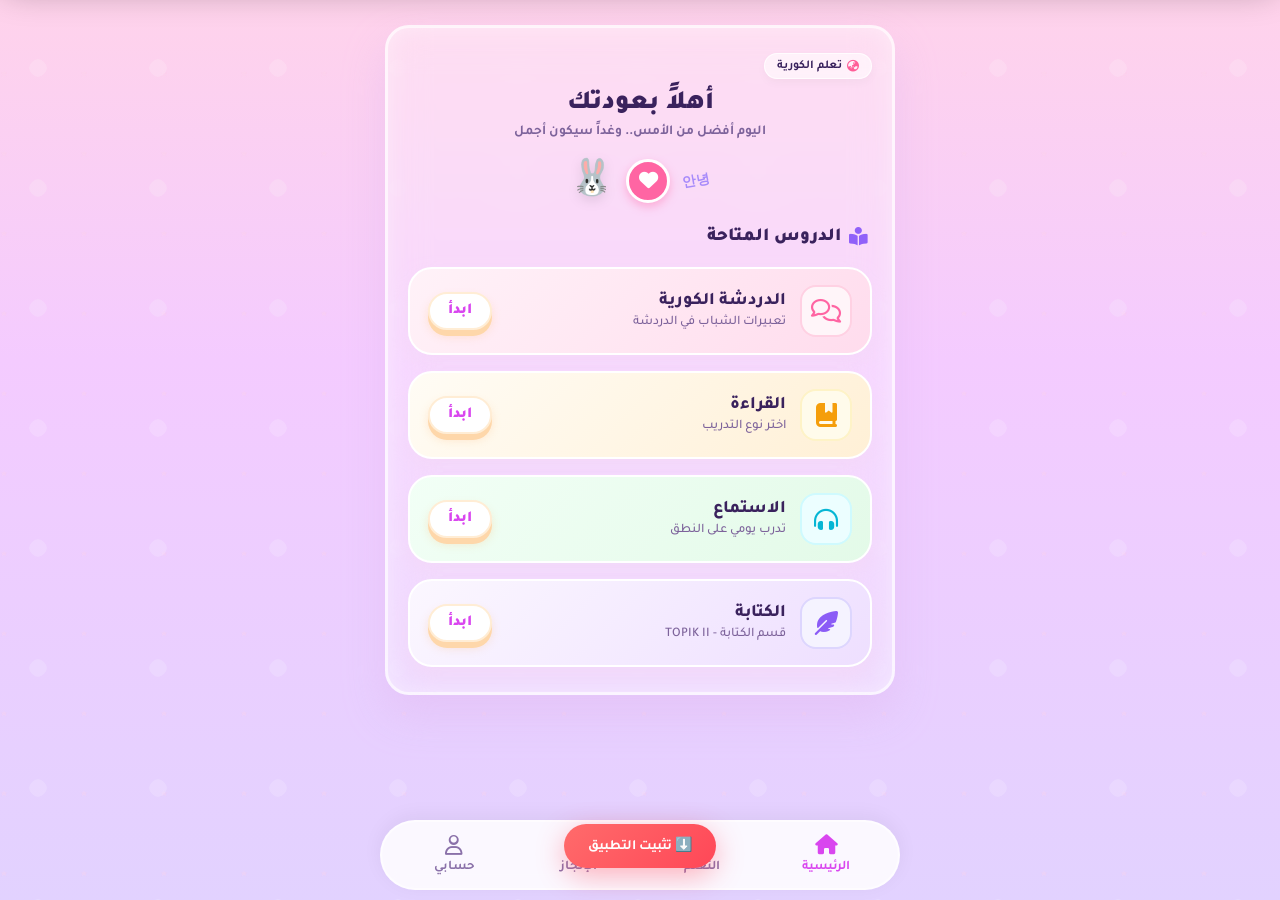
<file: index.html>
<!DOCTYPE html>
<html lang="ar" dir="rtl">
<head>
    <meta charset="UTF-8">
    <meta name="viewport" content="width=device-width, initial-scale=1.0, viewport-fit=cover, user-scalable=no">
    <title>تعلم الكورية</title>
    <meta name="theme-color" content="#1a1a2e">
    <meta name="apple-mobile-web-app-capable" content="yes">
    <meta name="apple-mobile-web-app-status-bar-style" content="black-translucent">
    <meta name="apple-mobile-web-app-title" content="تعلم الكورية">
    <link rel="preconnect" href="https://fonts.googleapis.com">
    <link rel="preconnect" href="https://fonts.gstatic.com" crossorigin>
    <link href="https://fonts.googleapis.com/css2?family=Tajawal:wght@400;500;700;900&family=Fredoka:wght@400;600;700&display=swap" rel="stylesheet">
    <link rel="stylesheet" href="https://cdnjs.cloudflare.com/ajax/libs/font-awesome/6.4.0/css/all.min.css">
    <link rel="stylesheet" href="style.css">
    <link rel="manifest" href="manifest.json">
    <!-- ✅ يمنع ظهور أي شيء حتى يقرر السكربت أي شاشة يعرض -->
    <style>
        body{visibility:hidden;}
        
        /* ✅ أنماط PWA الإضافية */
        .install-banner {
            position: fixed;
            top: 0;
            left: 0;
            right: 0;
            z-index: 9999;
            background: linear-gradient(135deg, #1a1a2e 0%, #2d2d4a 100%);
            color: #fff;
            display: flex;
            align-items: center;
            gap: 12px;
            padding: 14px 16px;
            padding-top: max(14px, env(safe-area-inset-top, 14px));
            transform: translateY(-120%);
            transition: transform 0.5s cubic-bezier(0.34, 1.56, 0.64, 1);
            box-shadow: 0 8px 32px rgba(0,0,0,0.25);
            border-radius: 0 0 20px 20px;
        }
        .install-banner.visible {
            transform: translateY(0);
        }
        .install-banner-icon {
            width: 44px;
            height: 44px;
            border-radius: 10px;
            background: linear-gradient(135deg, #ff6b6b, #ff8e8e);
            display: flex;
            align-items: center;
            justify-content: center;
            font-size: 22px;
            flex-shrink: 0;
            box-shadow: 0 4px 16px rgba(255,107,107,0.35);
        }
        .install-banner-info {
            flex: 1;
            min-width: 0;
        }
        .install-banner-title {
            font-weight: 700;
            font-size: 14px;
        }
        .install-banner-subtitle {
            font-size: 11px;
            opacity: 0.75;
            margin-top: 2px;
        }
        .install-banner-btn {
            background: #fff;
            color: #1a1a2e;
            border: none;
            padding: 10px 18px;
            border-radius: 999px;
            font-weight: 700;
            font-size: 13px;
            cursor: pointer;
            white-space: nowrap;
            font-family: 'Tajawal', sans-serif;
            transition: all 0.2s ease;
            box-shadow: 0 4px 14px rgba(255,255,255,0.2);
        }
        .install-banner-btn:active {
            transform: scale(0.94);
            background: #f0f0f0;
        }
        .install-banner-close {
            background: none;
            border: none;
            color: rgba(255,255,255,0.6);
            font-size: 18px;
            cursor: pointer;
            padding: 6px;
            flex-shrink: 0;
            transition: color 0.2s ease;
        }
        .install-banner-close:active {
            color: #fff;
        }
        .floating-install-btn {
            position: fixed;
            bottom: calc(72px + env(safe-area-inset-bottom, 12px) + 80px);
            left: 50%;
            transform: translateX(-50%) translateY(120px);
            z-index: 999;
            background: linear-gradient(135deg, #ff6b6b 0%, #ff4757 100%);
            color: #fff;
            border: none;
            padding: 12px 24px;
            border-radius: 999px;
            font-weight: 700;
            font-size: 14px;
            cursor: pointer;
            font-family: 'Tajawal', sans-serif;
            display: flex;
            align-items: center;
            gap: 8px;
            box-shadow: 0 8px 28px rgba(255,71,87,0.4);
            transition: transform 0.5s cubic-bezier(0.34, 1.56, 0.64, 1), box-shadow 0.2s ease;
            white-space: nowrap;
            animation: floatPulse 3s ease-in-out infinite;
        }
        .floating-install-btn.visible {
            transform: translateX(-50%) translateY(0);
        }
        .floating-install-btn:active {
            transform: translateX(-50%) scale(0.93);
            box-shadow: 0 4px 16px rgba(255,71,87,0.5);
        }
        @keyframes floatPulse {
            0%,100% { box-shadow: 0 8px 28px rgba(255,71,87,0.4); }
            50% { box-shadow: 0 14px 38px rgba(255,71,87,0.6), 0 0 0 12px rgba(255,107,107,0.08); }
        }
    </style>
</head>
<body>
    <!-- ========== شريط تثبيت PWA العلوي ========== -->
    <div class="install-banner" id="installBanner">
        <div class="install-banner-icon">📱</div>
        <div class="install-banner-info">
            <div class="install-banner-title">تثبيت التطبيق</div>
            <div class="install-banner-subtitle">أضفه لشاشتك الرئيسية لتجربة أسرع</div>
        </div>
        <button class="install-banner-btn" id="installBannerBtn" onclick="triggerInstall()">تثبيت</button>
        <button class="install-banner-close" onclick="dismissInstallBanner()">✕</button>
    </div>
    
    <!-- ========== زر تثبيت PWA العائم ========== -->
    <button class="floating-install-btn" id="floatingInstallBtn" onclick="triggerInstall()">⬇️ تثبيت التطبيق</button>

    <!-- ========== الشريط السفلي الثابت ========== -->
    <nav class="app-navigation-bar" id="bottomNav">
        <div class="navigation-tab active-tab" data-target="home">
            <i class="fa-solid fa-house"></i><span>الرئيسية</span>
        </div>
        <div class="navigation-tab" data-target="learn">
            <i class="fa-solid fa-graduation-cap"></i><span>التعلم</span>
        </div>
        <div class="navigation-tab" data-target="achievements">
            <i class="fa-solid fa-fire"></i><span>الإنجاز</span>
        </div>
        <div class="navigation-tab" data-target="profile">
            <i class="fa-regular fa-user"></i><span>حسابي</span>
        </div>
    </nav>

    <!-- ========== حاوية الشاشات ========== -->
    <div class="screens-container">
        <!-- ========== الشاشة الرئيسية ========== -->
        <div class="app-screen active-screen" id="home-screen">
            <div class="top-badge-container"><div class="top-badge"><i class="fa-solid fa-earth-asia"></i><span>تعلم الكورية</span></div></div>
            <div class="welcome-header">
                <h1>أهلاً بعودتك</h1>
                <p id="dailyQuote">الألف ميل يبدأ بخطوة ~ لا تستصغر جهدك</p>
                <div class="mascot-area">
                    <span class="korean-bubble">안녕</span>
                    <div class="heart-icon-wrapper"><i class="fa-solid fa-heart"></i></div>
                    <span class="rabbit-mascot">🐰</span>
                </div>
            </div>
            <div class="section-heading"><i class="fa-solid fa-book-open-reader"></i><span>الدروس المتاحة</span></div>
            <div class="cards-list">
                <div class="custom-card bg-chat" onclick="goToChatWithDelay()">
                    <div class="card-main-body"><div class="media-badge"><i class="fa-regular fa-comments"></i></div><div class="card-text-details"><h3>الدردشة الكورية</h3><p>تعبيرات الشباب في الدردشة</p></div></div>
                    <button class="action-button">ابدأ</button>
                </div>
                <!-- بطاقة القراءة بعد التعديل -->
                <div class="custom-card bg-read" onclick="openReading()">
                    <div class="card-main-body">
                        <div class="media-badge"><i class="fa-solid fa-book-bookmark"></i></div>
                        <div class="card-text-details"><h3>القراءة</h3><p>اختر نوع التدريب</p></div>
                    </div>
                    <button class="action-button">ابدأ</button>
                </div>
                <div class="custom-card bg-listen" onclick="openListening()">
                    <div class="card-main-body"><div class="media-badge"><i class="fa-solid fa-headphones-simple"></i></div><div class="card-text-details"><h3>الاستماع</h3><p>تدرب يومي على النطق</p></div></div>
                    <button class="action-button">ابدأ</button>
                </div>
                <div class="custom-card bg-write" onclick="openWriting()">
                    <div class="card-main-body"><div class="media-badge"><i class="fa-solid fa-feather-pointed"></i></div><div class="card-text-details"><h3>الكتابة</h3><p>قسم الكتابة - TOPIK II</p></div></div>
                    <button class="action-button">ابدأ</button>
                </div>
            </div>
        </div>

        <!-- ========== شاشة التعلم ========== -->
        <div class="app-screen" id="learn-screen">
            <div class="top-badge-container"><div class="top-badge"><i class="fa-solid fa-graduation-cap"></i><span>مركز التعلم</span></div></div>
            <div class="learn-card">
                <div class="learn-icon">💡</div>
                <div class="learn-content">
                    <div class="learn-title">نصيحة اليوم</div>
                    <div class="learn-text" id="tipText">حاول أن تتعلم 5 كلمات جديدة يوميًا واستخدمها في جمل.</div>
                    <button class="learn-refresh" onclick="refreshTip()"><i class="fa-solid fa-rotate"></i> نصيحة أخرى</button>
                </div>
            </div>
            <div class="learn-card topik-style">
                <div class="learn-icon">📝</div>
                <div class="learn-content">
                    <div class="learn-title">🎯 هل تعلم عن TOPIK؟</div>
                    <div class="learn-text" id="topikText">امتحان TOPIK I يتكون من 30 سؤال استماع و 30 سؤال قراءة.</div>
                    <button class="learn-refresh" onclick="refreshTopik()"><i class="fa-solid fa-rotate"></i> معلومة أخرى</button>
                </div>
            </div>
            <div class="learn-card motivation-style">
                <div class="learn-icon">💪</div>
                <div class="learn-content">
                    <div class="learn-title">🌟 تحفيز</div>
                    <div class="learn-text" id="motivationText">كل حرف تتعلمه يقرّبك من حلمك. لا تتوقف!</div>
                    <button class="learn-refresh" onclick="refreshMotivation()"><i class="fa-solid fa-rotate"></i> تحفيز آخر</button>
                </div>
            </div>
        </div>

        <!-- ========== شاشة الإنجازات ========== -->
        <div class="app-screen" id="achievements-screen">
            <div class="top-badge-container"><div class="top-badge"><i class="fa-solid fa-fire"></i><span>الإنجازات</span></div></div>
            <div class="progress-section">
                <div class="progress-label"><span>📚 القصص المكتملة</span><span id="progressText">0 / 40</span></div>
                <div class="progress-bar"><div class="progress-fill" id="progressFill"></div><div class="progress-character" id="progressCharacter">🐰</div></div>
                <div class="stars-row" id="starsRow"></div>
            </div>
            <div class="stats-grid">
                <div class="stat-card"><div class="stat-emoji">📖</div><div class="stat-value" id="statStories">0</div><div class="stat-label">قصص مكتملة</div></div>
                <div class="stat-card"><div class="stat-emoji">⚡</div><div class="stat-value" id="statXP">0</div><div class="stat-label">نقطة خبرة</div></div>
                <div class="stat-card"><div class="stat-emoji">🎧</div><div class="stat-value" id="statListening">0</div><div class="stat-label">تمارين استماع</div></div>
                <div class="stat-card"><div class="stat-emoji">✍️</div><div class="stat-value" id="statWriting">0</div><div class="stat-label">تمارين كتابة</div></div>
            </div>
            <div><div class="badges-title">🎖️ الشارات</div><div class="badges-grid" id="badgesGrid"></div></div>
            <div class="encouragement" id="encouragementMsg">🐰 كل قصة تقرّبك من القمة!</div>
        </div>

        <!-- ========== شاشة الحساب ========== -->
        <div class="app-screen" id="profile-screen">
            <div class="top-badge-container"><div class="top-badge"><i class="fa-regular fa-user"></i><span>حسابي</span></div></div>
            <div id="profileSection">
                <div class="profile-info-card">
                    <div class="avatar-circle" id="userAvatar">😊</div>
                    <div class="profile-details"><h1 id="userName">متعلم</h1><p>تقدمك محفوظ على هذا الجهاز</p></div>
                    <button class="edit-profile-btn" onclick="openEditProfile()"><i class="fa-solid fa-pen-to-square"></i> تعديل</button>
                </div>
                <div class="streak-card">
                    <div class="streak-icon">🔥</div>
                    <div class="streak-info"><span class="streak-number" id="streakDays">0</span><span class="streak-label">يوم متتالي من التعلم</span></div>
                    <div class="streak-message" id="streakMessage">استمر، أنت تتحسن!</div>
                </div>
                <div class="stats-detailed">
                    <div class="stat-item"><i class="fa-solid fa-clock"></i><span class="stat-detail-value" id="totalHours">0</span><span class="stat-detail-label">ساعة تعلم</span></div>
                    <div class="stat-item"><i class="fa-solid fa-check-circle"></i><span class="stat-detail-value" id="completionRate">0%</span><span class="stat-detail-label">معدل الإتمام</span></div>
                    <div class="stat-item"><i class="fa-solid fa-book"></i><span class="stat-detail-value" id="totalItems">0</span><span class="stat-detail-label">عنصر مكتمل</span></div>
                </div>
                <div id="editProfileSection" style="display:none;">
                    <div class="profile-customize">
                        <p>🎨 خصّص ملفك:</p>
                        <input type="text" id="customName" class="login-input" placeholder="أدخل اسمك">
                        <div class="avatar-picker" id="avatarPicker">
                            <span class="avatar-option" data-avatar="😊">😊</span><span class="avatar-option" data-avatar="🐰">🐰</span>
                            <span class="avatar-option" data-avatar="🦊">🦊</span><span class="avatar-option" data-avatar="🐱">🐱</span>
                            <span class="avatar-option" data-avatar="🐶">🐶</span><span class="avatar-option" data-avatar="👽">👽</span>
                        </div>
                        <button class="login-btn email-btn" onclick="saveCustomProfile()">💾 حفظ التغييرات</button>
                        <button class="login-btn secondary-btn" onclick="closeEditProfile()">إلغاء</button>
                    </div>
                </div>
                <a href="privacy-policy.html" target="_blank" class="logout-btn" style="text-decoration:none; display:flex; justify-content:center; align-items:center; gap:8px; margin-bottom:10px;">
                    <i class="fa-solid fa-shield-halved"></i> سياسة الخصوصية
                </a>
                <button class="logout-btn" onclick="handleLogout()"><i class="fa-solid fa-arrows-rotate"></i> إعادة تعيين التقدم</button>
            </div>
        </div>

        <!-- ========== شاشة قائمة القصص ========== -->
        <div class="app-screen" id="stories-screen">
            <div class="top-bar">
                <button class="back-to-home-btn" onclick="switchToMainScreen()"><i class="fa-solid fa-arrow-right"></i> الرئيسية</button>
                Story Time
            </div>
            <div class="tabs">
                <div class="tab active" onclick="showTab(0)">قصص اطفال 🐥</div>
                <div class="tab" onclick="showTab(1)">قصص ممتعة 👀</div>
                <div class="tab" onclick="showTab(2)">قصص عاطفية 💞</div>
                <div class="tab" onclick="showTab(3)">قصص رعب 💀</div>
            </div>
            <div id="content" class="container"></div>
        </div>

        <!-- ========== شاشات القصص التفصيلية (0-9) ========== -->
        <!-- القصة 0: الكنة المطلقة للريح -->
        <div class="story-view-screen" id="story-screen-0" style="display:none;">
            <div class="back-btn" onclick="switchToStoriesList()"><i class="fa-solid fa-arrow-right"></i> رجوع</div>
            <h1 style="text-align:center;font-weight:900;">💨 방귀쟁이 며느리</h1>
            <div class="listen-btn" id="audioBtn0" onclick="toggleAudio(0)"><span id="btnContent0"><i class="fa-solid fa-play"></i> <span>تشغيل الصوت</span></span></div>
            <div class="tts-status" id="ttsStatus0"></div>
            <div class="story-container" id="storyText0"></div>
            <div class="lesson">
                <strong>📌 الدرس المستفاد من القصة</strong><br>
                الصدق والطبيعة هما أساس الراحة، فكتمان الأمور الطبيعية قد يسبب ضرراً أكبر.<br>
                الكنة المسكينة عانت طويلاً بسبب خجلها، لكن عندما تحررت من هذا القيد، اكتشف الجميع أن ما كانت تخفيه يمكن أن يكون نعمة ومصدر فخر.<br>
                المغزى: لا تخجل من طبيعتك، فما تعتبره عيباً قد يكون مصدر قوتك الحقيقية.
            </div>
            <div class="action-button-done" onclick="completeStoryAndGoBack()">لقد أنهيت القصة بنجاح! 🎉</div>
        </div>
        <!-- القصة 1: الأرنب والسلحفاة -->
        <div class="story-view-screen" id="story-screen-1" style="display:none;">
            <div class="back-btn" onclick="switchToStoriesList()"><i class="fa-solid fa-arrow-right"></i> رجوع</div>
            <h1 style="text-align:center;font-weight:900;">🐰🐢 토끼와 거북이</h1>
            <div class="listen-btn" id="audioBtn1" onclick="toggleAudio(1)"><span id="btnContent1"><i class="fa-solid fa-play"></i> <span>تشغيل الصوت</span></span></div>
            <div class="tts-status" id="ttsStatus1"></div>
            <div class="story-container" id="storyText1"></div>
            <div class="lesson">
                <strong>📌 الدرس المستفاد من القصة</strong><br>
                النجاح لا يحتاج سرعة… يحتاج استمرار.<br>
                السلحفاة ما فازت لأنها خارقة. فازت لأنها كانت تمشي حتى لما ما كان أحد شايفها.<br>
                المغزى: اللي يكمل للنهاية يفوز… مو اللي يبدأ بسرعة ويغفل في الطريق.
            </div>
            <div class="action-button-done" onclick="completeStoryAndGoBack()">لقد أنهيت القصة بنجاح! 🎉</div>
        </div>
        <!-- القصة 2: هونغبو ونولبو -->
        <div class="story-view-screen" id="story-screen-2" style="display:none;">
            <div class="back-btn" onclick="switchToStoriesList()"><i class="fa-solid fa-arrow-right"></i> رجوع</div>
            <h1 style="text-align:center;font-weight:900;">🐦 흥부와 놀부</h1>
            <div class="listen-btn" id="audioBtn2" onclick="toggleAudio(2)"><span id="btnContent2"><i class="fa-solid fa-play"></i> <span>تشغيل الصوت</span></span></div>
            <div class="tts-status" id="ttsStatus2"></div>
            <div class="story-container" id="storyText2"></div>
            <div class="lesson">
                <strong>📌 الدرس المستفاد من القصة</strong><br>
                الطيب والخير يرجعان لصاحبهما دائماً، أما الطمع والجشع فلا يجلبان إلا الخسارة.<br>
                흥부 (هُنغبو) ساعد عصفوراً صغيراً بقلب نقي فكافأته الحياة بالثراء الكافي والأمان.<br>
                المغزى: ازرع الخير بنية صادقة ولا تحسد الآخرين، فالقناعة كنز والطمع يفسد كل شيء.
            </div>
            <div class="action-button-done" onclick="completeStoryAndGoBack()">لقد أنهيت القصة بنجاح! 🎉</div>
        </div>
        <!-- القصة 3: الأرنب والنمر -->
        <div class="story-view-screen" id="story-screen-3" style="display:none;">
            <div class="back-btn" onclick="switchToStoriesList()"><i class="fa-solid fa-arrow-right"></i> رجوع</div>
            <h1 style="text-align:center;font-weight:900;">🐰🐯 토끼와 호랑이</h1>
            <div class="listen-btn" id="audioBtn3" onclick="toggleAudio(3)"><span id="btnContent3"><i class="fa-solid fa-play"></i> <span>تشغيل الصوت</span></span></div>
            <div class="tts-status" id="ttsStatus3"></div>
            <div class="story-container" id="storyText3"></div>
            <div class="lesson">
                <strong>📌 الدرس المستفاد من القصة</strong><br>
                القوة البدنية وحدها لا تكفي إذا غاب العقل والتفكير اللماح.<br>
                الأرنب الصغير استطاع النجاة من النمر المفترس ليس لأنه أقوى، بل لأنه استخدم ذكاءه وهدوءه في وقت الشدة.<br>
                المغزى: لا تخف من المشاكل الكبيرة، فالحيلة الذكية والهدوء يمكنهما هزيمة أي خطر تواجهه.
            </div>
            <div class="action-button-done" onclick="completeStoryAndGoBack()">لقد أنهيت القصة بنجاح! 🎉</div>
        </div>
        <!-- القصة 4: ينبوع الشباب السحري -->
        <div class="story-view-screen" id="story-screen-4" style="display:none;">
            <div class="back-btn" onclick="switchToStoriesList()"><i class="fa-solid fa-arrow-right"></i> رجوع</div>
            <h1 style="text-align:center;font-weight:900;">💧 젊어지는 샘물</h1>
            <div class="listen-btn" id="audioBtn4" onclick="toggleAudio(4)"><span id="btnContent4"><i class="fa-solid fa-play"></i> <span>تشغيل الصوت</span></span></div>
            <div class="tts-status" id="ttsStatus4"></div>
            <div class="story-container" id="storyText4"></div>
            <div class="lesson">
                <strong>📌 الدرس المستفاد من القصة</strong><br>
                الطمع والجشع دائماً ما يؤديان إلى نتائج عكسية ومضحكة أحياناً!<br>
                الزوجان الطيبان أخذا من ينبوع الشباب ما يكفيهما فقط ليعيشا بصحة وسعادة، بينما العجوز الطماع أراد أن يأخذ كل شيء فخسر كل شيء حتى عمره وعقله.<br>
                المغزى: القناعة كنز لا يفنى، وخذ من الدنيا ما يكفيك ولا تبالغ.
            </div>
            <div class="action-button-done" onclick="completeStoryAndGoBack()">لقد أنهيت القصة بنجاح! 🎉</div>
        </div>
        <!-- القصة 5: بيضة الحمار -->
        <div class="story-view-screen" id="story-screen-5" style="display:none;">
            <div class="back-btn" onclick="switchToStoriesList()"><i class="fa-solid fa-arrow-right"></i> رجوع</div>
            <h1 style="text-align:center;font-weight:900;">🍉 당나귀 알</h1>
            <div class="listen-btn" id="audioBtn5" onclick="toggleAudio(5)"><span id="btnContent5"><i class="fa-solid fa-play"></i> <span>تشغيل الصوت</span></span></div>
            <div class="tts-status" id="ttsStatus5"></div>
            <div class="story-container" id="storyText5"></div>
            <div class="lesson">
                <strong>📌 الدرس المستفاد من القصة</strong><br>
                السذاجة الزائدة قد تجعل الإنسان أضحوكة بين الناس.<br>
                الشاب القروي دفع مبلغاً كبيراً لشراء بطيخة ظناً أنها بيضة حمار، ثم طارد أرنباً معتقداً أنه صغير الحمار.<br>
                المغزى: العلم والمعرفة ضروريان قبل اتخاذ أي قرار، واسأل أهل الخبرة قبل أن تنخدع.
            </div>
            <div class="action-button-done" onclick="completeStoryAndGoBack()">لقد أنهيت القصة بنجاح! 🎉</div>
        </div>
        <!-- القصة 6: الطاحونة السحرية -->
        <div class="story-view-screen" id="story-screen-6" style="display:none;">
            <div class="back-btn" onclick="switchToStoriesList()"><i class="fa-solid fa-arrow-right"></i> رجوع</div>
            <h1 style="text-align:center;font-weight:900;">🧂 요술 맷돌</h1>
            <div class="listen-btn" id="audioBtn6" onclick="toggleAudio(6)"><span id="btnContent6"><i class="fa-solid fa-play"></i> <span>تشغيل الصوت</span></span></div>
            <div class="tts-status" id="ttsStatus6"></div>
            <div class="story-container" id="storyText6"></div>
            <div class="lesson">
                <strong>📌 الدرس المستفاد من القصة</strong><br>
                الطمع والسرقة لا يجلبان إلا الهلاك، وأن ما تأخذه بغير حق سيغرقك في النهاية.<br>
                اللص الطماع سرق الطاحونة السحرية وأراد الملح، لكنه لم يعرف كيف يوقفها فغرقت سفينته.<br>
                المغزى: القناعة راحة، والطمع هلاك، ولا تأخذ شيئاً ليس من حقك.
            </div>
            <div class="action-button-done" onclick="completeStoryAndGoBack()">لقد أنهيت القصة بنجاح! 🎉</div>
        </div>
        <!-- القصة 7: محاكمة الأرنب -->
        <div class="story-view-screen" id="story-screen-7" style="display:none;">
            <div class="back-btn" onclick="switchToStoriesList()"><i class="fa-solid fa-arrow-right"></i> رجوع</div>
            <h1 style="text-align:center;font-weight:900;">⚖️ 토끼의 재판</h1>
            <div class="listen-btn" id="audioBtn7" onclick="toggleAudio(7)"><span id="btnContent7"><i class="fa-solid fa-play"></i> <span>تشغيل الصوت</span></span></div>
            <div class="tts-status" id="ttsStatus7"></div>
            <div class="story-container" id="storyText7"></div>
            <div class="lesson">
                <strong>📌 الدرس المستفاد من القصة</strong><br>
                الذكاء ينتصر على القوة الغاشمة، والتروي والحكمة ينقذان من المواقف الصعبة.<br>
                الأرنب الذكي استخدم حيلة بسيطة لإعادة النمر إلى الحفرة التي خرج منها، وأنقذ المسافر الطيب.<br>
                المغزى: العقل هو أقوى سلاح، والذكاء في التصرف ينقذك من أصعب المواقف.
            </div>
            <div class="action-button-done" onclick="completeStoryAndGoBack()">لقد أنهيت القصة بنجاح! 🎉</div>
        </div>
        <!-- القصة 8: الديك والتاج -->
        <div class="story-view-screen" id="story-screen-8" style="display:none;">
            <div class="back-btn" onclick="switchToStoriesList()"><i class="fa-solid fa-arrow-right"></i> رجوع</div>
            <h1 style="text-align:center;font-weight:900;">🐓 수탉과 왕관</h1>
            <div class="listen-btn" id="audioBtn8" onclick="toggleAudio(8)"><span id="btnContent8"><i class="fa-solid fa-play"></i> <span>تشغيل الصوت</span></span></div>
            <div class="tts-status" id="ttsStatus8"></div>
            <div class="story-container" id="storyText8"></div>
            <div class="lesson">
                <strong>📌 الدرس المستفاد من القصة</strong><br>
                لا تنخدع بكلام المتملقين، وتعلم أن تميز أصدقاءك الحقيقيين من المنافقين.<br>
                الديك خسر تاجه الجميل لأنه صدق كلام الثعلب المخادع وأعجب بمديحه الكاذب.<br>
                المغزى: الغرور والثقة العمياء بالغرباء يؤديان إلى الخسارة، فكن حذراً ولا تصدق كل ما يقال.
            </div>
            <div class="action-button-done" onclick="completeStoryAndGoBack()">لقد أنهيت القصة بنجاح! 🎉</div>
        </div>
        <!-- القصة 9: الفئران والجرس -->
        <div class="story-view-screen" id="story-screen-9" style="display:none;">
            <div class="back-btn" onclick="switchToStoriesList()"><i class="fa-solid fa-arrow-right"></i> رجوع</div>
            <h1 style="text-align:center;font-weight:900;">🐭 생쥐들과 방울</h1>
            <div class="listen-btn" id="audioBtn9" onclick="toggleAudio(9)"><span id="btnContent9"><i class="fa-solid fa-play"></i> <span>تشغيل الصوت</span></span></div>
            <div class="tts-status" id="ttsStatus9"></div>
            <div class="story-container" id="storyText9"></div>
            <div class="lesson">
                <strong>📌 الدرس المستفاد من القصة</strong><br>
                أفضل الخطط لا قيمة لها إن لم توجد الشجاعة لتنفيذها.<br>
                الفئران اجتمعت ووضعت خطة عبقرية لتعليق جرس في رقبة القط، لكن لم يتطوع أحد للتنفيذ.<br>
                المغزى: التنظير سهل، لكن التنفيذ يحتاج شجاعة. لا تكتفِ بالكلام الجميل.
            </div>
            <div class="action-button-done" onclick="completeStoryAndGoBack()">لقد أنهيت القصة بنجاح! 🎉</div>
        </div>

        <!-- ========== شاشات قصص الرعب (10-19) ========== -->
        <!-- القصة 10 -->
        <div class="story-view-screen" id="story-screen-10" style="display:none;">
            <div class="back-btn" onclick="switchToStoriesList()"><i class="fa-solid fa-arrow-right"></i> رجوع</div>
            <h1 style="text-align:center;font-weight:900;">👁️ 사각지대</h1>
            <div class="listen-btn" id="audioBtn10" onclick="toggleAudio(10)"><span id="btnContent10"><i class="fa-solid fa-play"></i> <span>تشغيل الصوت</span></span></div>
            <div class="tts-status" id="ttsStatus10"></div>
            <div class="story-container" id="storyText10"></div>
            <div class="lesson">
                <strong>📌 الدرس المستفاد من القصة</strong><br>
                الرعب الحقيقي لا يأتي من الخارج، بل من أعماق النفس البشرية حين تفقد السيطرة على جسدها وعقلها.
            </div>
            <div class="action-button-done" onclick="completeStoryAndGoBack()">لقد أنهيت القصة بنجاح! 🎉</div>
        </div>
        <!-- القصة 11 -->
        <div class="story-view-screen" id="story-screen-11" style="display:none;">
            <div class="back-btn" onclick="switchToStoriesList()"><i class="fa-solid fa-arrow-right"></i> رجوع</div>
            <h1 style="text-align:center;font-weight:900;">🛏️ 7번 병상</h1>
            <div class="listen-btn" id="audioBtn11" onclick="toggleAudio(11)"><span id="btnContent11"><i class="fa-solid fa-play"></i> <span>تشغيل الصوت</span></span></div>
            <div class="tts-status" id="ttsStatus11"></div>
            <div class="story-container" id="storyText11"></div>
            <div class="lesson">
                <strong>📌 الدرس المستفاد من القصة</strong><br>
                أحياناً يكون العقل البشري أعظم سجّان لنفسه، نبني أوهاماً كاملة لنحمي أنفسنا من حقيقة لا نستطيع مواجهتها.
            </div>
            <div class="action-button-done" onclick="completeStoryAndGoBack()">لقد أنهيت القصة بنجاح! 🎉</div>
        </div>
        <!-- القصة 12 -->
        <div class="story-view-screen" id="story-screen-12" style="display:none;">
            <div class="back-btn" onclick="switchToStoriesList()"><i class="fa-solid fa-arrow-right"></i> رجوع</div>
            <h1 style="text-align:center;font-weight:900;">📞 집 안에서 걸려 온 전화</h1>
            <div class="listen-btn" id="audioBtn12" onclick="toggleAudio(12)"><span id="btnContent12"><i class="fa-solid fa-play"></i> <span>تشغيل الصوت</span></span></div>
            <div class="tts-status" id="ttsStatus12"></div>
            <div class="story-container" id="storyText12"></div>
            <div class="lesson">
                <strong>📌 الدرس المستفاد من القصة</strong><br>
                الخطر الحقيقي قد لا يكون خلف باب موصد، بل قد يكون أقرب إلينا مما نتصور... مختبئاً في الظلال داخل منازلنا.
            </div>
            <div class="action-button-done" onclick="completeStoryAndGoBack()">لقد أنهيت القصة بنجاح! 🎉</div>
        </div>
        <!-- القصة 13 -->
        <div class="story-view-screen" id="story-screen-13" style="display:none;">
            <div class="back-btn" onclick="switchToStoriesList()"><i class="fa-solid fa-arrow-right"></i> رجوع</div>
            <h1 style="text-align:center;font-weight:900;">👂 이식된 목소리</h1>
            <div class="listen-btn" id="audioBtn13" onclick="toggleAudio(13)"><span id="btnContent13"><i class="fa-solid fa-play"></i> <span>تشغيل الصوت</span></span></div>
            <div class="tts-status" id="ttsStatus13"></div>
            <div class="story-container" id="storyText13"></div>
            <div class="lesson">
                <strong>📌 الدرس المستفاد من القصة</strong><br>
                نعمة السمع قد تتحول إلى نقمة عندما تسمح لنا التكنولوجيا بسماع ما لم يُخلق لنا أن نسمعه.
            </div>
            <div class="action-button-done" onclick="completeStoryAndGoBack()">لقد أنهيت القصة بنجاح! 🎉</div>
        </div>
        <!-- القصة 14 -->
        <div class="story-view-screen" id="story-screen-14" style="display:none;">
            <div class="back-btn" onclick="switchToStoriesList()"><i class="fa-solid fa-arrow-right"></i> رجوع</div>
            <h1 style="text-align:center;font-weight:900;">📄 하얀 페이지</h1>
            <div class="listen-btn" id="audioBtn14" onclick="toggleAudio(14)"><span id="btnContent14"><i class="fa-solid fa-play"></i> <span>تشغيل الصوت</span></span></div>
            <div class="tts-status" id="ttsStatus14"></div>
            <div class="story-container" id="storyText14"></div>
            <div class="lesson">
                <strong>📌 الدرس المستفاد من القصة</strong><br>
                أكثر الأسئلة رعباً هو ذلك الذي يشكك في حقيقة وجودنا... هل نحن بشر حقيقيون أم مجرد سطور برمجية في محاكاة؟
            </div>
            <div class="action-button-done" onclick="completeStoryAndGoBack()">لقد أنهيت القصة بنجاح! 🎉</div>
        </div>
        <!-- القصة 15 -->
        <div class="story-view-screen" id="story-screen-15" style="display:none;">
            <div class="back-btn" onclick="switchToStoriesList()"><i class="fa-solid fa-arrow-right"></i> رجوع</div>
            <h1 style="text-align:center;font-weight:900;">🛗 잃어버린 층</h1>
            <div class="listen-btn" id="audioBtn15" onclick="toggleAudio(15)"><span id="btnContent15"><i class="fa-solid fa-play"></i> <span>تشغيل الصوت</span></span></div>
            <div class="tts-status" id="ttsStatus15"></div>
            <div class="story-container" id="storyText15"></div>
            <div class="lesson">
                <strong>📌 الدرس المستفاد من القصة</strong><br>
                هناك عوالم وأبعاد تعيش بين طيات واقعنا، وقد نعبرها دون أن ندري... لكن الأهم ألا ننزل أبداً في المحطة الخطأ.
            </div>
            <div class="action-button-done" onclick="completeStoryAndGoBack()">لقد أنهيت القصة بنجاح! 🎉</div>
        </div>
        <!-- القصة 16 -->
        <div class="story-view-screen" id="story-screen-16" style="display:none;">
            <div class="back-btn" onclick="switchToStoriesList()"><i class="fa-solid fa-arrow-right"></i> رجوع</div>
            <h1 style="text-align:center;font-weight:900;">🧱 벽 속의 손님</h1>
            <div class="listen-btn" id="audioBtn16" onclick="toggleAudio(16)"><span id="btnContent16"><i class="fa-solid fa-play"></i> <span>تشغيل الصوت</span></span></div>
            <div class="tts-status" id="ttsStatus16"></div>
            <div class="story-container" id="storyText16"></div>
            <div class="lesson">
                <strong>📌 الدرس المستفاد من القصة</strong><br>
                العقل المنعزل قد يخلق حقيقة بديلة كاملة ليهرب من ألم الوحدة، حتى يصبح الغريب الذي يخافه الآخرون.
            </div>
            <div class="action-button-done" onclick="completeStoryAndGoBack()">لقد أنهيت القصة بنجاح! 🎉</div>
        </div>
        <!-- القصة 17 -->
        <div class="story-view-screen" id="story-screen-17" style="display:none;">
            <div class="back-btn" onclick="switchToStoriesList()"><i class="fa-solid fa-arrow-right"></i> رجوع</div>
            <h1 style="text-align:center;font-weight:900;">📻 한밤의 라디오 방송</h1>
            <div class="listen-btn" id="audioBtn17" onclick="toggleAudio(17)"><span id="btnContent17"><i class="fa-solid fa-play"></i> <span>تشغيل الصوت</span></span></div>
            <div class="tts-status" id="ttsStatus17"></div>
            <div class="story-container" id="storyText17"></div>
            <div class="lesson">
                <strong>📌 الدرس المستفاد من القصة</strong><br>
                كم من الأصوات التي نسمعها يومياً هي حقيقية حقاً؟ وأي من العوالم التي نصدقها هي مجرد انعكاس لجدران عقولنا المريضة؟
            </div>
            <div class="action-button-done" onclick="completeStoryAndGoBack()">لقد أنهيت القصة بنجاح! 🎉</div>
        </div>
        <!-- القصة 18 -->
        <div class="story-view-screen" id="story-screen-18" style="display:none;">
            <div class="back-btn" onclick="switchToStoriesList()"><i class="fa-solid fa-arrow-right"></i> رجوع</div>
            <h1 style="text-align:center;font-weight:900;">⚖️ 과도한 무게</h1>
            <div class="listen-btn" id="audioBtn18" onclick="toggleAudio(18)"><span id="btnContent18"><i class="fa-solid fa-play"></i> <span>تشغيل الصوت</span></span></div>
            <div class="tts-status" id="ttsStatus18"></div>
            <div class="story-container" id="storyText18"></div>
            <div class="lesson">
                <strong>📌 الدرس المستفاد من القصة</strong><br>
                نخاف من الظلام مع أن أكثر الكوابيس رعباً لا تأتي من العتمة، بل من المساحات الفارغة التي نعتقد أنها آمنة.
            </div>
            <div class="action-button-done" onclick="completeStoryAndGoBack()">لقد أنهيت القصة بنجاح! 🎉</div>
        </div>
        <!-- القصة 19 -->
        <div class="story-view-screen" id="story-screen-19" style="display:none;">
            <div class="back-btn" onclick="switchToStoriesList()"><i class="fa-solid fa-arrow-right"></i> رجوع</div>
            <h1 style="text-align:center;font-weight:900;">🖼️ 움직이는 그림</h1>
            <div class="listen-btn" id="audioBtn19" onclick="toggleAudio(19)"><span id="btnContent19"><i class="fa-solid fa-play"></i> <span>تشغيل الصوت</span></span></div>
            <div class="tts-status" id="ttsStatus19"></div>
            <div class="story-container" id="storyText19"></div>
            <div class="lesson">
                <strong>📌 الدرس المستفاد من القصة</strong><br>
                بعض النظرات تبقى محفورة في الذاكرة للأبد... خاصة تلك التي تشعر أنها تراك أنت أيضاً.
            </div>
            <div class="action-button-done" onclick="completeStoryAndGoBack()">لقد أنهيت القصة بنجاح! 🎉</div>
        </div>
    </div>

    <script>
        const quotes = [
            "الألف ميل يبدأ بخطوة ~ لا تستصغر جهدك",
            "كل كلمة كورية تتعلمها تقربك من حلمك",
            "작은 노력이 모여 큰 꿈이 된다 ~ الجهود الصغيرة تبني حلماً كبيراً",
            "لا تقارن نفسك بالآخرين.. رحلتك مختلفة وجميلة",
            "힘내세요! أنت أقوى مما تتصوّر",
            "التكرار يصنع المعجزات.. تدرب ولو 5 دقائق يومياً",
            "실수해도 괜찮아요! الأخطاء دليل أنك تحاول",
            "كل خبير كان مبتدئاً في يوم من الأيام",
            "اليوم أفضل من الأمس.. وغداً سيكون أجمل",
            "파이팅! النجاح ينتظر من يستمر"
        ];
        document.addEventListener('DOMContentLoaded', function() {
            const quoteEl = document.getElementById('dailyQuote');
            if (quoteEl) quoteEl.textContent = quotes[Math.floor(Math.random() * quotes.length)];
        });
    </script>

    <script src="data.js"></script>
    <script src="data2.js"></script>
    <script src="data3.js"></script>
    <script src="data4.js"></script>
    <script src="script.js"></script>
    <script src="app-patches.js"></script>
    
    <!-- ✅ نظام PWA للتثبيت -->
    <script>
        let deferredPrompt;
        const installBanner = document.getElementById('installBanner');
        const floatingInstallBtn = document.getElementById('floatingInstallBtn');
        const DISMISS_KEY = 'installBannerDismissedAt';
        const COOLDOWN = 7 * 24 * 60 * 60 * 1000; // 7 أيام

        function isDismissed() {
            const d = localStorage.getItem(DISMISS_KEY);
            return d && (Date.now() - parseInt(d, 10) < COOLDOWN);
        }
        function showPrompts() {
            if (isDismissed()) return;
            setTimeout(() => {
                if (installBanner) installBanner.classList.add('visible');
                if (floatingInstallBtn) floatingInstallBtn.classList.add('visible');
            }, 1800);
        }
        function hidePrompts() {
            if (installBanner) installBanner.classList.remove('visible');
            if (floatingInstallBtn) floatingInstallBtn.classList.remove('visible');
        }
        function dismissInstallBanner() {
            hidePrompts();
            localStorage.setItem(DISMISS_KEY, Date.now().toString());
        }
        function triggerInstall() {
            if (deferredPrompt) {
                deferredPrompt.prompt();
                deferredPrompt.userChoice.then(function(choiceResult) {
                    if (choiceResult.outcome === 'accepted') {
                        hidePrompts();
                        localStorage.setItem(DISMISS_KEY, Date.now().toString());
                    }
                    deferredPrompt = null;
                });
            } else {
                alert('📱 لتثبيت التطبيق:\n• iPhone/iPad: اضغط زر المشاركة ثم "إضافة إلى الشاشة الرئيسية"\n• Android: اضغط ⁝ ثم "تثبيت التطبيق" أو "إضافة إلى الشاشة الرئيسية"');
                dismissInstallBanner();
            }
        }
        window.addEventListener('beforeinstallprompt', function(e) {
            e.preventDefault();
            deferredPrompt = e;
            showPrompts();
        });
        function checkInstalled() {
            if (window.matchMedia('(display-mode: standalone)').matches || navigator.standalone) {
                hidePrompts();
                return true;
            }
            return false;
        }
        window.addEventListener('load', function() {
            if (!checkInstalled() && !deferredPrompt && !isDismissed()) {
                setTimeout(function() {
                    if (!deferredPrompt && !checkInstalled()) showPrompts();
                }, 2500);
            }
        });
        document.addEventListener('click', function(e) {
            if (e.target.closest('.navigation-tab') && installBanner && installBanner.classList.contains('visible')) {
                installBanner.classList.remove('visible');
            }
        });
        console.log('✅ نظام PWA جاهز');
    </script>
    
    <!-- تسجيل Service Worker -->
    <script>
        if ('serviceWorker' in navigator) {
            window.addEventListener('load', function() {
                navigator.serviceWorker.register('service-worker.js')
                    .then(function(reg) { console.log('✅ Service Worker مسجل بنجاح'); })
                    .catch(function(err) { console.log('❌ خطأ في التسجيل:', err); });
            });
        }
    </script>
</body>
    </html>
</file>
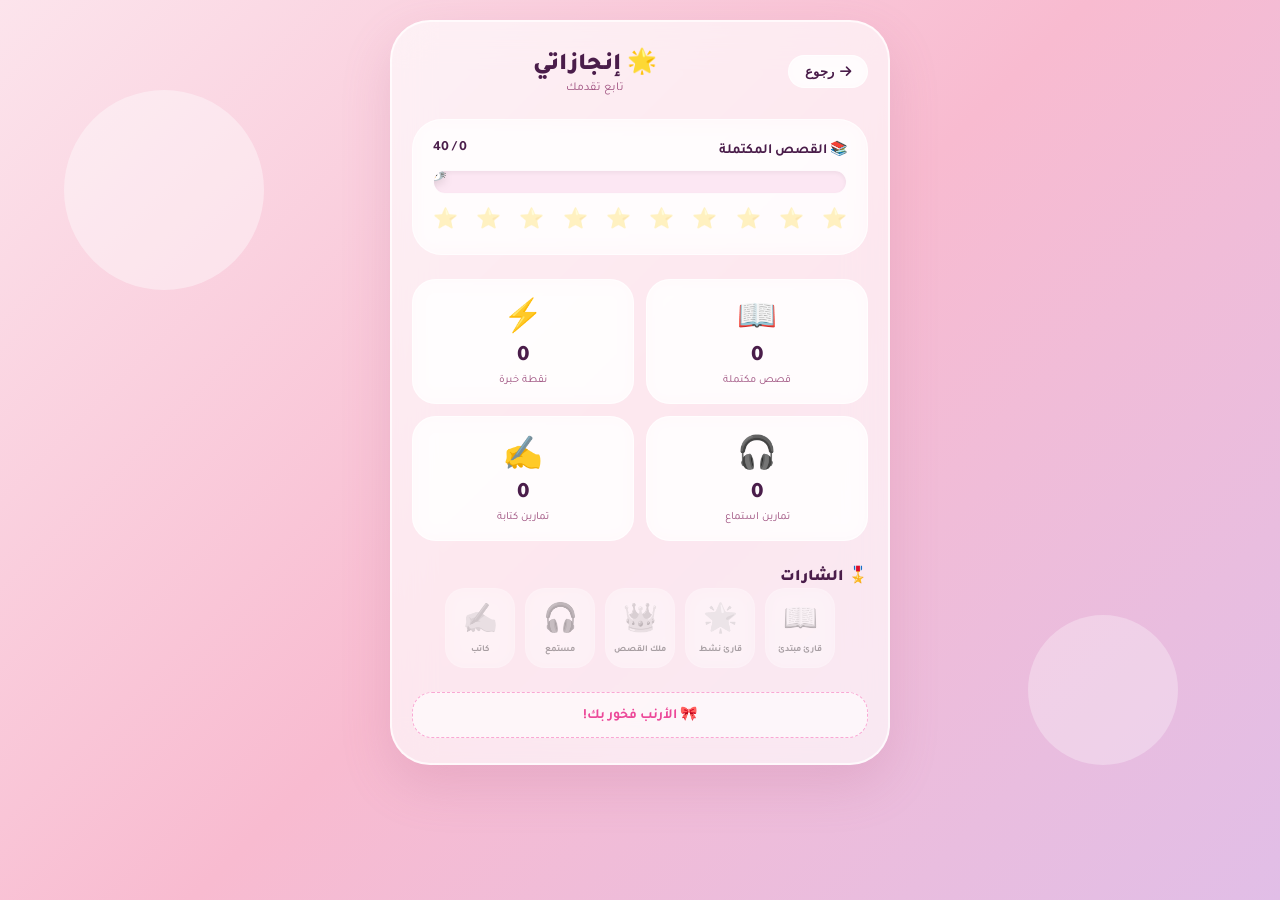
<file: achievements.html>
<!DOCTYPE html>
<html lang="ar" dir="rtl">
<head>
    <meta charset="UTF-8">
    <meta name="viewport" content="width=device-width, initial-scale=1.0">
    <title>إنجازاتي | Kawaii Progress</title>
    <link rel="stylesheet" href="https://cdnjs.cloudflare.com/ajax/libs/font-awesome/6.4.0/css/all.min.css">
    <style>
        @import url('https://fonts.googleapis.com/css2?family=Tajawal:wght@400;500;700;900&family=Fredoka:wght@400;600;700&display=swap');

        :root {
            --bg: #fdf2f8;
            --card: rgba(255,255,255,0.65);
            --border: rgba(255,255,255,0.7);
            --text: #4a1d4a;
            --accent: #f472b6;
            --star-filled: #fbbf24;
            --star-empty: #e5e7eb;
            --progress-bg: #fce7f3;
            --progress-fill: #f9a8d4;
        }

        * { box-sizing: border-box; margin: 0; padding: 0; }
        body {
            font-family: 'Tajawal', sans-serif;
            background: linear-gradient(135deg, #fce4ec 0%, #f8bbd0 50%, #e1bee7 100%);
            min-height: 100vh;
            display: flex;
            justify-content: center;
            align-items: flex-start;
            padding: clamp(12px, 2vw, 20px) 10px;
            position: relative;
            overflow-x: hidden;
        }

        /* فقاعات خلفية */
        body::before {
            content: '';
            position: fixed;
            width: 200px;
            height: 200px;
            background: rgba(255,255,255,0.4);
            border-radius: 50%;
            top: 10%;
            left: 5%;
            animation: floatBubble 6s ease-in-out infinite;
            z-index: 0;
        }
        body::after {
            content: '';
            position: fixed;
            width: 150px;
            height: 150px;
            background: rgba(255,255,255,0.3);
            border-radius: 50%;
            bottom: 15%;
            right: 8%;
            animation: floatBubble 8s ease-in-out infinite reverse;
            z-index: 0;
        }
        @keyframes floatBubble {
            0%, 100% { transform: translateY(0) scale(1); }
            50% { transform: translateY(-20px) scale(1.05); }
        }

        .screen {
            width: 100%;
            max-width: 500px;
            background: var(--card);
            backdrop-filter: blur(20px);
            -webkit-backdrop-filter: blur(20px);
            border-radius: 40px;
            border: 2px solid var(--border);
            box-shadow: 0 20px 50px rgba(180, 100, 140, 0.2);
            padding: 25px 20px;
            display: flex;
            flex-direction: column;
            gap: 24px;
            position: relative;
            z-index: 1;
        }

        .header {
            display: flex;
            align-items: center;
            gap: 10px;
        }
        .back-btn {
            background: rgba(255,255,255,0.7);
            border: 1px solid var(--border);
            padding: 8px 16px;
            border-radius: 25px;
            cursor: pointer;
            font-weight: 700;
            font-size: 13px;
            color: var(--text);
            display: flex;
            align-items: center;
            gap: 6px;
            transition: 0.2s;
            backdrop-filter: blur(10px);
        }
        .back-btn:hover { background: white; transform: translateX(3px); }
        .title-area { flex: 1; text-align: center; }
        .title-area h1 { font-weight: 900; font-size: 24px; color: var(--text); }
        .title-area p { font-size: 12px; color: #9c4d7c; }

        /* شريط التقدم الرئيسي */
        .progress-section {
            background: rgba(255,255,255,0.5);
            border-radius: 30px;
            padding: 20px;
            border: 1px solid var(--border);
            backdrop-filter: blur(10px);
        }
        .progress-label {
            display: flex;
            justify-content: space-between;
            font-weight: 700;
            font-size: 14px;
            color: var(--text);
            margin-bottom: 10px;
        }
        .progress-bar {
            height: 24px;
            background: var(--progress-bg);
            border-radius: 12px;
            overflow: hidden;
            position: relative;
            margin: 10px 0;
            border: 1px solid rgba(255,255,255,0.8);
            box-shadow: inset 0 2px 4px rgba(0,0,0,0.05);
        }
        .progress-fill {
            height: 100%;
            background: linear-gradient(90deg, #f9a8d4, #f472b6, #ec4899);
            border-radius: 12px;
            width: 0%;
            transition: width 0.8s cubic-bezier(0.22, 1, 0.36, 1);
            position: relative;
        }
        /* أرنب صغير يسير على شريط التقدم */
        .progress-character {
            position: absolute;
            top: -22px;
            left: 0%;
            font-size: 28px;
            transition: left 0.8s cubic-bezier(0.22, 1, 0.36, 1);
            z-index: 2;
            filter: drop-shadow(0 4px 4px rgba(0,0,0,0.1));
            transform: translateX(-50%);
        }
        .stars-row {
            display: flex;
            justify-content: space-between;
            margin-top: 12px;
            flex-wrap: wrap;
        }
        .star-icon {
            font-size: 20px;
            transition: transform 0.3s;
        }
        .star-icon.earned { transform: scale(1.2); }

        /* بطاقات الإحصائيات */
        .stats-grid {
            display: grid;
            grid-template-columns: 1fr 1fr;
            gap: 12px;
        }
        .stat-card {
            background: var(--card);
            border-radius: 24px;
            padding: 16px;
            text-align: center;
            border: 1px solid var(--border);
            backdrop-filter: blur(10px);
            transition: transform 0.2s;
        }
        .stat-card:hover { transform: translateY(-3px); }
        .stat-emoji { font-size: 32px; }
        .stat-value { font-weight: 900; font-size: 22px; color: var(--text); margin: 4px 0; }
        .stat-label { font-size: 11px; color: #9c4d7c; }

        /* الشارات */
        .badges-title { font-weight: 900; font-size: 16px; color: var(--text); }
        .badges-grid {
            display: flex;
            gap: 10px;
            flex-wrap: wrap;
            justify-content: center;
        }
        .badge-item {
            width: 70px;
            height: 80px;
            background: var(--card);
            border-radius: 20px;
            border: 1px solid var(--border);
            display: flex;
            flex-direction: column;
            align-items: center;
            justify-content: center;
            gap: 4px;
            backdrop-filter: blur(10px);
            transition: 0.3s;
        }
        .badge-item.locked { opacity: 0.4; filter: grayscale(100%); }
        .badge-item.unlocked { border-color: #fbbf24; background: #fff7e0; }
        .badge-icon { font-size: 28px; }
        .badge-name { font-size: 9px; font-weight: 700; color: var(--text); text-align: center; }

        /* رسالة تشجيعية */
        .encouragement {
            text-align: center;
            font-size: 14px;
            font-weight: 700;
            color: #ec4899;
            background: rgba(255,255,255,0.6);
            border-radius: 20px;
            padding: 12px;
            border: 1px dashed #f9a8d4;
        }

        @media (max-width: 520px) {
            .screen {
                max-width: 100%;
                border-radius: 30px;
                padding: 20px 16px;
            }
        }
    </style>
</head>
<body>
    <div class="screen">
        <div class="header">
            <button class="back-btn" onclick="goBack()"><i class="fa-solid fa-arrow-right"></i> رجوع</button>
            <div class="title-area">
                <h1>🌟 إنجازاتي</h1>
                <p>تابع تقدمك</p>
            </div>
        </div>

        <!-- شريط التقدم -->
        <div class="progress-section">
            <div class="progress-label">
                <span>📚 القصص المكتملة</span>
                <span id="progressText">0 / 40</span>
            </div>
            <div class="progress-bar">
                <div class="progress-fill" id="progressFill"></div>
                <div class="progress-character" id="progressCharacter">🐰</div>
            </div>
            <div class="stars-row" id="starsRow"></div>
        </div>

        <!-- إحصائيات -->
        <div class="stats-grid">
            <div class="stat-card">
                <div class="stat-emoji">📖</div>
                <div class="stat-value" id="statStories">0</div>
                <div class="stat-label">قصص مكتملة</div>
            </div>
            <div class="stat-card">
                <div class="stat-emoji">⚡</div>
                <div class="stat-value" id="statXP">0</div>
                <div class="stat-label">نقطة خبرة</div>
            </div>
            <div class="stat-card">
                <div class="stat-emoji">🎧</div>
                <div class="stat-value" id="statListening">0</div>
                <div class="stat-label">تمارين استماع</div>
            </div>
            <div class="stat-card">
                <div class="stat-emoji">✍️</div>
                <div class="stat-value" id="statWriting">0</div>
                <div class="stat-label">تمارين كتابة</div>
            </div>
        </div>

        <!-- الشارات -->
        <div>
            <div class="badges-title">🎖️ الشارات</div>
            <div class="badges-grid" id="badgesGrid"></div>
        </div>

        <!-- رسالة تشجيعية -->
        <div class="encouragement" id="encouragementMsg">
            🐰 كل قصة تقرّبك من القمة!
        </div>
    </div>

    <script>
        const ACHIEVEMENTS_KEY = 'korean_app_achievements';
        const TOTAL_STORIES = 40;

        const encouragements = [
            "🐰 كل قصة تقرّبك من القمة!",
            "🌸 أنت تتقدم بثبات.. استمر!",
            "🍰 كل صفحة تزيدك قوة!",
            "🎀 الأرنب فخور بك!",
            "🌟 أنت تصنع المعجزات يومًا بعد يوم!",
            "🍭 تعلمك جميل مثل الحلوى!",
            "💖 الكورية تحبك وأنت تحبها!"
        ];

        function getData() {
            const stored = localStorage.getItem(ACHIEVEMENTS_KEY);
            return stored ? JSON.parse(stored) : { storiesCompleted: 0, listeningCompleted: 0, writingCompleted: 0, xp: 0, badges: [] };
        }

        function buildUI() {
            const data = getData();
            const completed = Math.min(data.storiesCompleted, TOTAL_STORIES);
            const percent = (completed / TOTAL_STORIES) * 100;

            // شريط التقدم
            document.getElementById('progressFill').style.width = percent + '%';
            document.getElementById('progressText').textContent = completed + ' / ' + TOTAL_STORIES;
            const character = document.getElementById('progressCharacter');
            character.style.left = percent + '%';

            // النجوم
            const starsRow = document.getElementById('starsRow');
            starsRow.innerHTML = '';
            for (let i = 1; i <= 10; i++) {
                const threshold = (i / 10) * TOTAL_STORIES;
                const earned = completed >= threshold;
                starsRow.innerHTML += `<span class="star-icon ${earned ? 'earned' : ''}" style="opacity:${earned ? 1 : 0.3};">⭐</span>`;
            }

            // الإحصائيات
            document.getElementById('statStories').textContent = data.storiesCompleted;
            document.getElementById('statXP').textContent = data.xp;
            document.getElementById('statListening').textContent = data.listeningCompleted || 0;
            document.getElementById('statWriting').textContent = data.writingCompleted || 0;

            // الشارات
            const allBadges = [
                { id: 'first-story', icon: '📖', name: 'قارئ مبتدئ' },
                { id: 'five-stories', icon: '🌟', name: 'قارئ نشط' },
                { id: 'all-stories', icon: '👑', name: 'ملك القصص' },
                { id: 'first-listen', icon: '🎧', name: 'مستمع' },
                { id: 'first-write', icon: '✍️', name: 'كاتب' }
            ];
            const badgesGrid = document.getElementById('badgesGrid');
            badgesGrid.innerHTML = allBadges.map(b => {
                const unlocked = data.badges.includes(b.id);
                return `<div class="badge-item ${unlocked ? 'unlocked' : 'locked'}">
                    <span class="badge-icon">${b.icon}</span>
                    <span class="badge-name">${b.name}</span>
                </div>`;
            }).join('');

            // رسالة تشجيعية عشوائية
            const randomMsg = encouragements[Math.floor(Math.random() * encouragements.length)];
            document.getElementById('encouragementMsg').textContent = randomMsg;
        }

        function goBack() {
            window.location.href = 'index.html';
        }

        window.addEventListener('DOMContentLoaded', buildUI);
        window.addEventListener('pageshow', buildUI);
    </script>
</body>
</html>
</file>
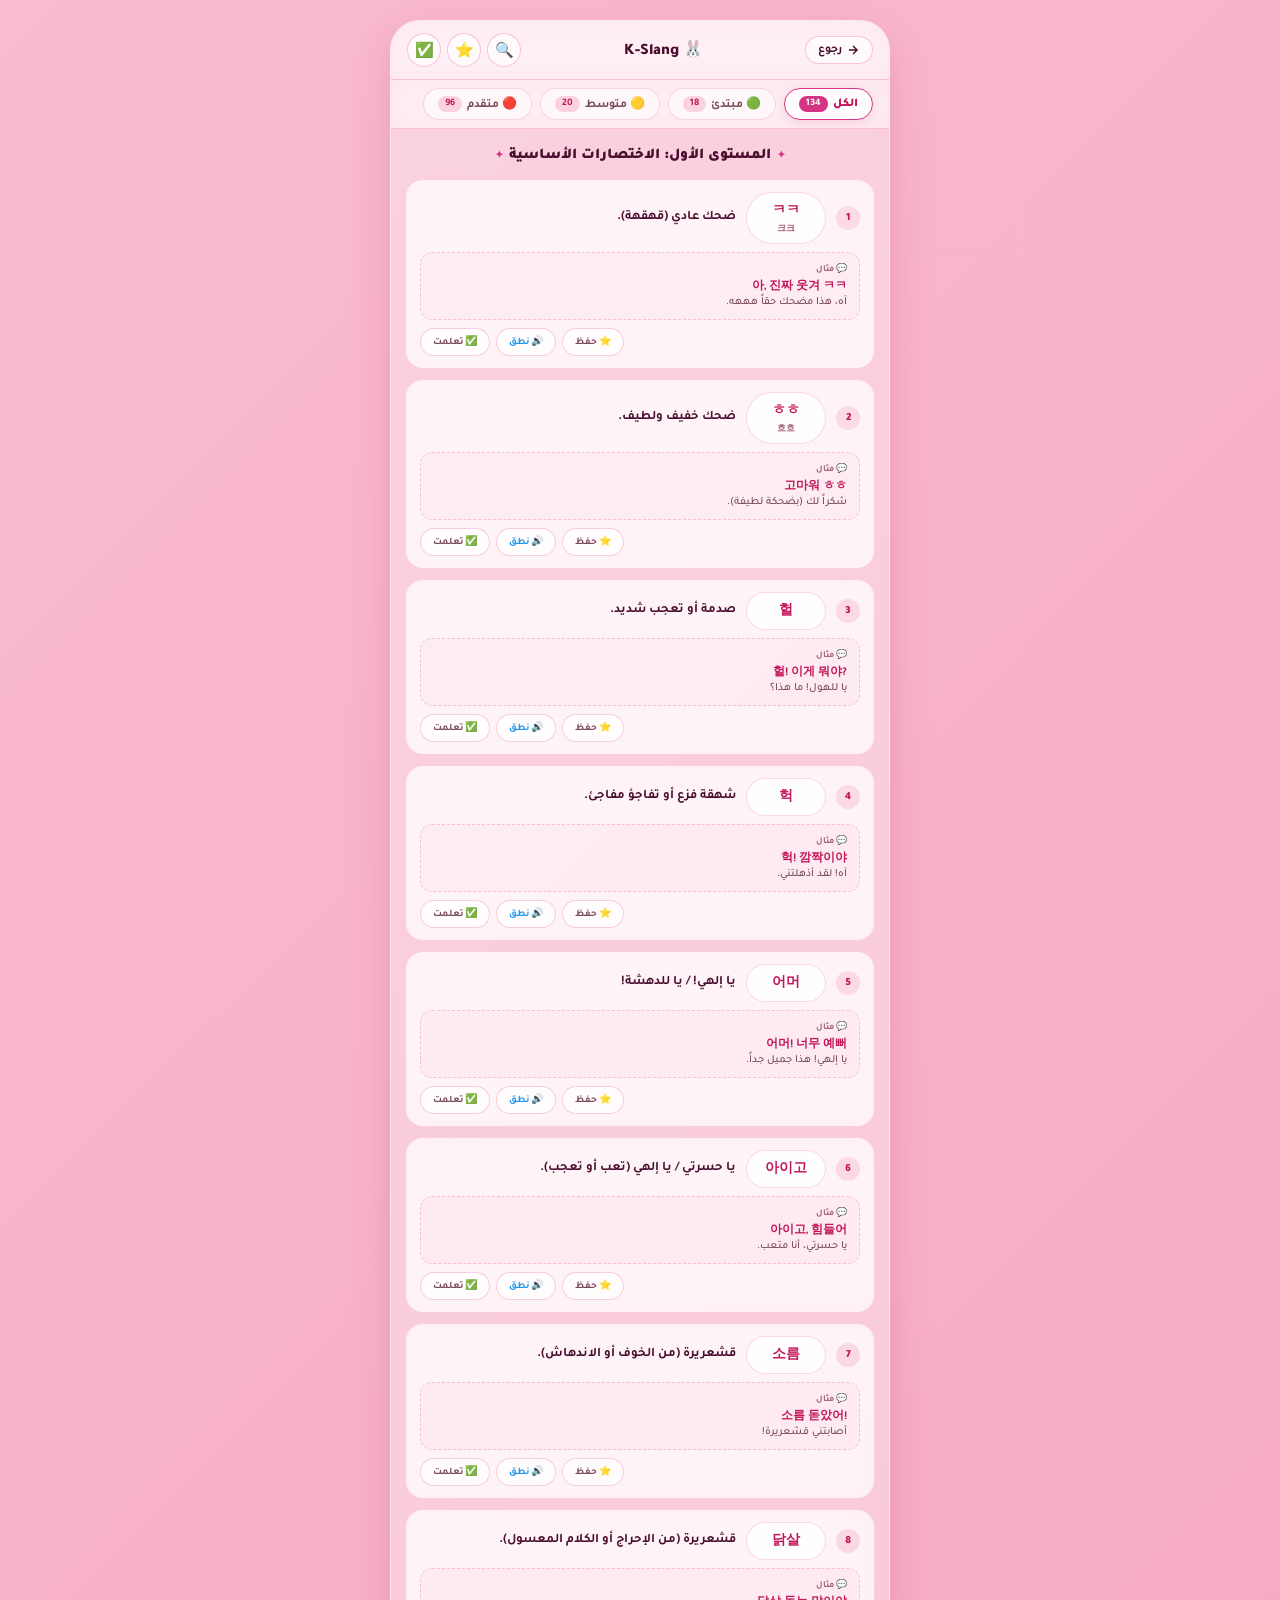
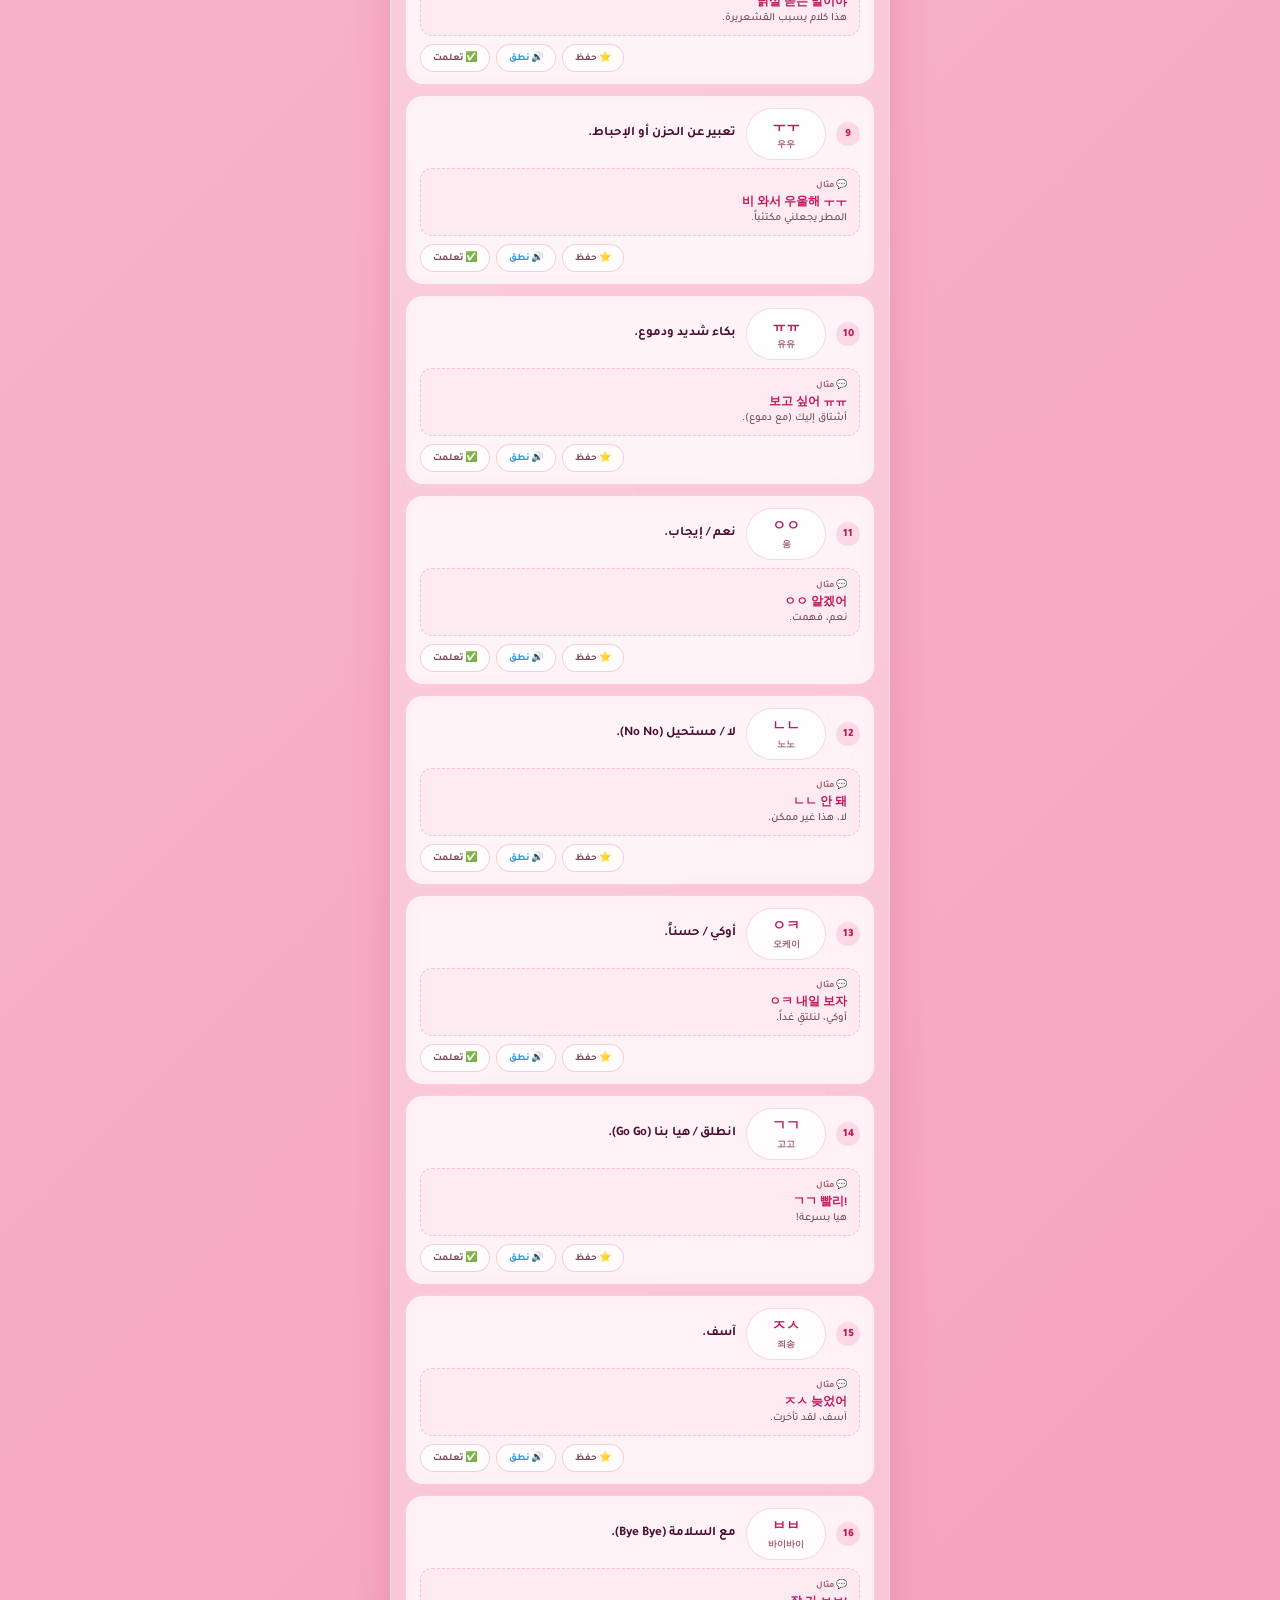
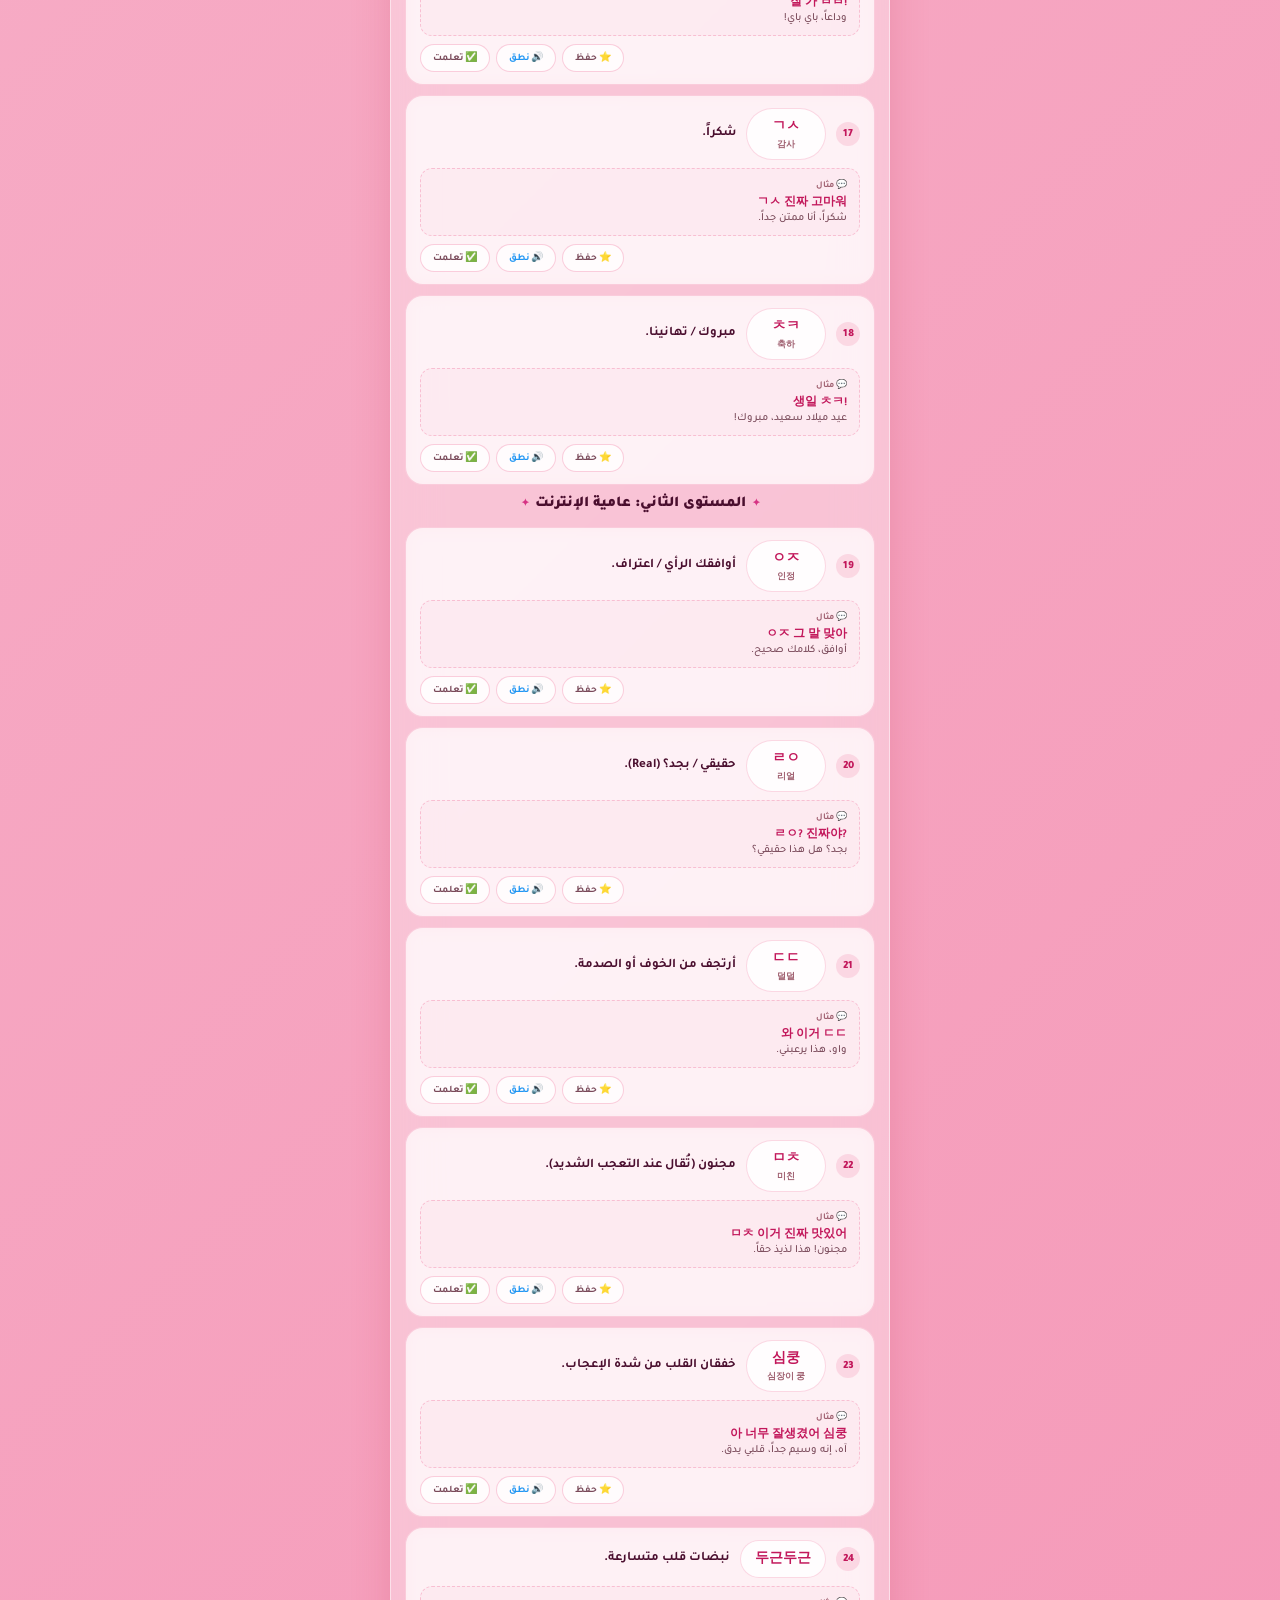
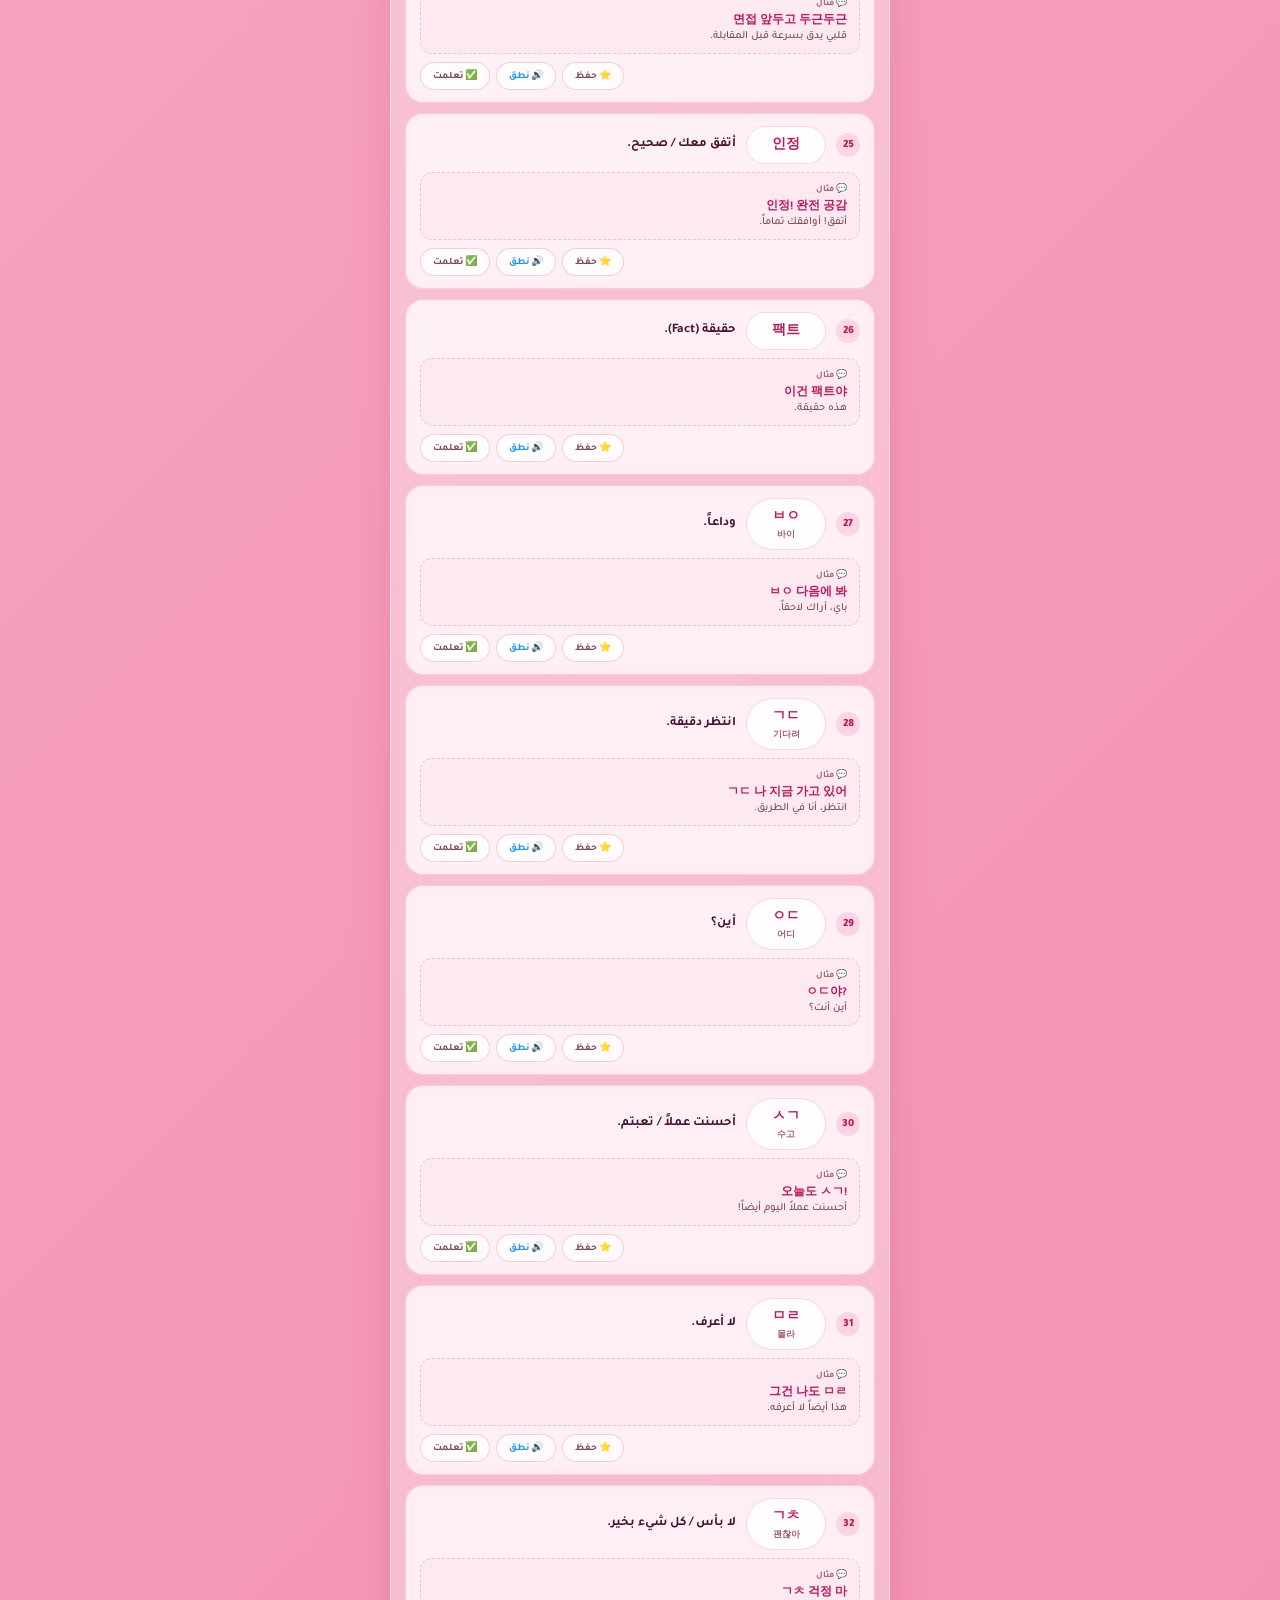
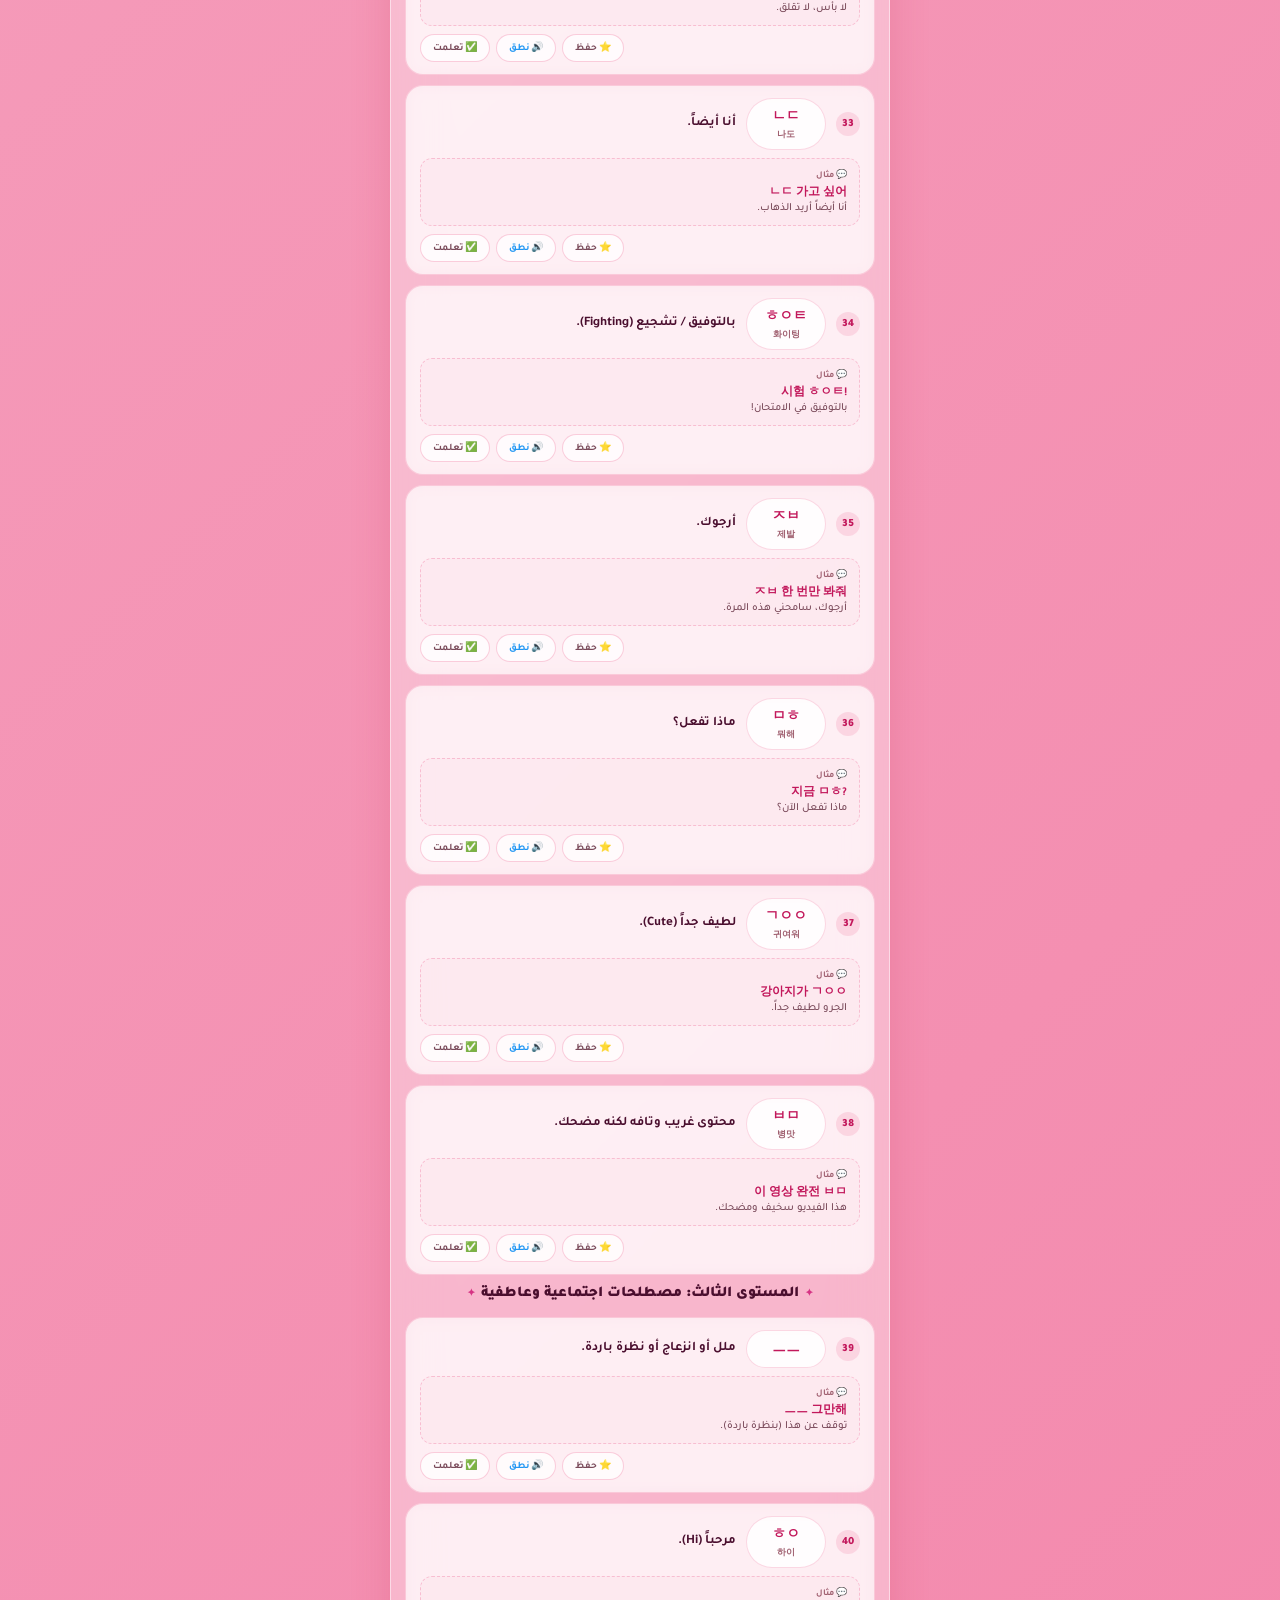
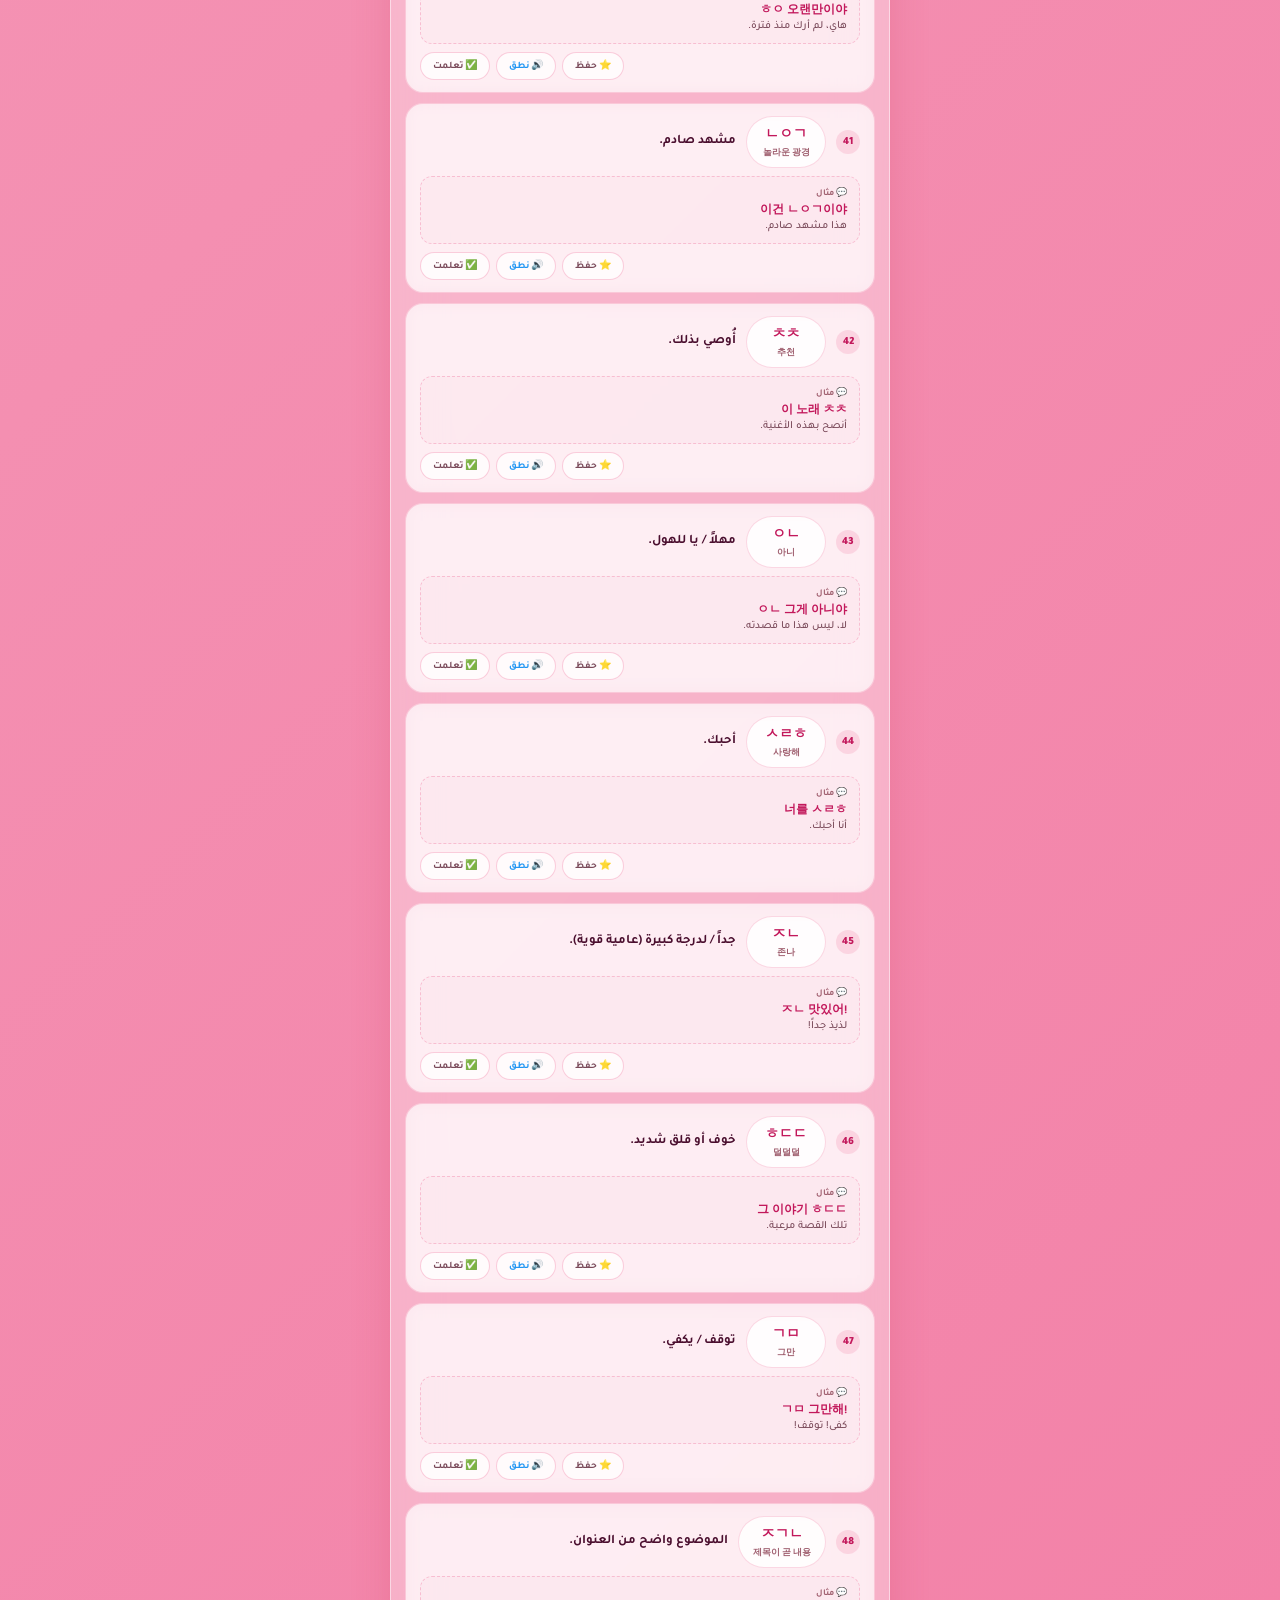
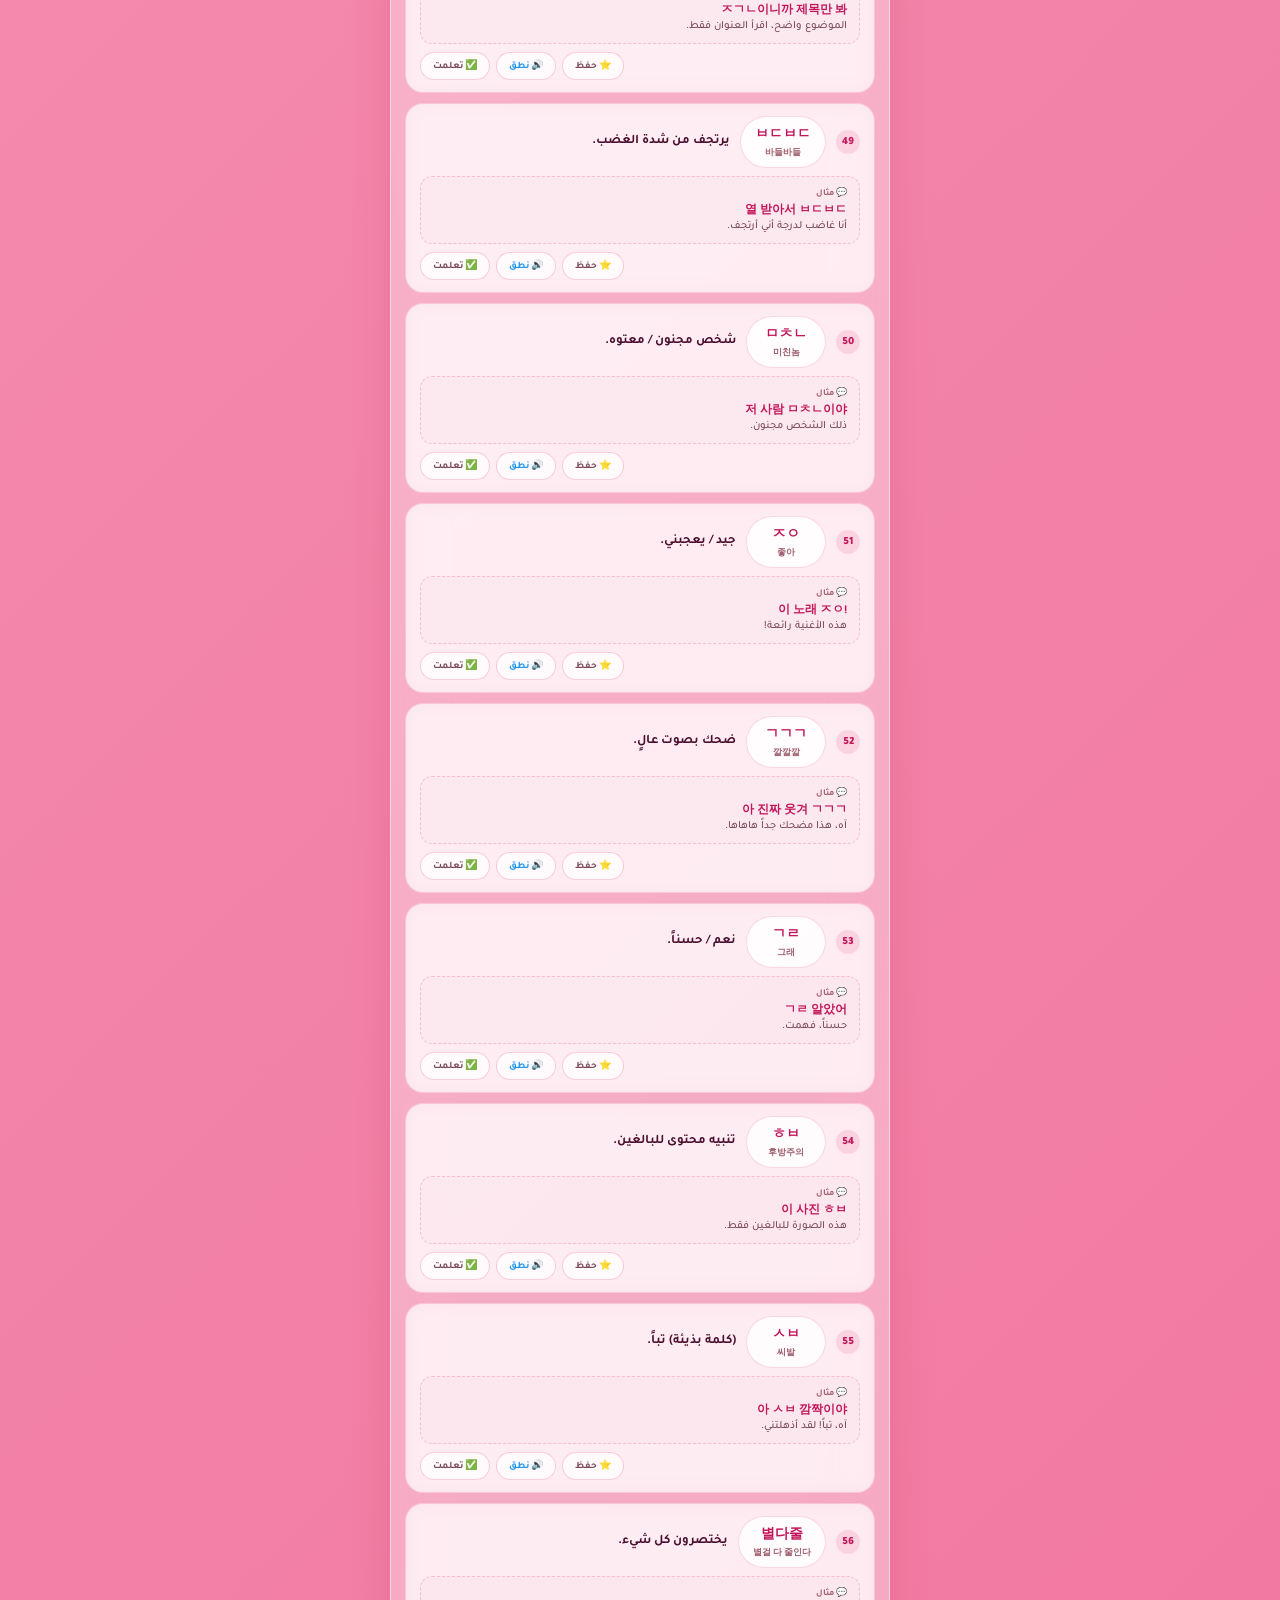
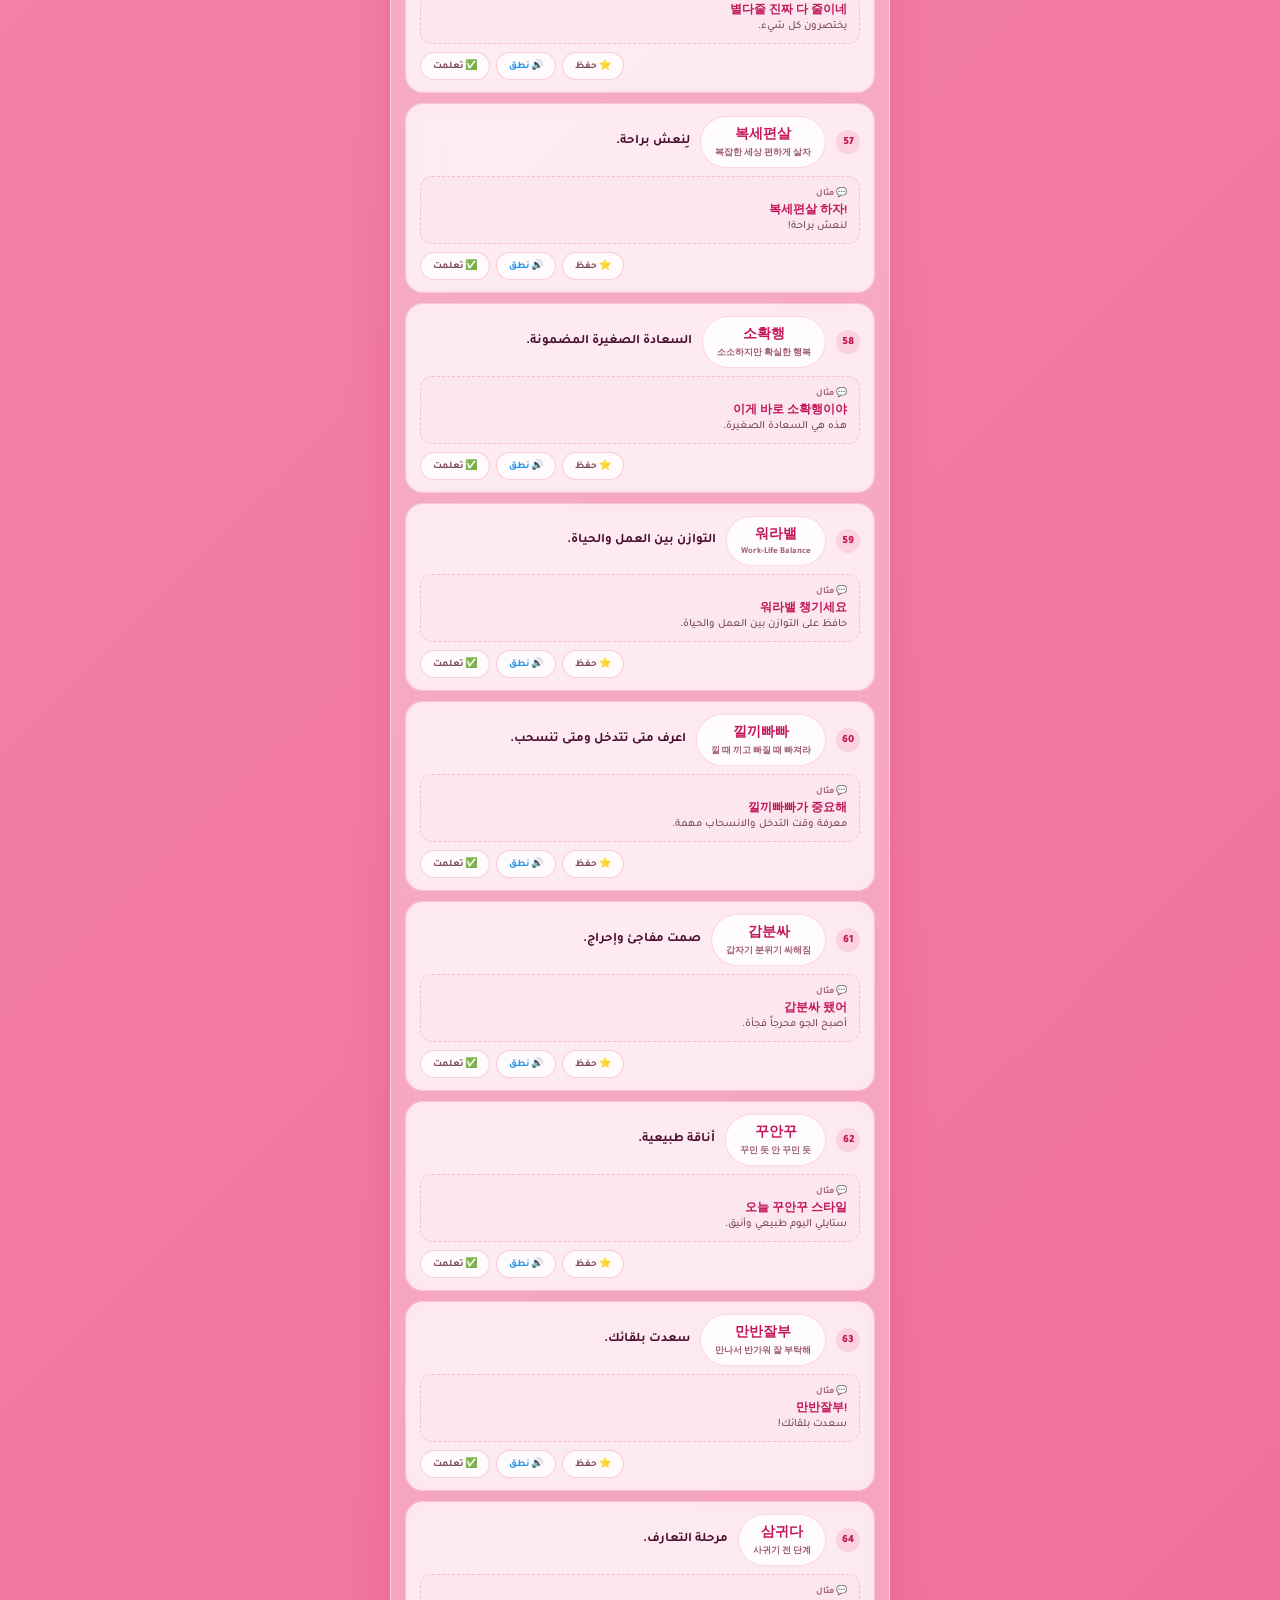
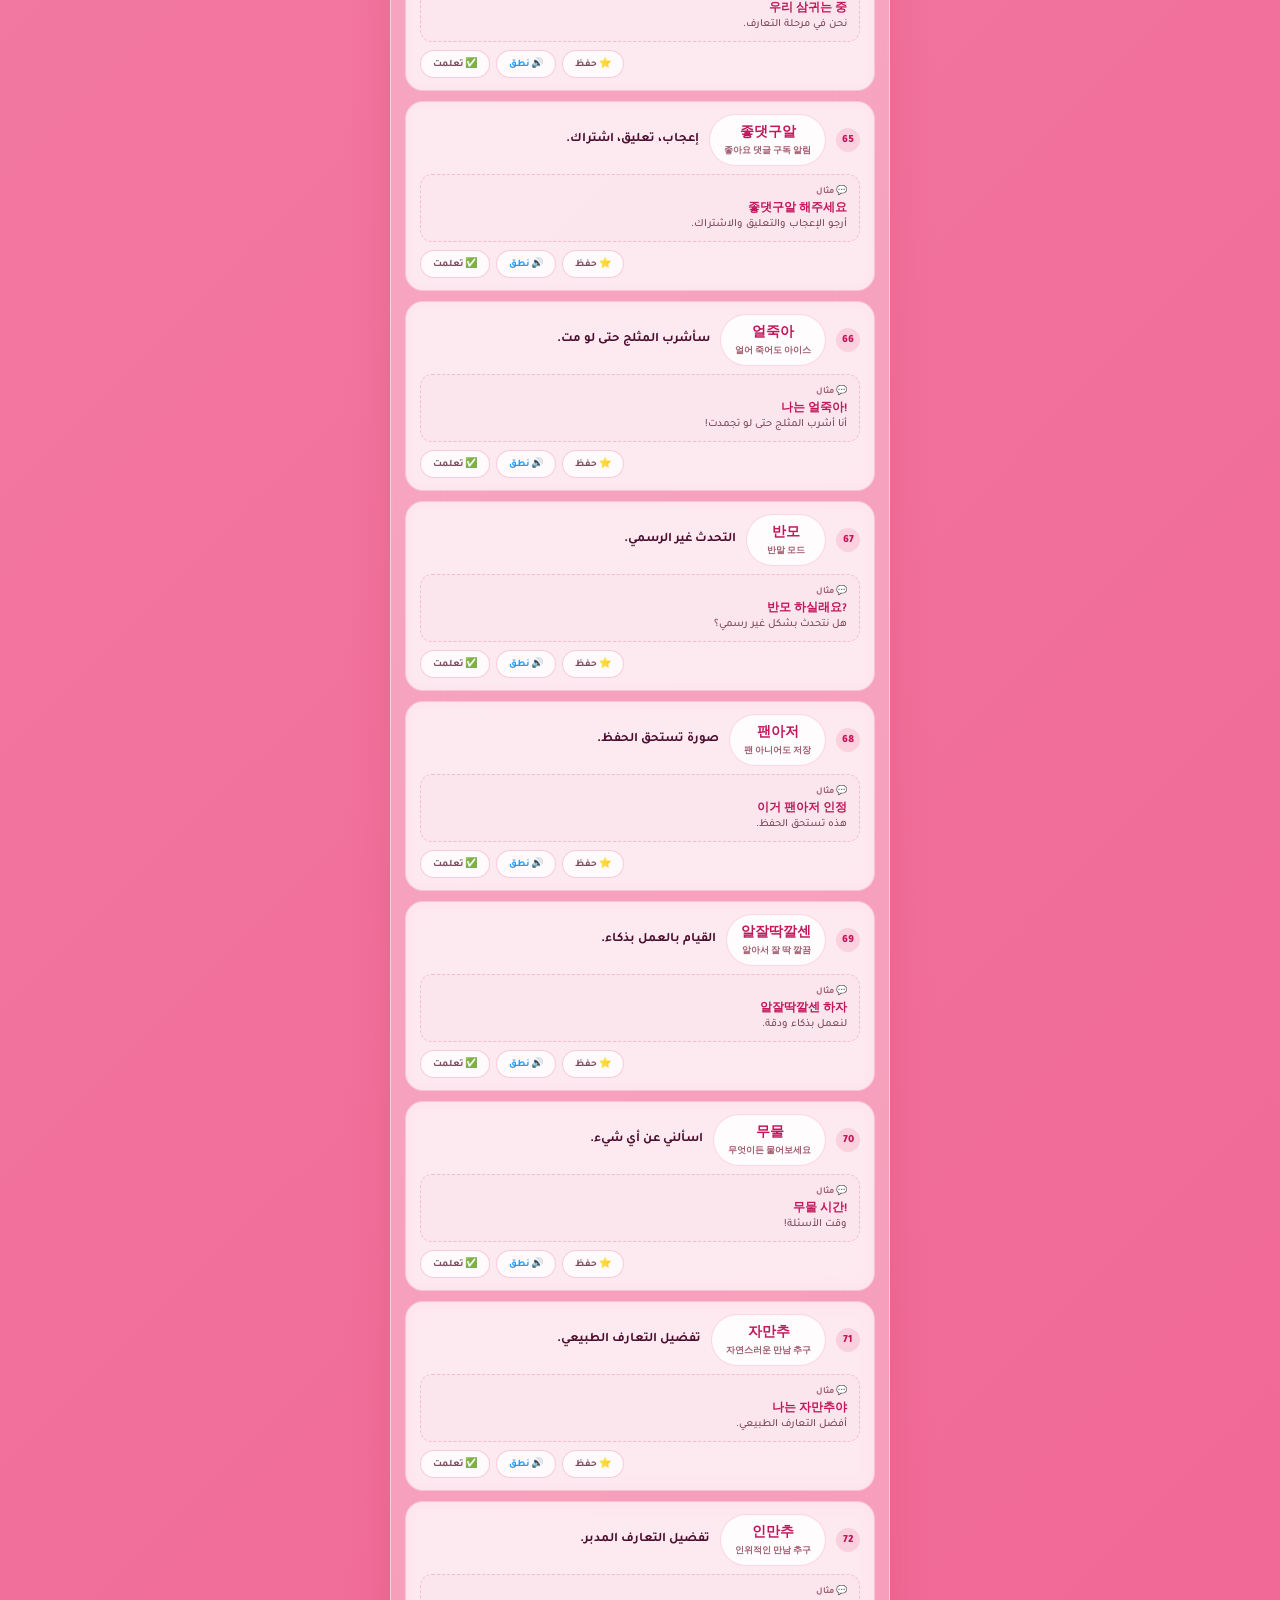
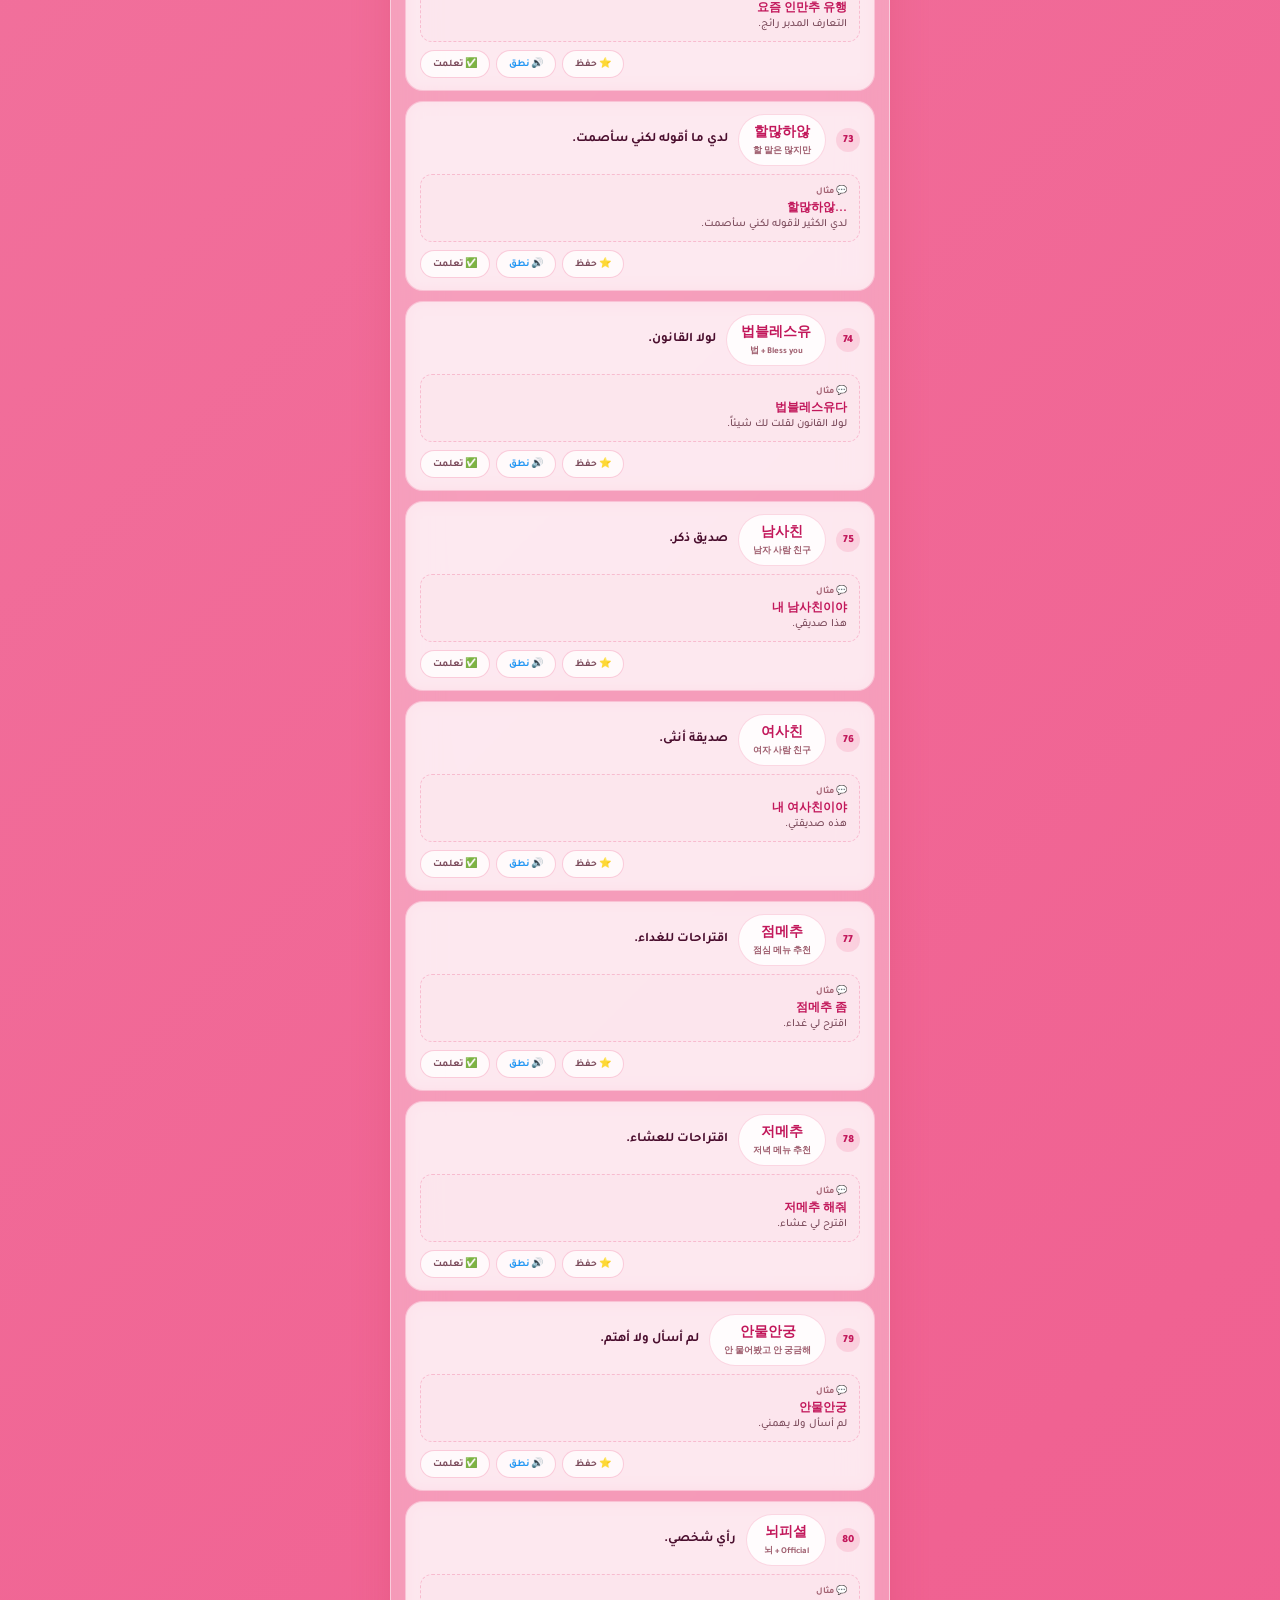
<file: chat.html>
<!DOCTYPE html>
<html lang="ar" dir="rtl">
<head>
    <meta charset="UTF-8">
    <meta name="viewport" content="width=device-width, initial-scale=1.0">
    <title>قاموس الاختصارات الكورية | K-slang</title>
    <style>
        @import url('https://fonts.googleapis.com/css2?family=Tajawal:wght@400;500;700;900&display=swap');

        :root {
            --pink-deep: #d63384;
            --pink-dark: #c2185b;
            --pink-medium: #e91e63;
            --pink-surface: #fce4ec;
            --text: #4a0e2e;
            --accent: #d63384;
            --green: #4caf50;
            --orange: #ff9800;
            --blue: #2196F3;
            --glass-white: rgba(255, 255, 255, 0.75);
            --glass-pink: rgba(245, 210, 220, 0.5);
        }

        * { box-sizing: border-box; margin: 0; padding: 0; }

        body {
            font-family: 'Tajawal', sans-serif;
            background: linear-gradient(135deg, #f8bbd0 0%, #f48fb1 30%, #f06292 60%, #ec407a 100%);
            min-height: 100vh;
            display: flex;
            justify-content: center;
            align-items: flex-start;
            padding: clamp(12px, 2vw, 20px) 10px;
            overflow-x: hidden;
        }

        .app-screen {
            width: 100%;
            max-width: 500px;
            min-height: 92vh;
            background: rgba(255, 255, 255, 0.35);
            backdrop-filter: blur(25px);
            -webkit-backdrop-filter: blur(25px);
            border-radius: 30px;
            border: 1px solid rgba(255, 255, 255, 0.5);
            box-shadow: 0 15px 40px rgba(200, 50, 80, 0.2);
            display: flex;
            flex-direction: column;
            overflow: hidden;
            position: relative;
        }

        @media (max-width: 520px) {
            .app-screen {
                max-width: 100%;
                min-height: 100vh;
                border-radius: 0;
            }
        }

        /* الهيدر */
        .app-header {
            display: flex;
            align-items: center;
            padding: 12px 16px;
            background: rgba(255, 255, 255, 0.5);
            backdrop-filter: blur(15px);
            -webkit-backdrop-filter: blur(15px);
            border-bottom: 1px solid rgba(236, 64, 122, 0.25);
            flex-shrink: 0;
            gap: 8px;
        }

        .back-btn {
            display: flex;
            align-items: center;
            gap: 4px;
            padding: 6px 12px;
            border-radius: 20px;
            background: rgba(255, 255, 255, 0.7);
            border: 1px solid rgba(236, 64, 122, 0.3);
            color: var(--text);
            cursor: pointer;
            font-family: 'Tajawal', sans-serif;
            font-size: 12px;
            font-weight: 700;
            white-space: nowrap;
            transition: all 0.2s;
        }

        .back-btn:hover {
            background: rgba(255, 255, 255, 0.9);
            box-shadow: 0 2px 8px rgba(200, 50, 80, 0.1);
        }

        .app-title {
            flex: 1;
            text-align: center;
            font-size: 16px;
            font-weight: 900;
            color: var(--text);
        }

        .header-btns {
            display: flex;
            gap: 6px;
        }

        .icon-btn {
            width: 34px;
            height: 34px;
            border-radius: 50%;
            background: rgba(255, 255, 255, 0.7);
            border: 1px solid rgba(236, 64, 122, 0.3);
            cursor: pointer;
            font-size: 15px;
            display: flex;
            align-items: center;
            justify-content: center;
            transition: all 0.2s;
            position: relative;
            color: var(--text);
        }

        .icon-btn:hover {
            background: rgba(255, 255, 255, 0.9);
            box-shadow: 0 2px 8px rgba(200, 50, 80, 0.15);
        }

        .icon-btn .badge {
            position: absolute;
            top: -5px;
            right: -5px;
            background: var(--pink-dark);
            color: #fff;
            border-radius: 10px;
            padding: 1px 6px;
            font-size: 9px;
            font-weight: 700;
            min-width: 18px;
            text-align: center;
        }

        /* شريط البحث */
        .search-overlay {
            display: none;
            padding: 10px 16px;
            background: rgba(255, 255, 255, 0.5);
            backdrop-filter: blur(10px);
            -webkit-backdrop-filter: blur(10px);
            border-bottom: 1px solid rgba(236, 64, 122, 0.25);
            flex-shrink: 0;
            animation: slideDown 0.2s ease;
        }

        .search-overlay.active {
            display: block;
        }

        @keyframes slideDown {
            from { opacity: 0; transform: translateY(-10px); }
            to { opacity: 1; transform: translateY(0); }
        }

        .search-input-wrapper {
            display: flex;
            align-items: center;
            gap: 8px;
        }

        .search-input {
            flex: 1;
            padding: 8px 14px;
            border-radius: 20px;
            border: 1px solid rgba(236, 64, 122, 0.3);
            background: rgba(255, 255, 255, 0.8);
            font-family: 'Tajawal', sans-serif;
            font-size: 13px;
            color: var(--text);
            outline: none;
        }

        .search-input:focus {
            border-color: var(--pink-deep);
            background: rgba(255, 255, 255, 0.95);
        }

        .search-input::placeholder {
            color: #c48095;
        }

        .search-close-btn {
            background: rgba(236, 64, 122, 0.15);
            border: 1px solid rgba(236, 64, 122, 0.3);
            border-radius: 50%;
            width: 30px;
            height: 30px;
            cursor: pointer;
            font-size: 14px;
            display: flex;
            align-items: center;
            justify-content: center;
            flex-shrink: 0;
            color: var(--text);
        }

        .search-results-count {
            text-align: center;
            font-size: 10px;
            color: #a06070;
            margin-top: 4px;
        }

        /* شريط التنقل */
        .top-nav {
            background: rgba(255, 255, 255, 0.4);
            backdrop-filter: blur(10px);
            -webkit-backdrop-filter: blur(10px);
            border-bottom: 1px solid rgba(236, 64, 122, 0.25);
            flex-shrink: 0;
            overflow-x: auto;
            scrollbar-width: none;
            -webkit-overflow-scrolling: touch;
            padding: 8px 0;
        }

        .top-nav::-webkit-scrollbar { display: none; }

        .nav-track {
            display: flex;
            gap: 8px;
            padding: 0 16px;
            width: max-content;
        }

        .nav-item {
            display: inline-flex;
            align-items: center;
            gap: 5px;
            padding: 7px 14px;
            background: rgba(255, 255, 255, 0.6);
            border-radius: 20px;
            color: #7a4a5a;
            font-weight: 700;
            font-size: 12px;
            border: 1px solid rgba(236, 64, 122, 0.2);
            white-space: nowrap;
            cursor: pointer;
            user-select: none;
            transition: all 0.2s;
        }

        .nav-item.active {
            background: rgba(255, 255, 255, 0.9);
            color: var(--pink-dark);
            border-color: var(--pink-deep);
            font-weight: 900;
            box-shadow: 0 2px 10px rgba(200, 50, 80, 0.15);
        }

        .nav-badge {
            background: rgba(236, 64, 122, 0.2);
            color: var(--pink-dark);
            border-radius: 10px;
            padding: 2px 7px;
            font-size: 10px;
            font-weight: 700;
        }

        .nav-item.active .nav-badge {
            background: var(--pink-deep);
            color: #fff;
        }

        /* المحتوى */
        .content-area {
            flex-grow: 1;
            overflow-y: auto;
            padding: 12px 14px 20px;
            scroll-behavior: smooth;
        }

        .content-area::-webkit-scrollbar { width: 4px; }
        .content-area::-webkit-scrollbar-thumb {
            background: rgba(236, 64, 122, 0.3);
            border-radius: 10px;
        }

        .section-title {
            text-align: center;
            font-size: 15px;
            font-weight: 900;
            color: var(--text);
            margin: 6px 0 14px;
        }

        .section-title::before,
        .section-title::after {
            content: '✦';
            margin: 0 6px;
            color: var(--pink-deep);
            font-size: 10px;
        }

        .level-section {
            display: none;
        }

        .level-section.active {
            display: block;
        }

        /* شاشة المحفوظات والمتعلمة */
        .saved-screen {
            display: none;
        }

        .saved-screen.active {
            display: block;
        }

        .saved-header {
            display: flex;
            align-items: center;
            justify-content: space-between;
            margin-bottom: 16px;
        }

        .saved-header h3 {
            font-size: 16px;
            color: var(--text);
        }

        .close-saved-btn {
            background: rgba(236, 64, 122, 0.15);
            border: 1px solid rgba(236, 64, 122, 0.3);
            border-radius: 50%;
            width: 32px;
            height: 32px;
            cursor: pointer;
            font-size: 16px;
            display: flex;
            align-items: center;
            justify-content: center;
            color: var(--text);
            transition: all 0.2s;
        }

        .close-saved-btn:hover {
            background: rgba(236, 64, 122, 0.25);
        }

        .empty-state {
            text-align: center;
            padding: 50px 20px;
            color: #a06070;
            font-size: 15px;
        }

        .empty-state .emoji {
            font-size: 50px;
            display: block;
            margin-bottom: 12px;
        }

        /* عنصر الكلمة */
        .word-item {
            display: flex;
            flex-direction: column;
            gap: 8px;
            padding: 12px 14px;
            margin-bottom: 10px;
            background: rgba(255, 255, 255, 0.65);
            backdrop-filter: blur(8px);
            -webkit-backdrop-filter: blur(8px);
            border-radius: 18px;
            border: 1px solid rgba(236, 64, 122, 0.2);
            transition: all 0.2s;
        }

        .word-item:hover {
            background: rgba(255, 255, 255, 0.85);
            box-shadow: 0 2px 12px rgba(200, 50, 80, 0.08);
        }

        .word-item.learned {
            border-right: 3px solid var(--green);
            background: rgba(232, 245, 233, 0.7);
        }

        .word-item.saved {
            border-right: 3px solid var(--orange);
            background: rgba(255, 243, 224, 0.7);
        }

        .word-main {
            display: flex;
            align-items: center;
            gap: 10px;
        }

        .word-num {
            min-width: 24px;
            height: 24px;
            background: rgba(236, 64, 122, 0.15);
            color: var(--pink-dark);
            border-radius: 50%;
            display: flex;
            align-items: center;
            justify-content: center;
            font-size: 11px;
            font-weight: 900;
            flex-shrink: 0;
        }

        .cloud-wrap {
            flex-shrink: 0;
            cursor: pointer;
        }

        .cloud-shape {
            background: rgba(255, 255, 255, 0.85);
            border-radius: 30px;
            padding: 8px 14px;
            min-width: 80px;
            text-align: center;
            border: 1px solid rgba(236, 64, 122, 0.2);
            transition: all 0.2s;
        }

        .cloud-shape:active {
            transform: scale(0.96);
            background: rgba(255, 255, 255, 0.95);
        }

        .cloud-kr {
            font-size: 14px;
            font-weight: 900;
            color: var(--pink-dark);
            direction: ltr;
            display: block;
        }

        .cloud-sub {
            font-size: 9px;
            color: #a06070;
            font-weight: 600;
            display: block;
            margin-top: 1px;
            direction: ltr;
        }

        .word-ar {
            font-size: 13px;
            font-weight: 700;
            color: var(--text);
            line-height: 1.4;
            flex: 1;
        }

        .example-box {
            background: rgba(252, 228, 236, 0.5);
            border-radius: 12px;
            padding: 10px 12px;
            border: 1px dashed rgba(236, 64, 122, 0.25);
        }

        .example-label {
            font-size: 9px;
            color: #a06070;
            font-weight: 700;
            margin-bottom: 2px;
        }

        .example-kr {
            font-size: 12px;
            font-weight: 700;
            color: var(--pink-dark);
            direction: ltr;
            text-align: right;
            margin-bottom: 2px;
        }

        .example-ar {
            font-size: 11px;
            color: #7a4a5a;
            font-weight: 500;
        }

        /* أزرار التفاعل */
        .word-actions {
            display: flex;
            gap: 6px;
            justify-content: flex-end;
            flex-wrap: wrap;
        }

        .action-btn {
            display: flex;
            align-items: center;
            gap: 3px;
            padding: 6px 12px;
            border-radius: 15px;
            border: 1px solid rgba(236, 64, 122, 0.25);
            background: rgba(255, 255, 255, 0.75);
            font-size: 10px;
            font-weight: 700;
            color: #7a4a5a;
            cursor: pointer;
            transition: all 0.2s;
            font-family: 'Tajawal', sans-serif;
            white-space: nowrap;
        }

        .action-btn:hover {
            background: rgba(255, 255, 255, 0.9);
            box-shadow: 0 1px 6px rgba(200, 50, 80, 0.1);
        }

        .action-btn:active {
            transform: scale(0.95);
        }

        .action-btn.save-btn.active {
            background: var(--orange);
            color: #fff;
            border-color: var(--orange);
        }

        .action-btn.learned-btn.active {
            background: var(--green);
            color: #fff;
            border-color: var(--green);
        }

        .action-btn.pronounce-btn {
            color: var(--blue);
        }

        .action-btn.pronounce-btn.playing {
            background: var(--blue);
            color: #fff;
            animation: pulse 0.8s infinite;
        }

        @keyframes pulse {
            0%, 100% { opacity: 1; }
            50% { opacity: 0.6; }
        }

        /* رسائل */
        .no-results {
            text-align: center;
            padding: 30px;
            color: #a06070;
            font-size: 13px;
            font-weight: 700;
            display: none;
        }

        .no-results.show {
            display: block;
        }

        .toast {
            position: fixed;
            bottom: 30px;
            left: 50%;
            transform: translateX(-50%);
            background: rgba(74, 14, 46, 0.9);
            backdrop-filter: blur(10px);
            -webkit-backdrop-filter: blur(10px);
            color: #fff;
            padding: 10px 20px;
            border-radius: 25px;
            font-size: 12px;
            font-weight: 700;
            z-index: 100;
            opacity: 0;
            transition: opacity 0.3s;
            pointer-events: none;
            font-family: 'Tajawal', sans-serif;
        }

        .toast.show {
            opacity: 1;
        }
    </style>
</head>
<body>

<div class="toast" id="toast"></div>

<div class="app-screen">

    <!-- الهيدر -->
    <div class="app-header">
        <button class="back-btn" onclick="goBack()">
            <svg width="14" height="14" viewBox="0 0 24 24" fill="none" stroke="currentColor" stroke-width="2.5">
                <path d="M5 12h14M12 5l7 7-7 7"/>
            </svg>
            رجوع
        </button>
        <div class="app-title">🐰 K-Slang</div>
        <div class="header-btns">
            <button class="icon-btn" onclick="toggleSearch()" title="بحث">🔍</button>
            <button class="icon-btn" onclick="showSavedScreen('saved')" title="المحفوظات">
                ⭐
                <span class="badge" id="savedBadge" style="display:none">0</span>
            </button>
            <button class="icon-btn" onclick="showSavedScreen('learned')" title="المتعلمة">
                ✅
                <span class="badge" id="learnedBadge" style="display:none">0</span>
            </button>
        </div>
    </div>

    <!-- شريط البحث -->
    <div class="search-overlay" id="searchOverlay">
        <div class="search-input-wrapper">
            <input type="text" class="search-input" id="searchInput" placeholder="ابحث عن كلمة أو اختصار..." autocomplete="off">
            <button class="search-close-btn" onclick="toggleSearch()">✕</button>
        </div>
        <div class="search-results-count" id="resultsCount"></div>
    </div>

    <!-- شريط التنقل -->
    <nav class="top-nav" id="mainNav">
        <div class="nav-track">
            <div class="nav-item active" data-level="all" onclick="switchLevel('all', this)">
                الكل <span class="nav-badge">134</span>
            </div>
            <div class="nav-item" data-level="1" onclick="switchLevel('1', this)">
                🟢 مبتدئ <span class="nav-badge">18</span>
            </div>
            <div class="nav-item" data-level="2" onclick="switchLevel('2', this)">
                🟡 متوسط <span class="nav-badge">20</span>
            </div>
            <div class="nav-item" data-level="3" onclick="switchLevel('3', this)">
                🔴 متقدم <span class="nav-badge">96</span>
            </div>
        </div>
    </nav>

    <!-- المحتوى الرئيسي -->
    <div class="content-area" id="mainContent">
        <div class="no-results" id="noResults">
            🐰💭<br>لم يتم العثور على نتائج
        </div>

        <div class="level-section active" id="levelSection1">
            <h2 class="section-title">المستوى الأول: الاختصارات الأساسية</h2>
            <div id="level1Content"></div>
        </div>
        <div class="level-section active" id="levelSection2">
            <h2 class="section-title">المستوى الثاني: عامية الإنترنت</h2>
            <div id="level2Content"></div>
        </div>
        <div class="level-section active" id="levelSection3">
            <h2 class="section-title">المستوى الثالث: مصطلحات اجتماعية وعاطفية</h2>
            <div id="level3Content"></div>
        </div>
    </div>

    <!-- شاشة المحفوظات / المتعلمة -->
    <div class="content-area saved-screen" id="savedScreen">
        <div class="saved-header">
            <h3 id="savedScreenTitle">⭐ الكلمات المحفوظة</h3>
            <button class="close-saved-btn" onclick="hideSavedScreen()">✕</button>
        </div>
        <div id="savedContent"></div>
    </div>
</div>

<script>
// ============ قاعدة البيانات الكاملة 134 كلمة ============
const wordsData = [
    { id: 1, level: 1, kr: 'ㅋㅋ', sub: '크크', ar: 'ضحك عادي (قهقهة).', exKr: '아, 진짜 웃겨 ㅋㅋ', exAr: 'آه، هذا مضحك حقاً هههه.' },
    { id: 2, level: 1, kr: 'ㅎㅎ', sub: '흐흐', ar: 'ضحك خفيف ولطيف.', exKr: '고마워 ㅎㅎ', exAr: 'شكراً لك (بضحكة لطيفة).' },
    { id: 3, level: 1, kr: '헐', sub: '', ar: 'صدمة أو تعجب شديد.', exKr: '헐! 이게 뭐야?', exAr: 'يا للهول! ما هذا؟' },
    { id: 4, level: 1, kr: '헉', sub: '', ar: 'شهقة فزع أو تفاجؤ مفاجئ.', exKr: '헉! 깜짝이야', exAr: 'آه! لقد أذهلتني.' },
    { id: 5, level: 1, kr: '어머', sub: '', ar: 'يا إلهي! / يا للدهشة!', exKr: '어머! 너무 예뻐', exAr: 'يا إلهي! هذا جميل جداً.' },
    { id: 6, level: 1, kr: '아이고', sub: '', ar: 'يا حسرتي / يا إلهي (تعب أو تعجب).', exKr: '아이고, 힘들어', exAr: 'يا حسرتي، أنا متعب.' },
    { id: 7, level: 1, kr: '소름', sub: '', ar: 'قشعريرة (من الخوف أو الاندهاش).', exKr: '소름 돋았어!', exAr: 'أصابتني قشعريرة!' },
    { id: 8, level: 1, kr: '닭살', sub: '', ar: 'قشعريرة (من الإحراج أو الكلام المعسول).', exKr: '닭살 돋는 말이야', exAr: 'هذا كلام يسبب القشعريرة.' },
    { id: 9, level: 1, kr: 'ㅜㅜ', sub: '우우', ar: 'تعبير عن الحزن أو الإحباط.', exKr: '비 와서 우울해 ㅜㅜ', exAr: 'المطر يجعلني مكتئباً.' },
    { id: 10, level: 1, kr: 'ㅠㅠ', sub: '유유', ar: 'بكاء شديد ودموع.', exKr: '보고 싶어 ㅠㅠ', exAr: 'أشتاق إليك (مع دموع).' },
    { id: 11, level: 1, kr: 'ㅇㅇ', sub: '응', ar: 'نعم / إيجاب.', exKr: 'ㅇㅇ 알겠어', exAr: 'نعم، فهمت.' },
    { id: 12, level: 1, kr: 'ㄴㄴ', sub: '노노', ar: 'لا / مستحيل (No No).', exKr: 'ㄴㄴ 안 돼', exAr: 'لا، هذا غير ممكن.' },
    { id: 13, level: 1, kr: 'ㅇㅋ', sub: '오케이', ar: 'أوكي / حسناً.', exKr: 'ㅇㅋ 내일 보자', exAr: 'أوكي، لنلتقِ غداً.' },
    { id: 14, level: 1, kr: 'ㄱㄱ', sub: '고고', ar: 'انطلق / هيا بنا (Go Go).', exKr: 'ㄱㄱ 빨리!', exAr: 'هيا بسرعة!' },
    { id: 15, level: 1, kr: 'ㅈㅅ', sub: '죄송', ar: 'آسف.', exKr: 'ㅈㅅ 늦었어', exAr: 'آسف، لقد تأخرت.' },
    { id: 16, level: 1, kr: 'ㅂㅂ', sub: '바이바이', ar: 'مع السلامة (Bye Bye).', exKr: '잘 가 ㅂㅂ!', exAr: 'وداعاً، باي باي!' },
    { id: 17, level: 1, kr: 'ㄱㅅ', sub: '감사', ar: 'شكراً.', exKr: 'ㄱㅅ 진짜 고마워', exAr: 'شكراً، أنا ممتن جداً.' },
    { id: 18, level: 1, kr: 'ㅊㅋ', sub: '축하', ar: 'مبروك / تهانينا.', exKr: '생일 ㅊㅋ!', exAr: 'عيد ميلاد سعيد، مبروك!' },
    { id: 19, level: 2, kr: 'ㅇㅈ', sub: '인정', ar: 'أوافقك الرأي / اعتراف.', exKr: 'ㅇㅈ 그 말 맞아', exAr: 'أوافق، كلامك صحيح.' },
    { id: 20, level: 2, kr: 'ㄹㅇ', sub: '리얼', ar: 'حقيقي / بجد؟ (Real).', exKr: 'ㄹㅇ? 진짜야?', exAr: 'بجد؟ هل هذا حقيقي؟' },
    { id: 21, level: 2, kr: 'ㄷㄷ', sub: '덜덜', ar: 'أرتجف من الخوف أو الصدمة.', exKr: '와 이거 ㄷㄷ', exAr: 'واو، هذا يرعبني.' },
    { id: 22, level: 2, kr: 'ㅁㅊ', sub: '미친', ar: 'مجنون (تُقال عند التعجب الشديد).', exKr: 'ㅁㅊ 이거 진짜 맛있어', exAr: 'مجنون! هذا لذيذ حقاً.' },
    { id: 23, level: 2, kr: '심쿵', sub: '심장이 쿵', ar: 'خفقان القلب من شدة الإعجاب.', exKr: '아 너무 잘생겼어 심쿵', exAr: 'آه، إنه وسيم جداً، قلبي يدق.' },
    { id: 24, level: 2, kr: '두근두근', sub: '', ar: 'نبضات قلب متسارعة.', exKr: '면접 앞두고 두근두근', exAr: 'قلبي يدق بسرعة قبل المقابلة.' },
    { id: 25, level: 2, kr: '인정', sub: '', ar: 'أتفق معك / صحيح.', exKr: '인정! 완전 공감', exAr: 'أتفق! أوافقك تماماً.' },
    { id: 26, level: 2, kr: '팩트', sub: '', ar: 'حقيقة (Fact).', exKr: '이건 팩트야', exAr: 'هذه حقيقة.' },
    { id: 27, level: 2, kr: 'ㅂㅇ', sub: '바이', ar: 'وداعاً.', exKr: 'ㅂㅇ 다음에 봐', exAr: 'باي، أراك لاحقاً.' },
    { id: 28, level: 2, kr: 'ㄱㄷ', sub: '기다려', ar: 'انتظر دقيقة.', exKr: 'ㄱㄷ 나 지금 가고 있어', exAr: 'انتظر، أنا في الطريق.' },
    { id: 29, level: 2, kr: 'ㅇㄷ', sub: '어디', ar: 'أين؟', exKr: 'ㅇㄷ야?', exAr: 'أين أنت؟' },
    { id: 30, level: 2, kr: 'ㅅㄱ', sub: '수고', ar: 'أحسنت عملاً / تعبتم.', exKr: '오늘도 ㅅㄱ!', exAr: 'أحسنت عملاً اليوم أيضاً!' },
    { id: 31, level: 2, kr: 'ㅁㄹ', sub: '몰라', ar: 'لا أعرف.', exKr: '그건 나도 ㅁㄹ', exAr: 'هذا أيضاً لا أعرفه.' },
    { id: 32, level: 2, kr: 'ㄱㅊ', sub: '괜찮아', ar: 'لا بأس / كل شيء بخير.', exKr: 'ㄱㅊ 걱정 마', exAr: 'لا بأس، لا تقلق.' },
    { id: 33, level: 2, kr: 'ㄴㄷ', sub: '나도', ar: 'أنا أيضاً.', exKr: 'ㄴㄷ 가고 싶어', exAr: 'أنا أيضاً أريد الذهاب.' },
    { id: 34, level: 2, kr: 'ㅎㅇㅌ', sub: '화이팅', ar: 'بالتوفيق / تشجيع (Fighting).', exKr: '시험 ㅎㅇㅌ!', exAr: 'بالتوفيق في الامتحان!' },
    { id: 35, level: 2, kr: 'ㅈㅂ', sub: '제발', ar: 'أرجوك.', exKr: 'ㅈㅂ 한 번만 봐줘', exAr: 'أرجوك، سامحني هذه المرة.' },
    { id: 36, level: 2, kr: 'ㅁㅎ', sub: '뭐해', ar: 'ماذا تفعل؟', exKr: '지금 ㅁㅎ?', exAr: 'ماذا تفعل الآن؟' },
    { id: 37, level: 2, kr: 'ㄱㅇㅇ', sub: '귀여워', ar: 'لطيف جداً (Cute).', exKr: '강아지가 ㄱㅇㅇ', exAr: 'الجرو لطيف جداً.' },
    { id: 38, level: 2, kr: 'ㅂㅁ', sub: '병맛', ar: 'محتوى غريب وتافه لكنه مضحك.', exKr: '이 영상 완전 ㅂㅁ', exAr: 'هذا الفيديو سخيف ومضحك.' },
    { id: 39, level: 3, kr: 'ㅡㅡ', sub: '', ar: 'ملل أو انزعاج أو نظرة باردة.', exKr: 'ㅡㅡ 그만해', exAr: 'توقف عن هذا (بنظرة باردة).' },
    { id: 40, level: 3, kr: 'ㅎㅇ', sub: '하이', ar: 'مرحباً (Hi).', exKr: 'ㅎㅇ 오랜만이야', exAr: 'هاي، لم أرك منذ فترة.' },
    { id: 41, level: 3, kr: 'ㄴㅇㄱ', sub: '놀라운 광경', ar: 'مشهد صادم.', exKr: '이건 ㄴㅇㄱ이야', exAr: 'هذا مشهد صادم.' },
    { id: 42, level: 3, kr: 'ㅊㅊ', sub: '추천', ar: 'أُوصي بذلك.', exKr: '이 노래 ㅊㅊ', exAr: 'أنصح بهذه الأغنية.' },
    { id: 43, level: 3, kr: 'ㅇㄴ', sub: '아니', ar: 'مهلاً / يا للهول.', exKr: 'ㅇㄴ 그게 아니야', exAr: 'لا، ليس هذا ما قصدته.' },
    { id: 44, level: 3, kr: 'ㅅㄹㅎ', sub: '사랑해', ar: 'أحبك.', exKr: '너를 ㅅㄹㅎ', exAr: 'أنا أحبك.' },
    { id: 45, level: 3, kr: 'ㅈㄴ', sub: '존나', ar: 'جداً / لدرجة كبيرة (عامية قوية).', exKr: 'ㅈㄴ 맛있어!', exAr: 'لذيذ جداً!' },
    { id: 46, level: 3, kr: 'ㅎㄷㄷ', sub: '덜덜덜', ar: 'خوف أو قلق شديد.', exKr: '그 이야기 ㅎㄷㄷ', exAr: 'تلك القصة مرعبة.' },
    { id: 47, level: 3, kr: 'ㄱㅁ', sub: '그만', ar: 'توقف / يكفي.', exKr: 'ㄱㅁ 그만해!', exAr: 'كفى! توقف!' },
    { id: 48, level: 3, kr: 'ㅈㄱㄴ', sub: '제목이 곧 내용', ar: 'الموضوع واضح من العنوان.', exKr: 'ㅈㄱㄴ이니까 제목만 봐', exAr: 'الموضوع واضح، اقرأ العنوان فقط.' },
    { id: 49, level: 3, kr: 'ㅂㄷㅂㄷ', sub: '바들바들', ar: 'يرتجف من شدة الغضب.', exKr: '열 받아서 ㅂㄷㅂㄷ', exAr: 'أنا غاضب لدرجة أني أرتجف.' },
    { id: 50, level: 3, kr: 'ㅁㅊㄴ', sub: '미친놈', ar: 'شخص مجنون / معتوه.', exKr: '저 사람 ㅁㅊㄴ이야', exAr: 'ذلك الشخص مجنون.' },
    { id: 51, level: 3, kr: 'ㅈㅇ', sub: '좋아', ar: 'جيد / يعجبني.', exKr: '이 노래 ㅈㅇ!', exAr: 'هذه الأغنية رائعة!' },
    { id: 52, level: 3, kr: 'ㄱㄱㄱ', sub: '깔깔깔', ar: 'ضحك بصوت عالٍ.', exKr: '아 진짜 웃겨 ㄱㄱㄱ', exAr: 'آه، هذا مضحك جداً هاهاها.' },
    { id: 53, level: 3, kr: 'ㄱㄹ', sub: '그래', ar: 'نعم / حسناً.', exKr: 'ㄱㄹ 알았어', exAr: 'حسناً، فهمت.' },
    { id: 54, level: 3, kr: 'ㅎㅂ', sub: '후방주의', ar: 'تنبيه محتوى للبالغين.', exKr: '이 사진 ㅎㅂ', exAr: 'هذه الصورة للبالغين فقط.' },
    { id: 55, level: 3, kr: 'ㅅㅂ', sub: '씨발', ar: '(كلمة بذيئة) تباً.', exKr: '아 ㅅㅂ 깜짝이야', exAr: 'آه، تباً! لقد أذهلتني.' },
    { id: 56, level: 3, kr: '별다줄', sub: '별걸 다 줄인다', ar: 'يختصرون كل شيء.', exKr: '별다줄 진짜 다 줄이네', exAr: 'يختصرون كل شيء.' },
    { id: 57, level: 3, kr: '복세편살', sub: '복잡한 세상 편하게 살자', ar: 'لِنعش براحة.', exKr: '복세편살 하자!', exAr: 'لنعش براحة!' },
    { id: 58, level: 3, kr: '소확행', sub: '소소하지만 확실한 행복', ar: 'السعادة الصغيرة المضمونة.', exKr: '이게 바로 소확행이야', exAr: 'هذه هي السعادة الصغيرة.' },
    { id: 59, level: 3, kr: '워라밸', sub: 'Work-Life Balance', ar: 'التوازن بين العمل والحياة.', exKr: '워라밸 챙기세요', exAr: 'حافظ على التوازن بين العمل والحياة.' },
    { id: 60, level: 3, kr: '낄끼빠빠', sub: '낄 때 끼고 빠질 때 빠져라', ar: 'اعرف متى تتدخل ومتى تنسحب.', exKr: '낄끼빠빠가 중요해', exAr: 'معرفة وقت التدخل والانسحاب مهمة.' },
    { id: 61, level: 3, kr: '갑분싸', sub: '갑자기 분위기 싸해짐', ar: 'صمت مفاجئ وإحراج.', exKr: '갑분싸 됐어', exAr: 'أصبح الجو محرجاً فجأة.' },
    { id: 62, level: 3, kr: '꾸안꾸', sub: '꾸민 듯 안 꾸민 듯', ar: 'أناقة طبيعية.', exKr: '오늘 꾸안꾸 스타일', exAr: 'ستايلي اليوم طبيعي وأنيق.' },
    { id: 63, level: 3, kr: '만반잘부', sub: '만나서 반가워 잘 부탁해', ar: 'سعدت بلقائك.', exKr: '만반잘부!', exAr: 'سعدت بلقائك!' },
    { id: 64, level: 3, kr: '삼귀다', sub: '사귀기 전 단계', ar: 'مرحلة التعارف.', exKr: '우리 삼귀는 중', exAr: 'نحن في مرحلة التعارف.' },
    { id: 65, level: 3, kr: '좋댓구알', sub: '좋아요 댓글 구독 알림', ar: 'إعجاب، تعليق، اشتراك.', exKr: '좋댓구알 해주세요', exAr: 'أرجو الإعجاب والتعليق والاشتراك.' },
    { id: 66, level: 3, kr: '얼죽아', sub: '얼어 죽어도 아이스', ar: 'سأشرب المثلج حتى لو مت.', exKr: '나는 얼죽아!', exAr: 'أنا أشرب المثلج حتى لو تجمدت!' },
    { id: 67, level: 3, kr: '반모', sub: '반말 모드', ar: 'التحدث غير الرسمي.', exKr: '반모 하실래요?', exAr: 'هل نتحدث بشكل غير رسمي؟' },
    { id: 68, level: 3, kr: '팬아저', sub: '팬 아니어도 저장', ar: 'صورة تستحق الحفظ.', exKr: '이거 팬아저 인정', exAr: 'هذه تستحق الحفظ.' },
    { id: 69, level: 3, kr: '알잘딱깔센', sub: '알아서 잘 딱 깔끔', ar: 'القيام بالعمل بذكاء.', exKr: '알잘딱깔센 하자', exAr: 'لنعمل بذكاء ودقة.' },
    { id: 70, level: 3, kr: '무물', sub: '무엇이든 물어보세요', ar: 'اسألني عن أي شيء.', exKr: '무물 시간!', exAr: 'وقت الأسئلة!' },
    { id: 71, level: 3, kr: '자만추', sub: '자연스러운 만남 추구', ar: 'تفضيل التعارف الطبيعي.', exKr: '나는 자만추야', exAr: 'أفضل التعارف الطبيعي.' },
    { id: 72, level: 3, kr: '인만추', sub: '인위적인 만남 추구', ar: 'تفضيل التعارف المدبر.', exKr: '요즘 인만추 유행', exAr: 'التعارف المدبر رائج.' },
    { id: 73, level: 3, kr: '할많하않', sub: '할 말은 많지만', ar: 'لدي ما أقوله لكني سأصمت.', exKr: '할많하않...', exAr: 'لدي الكثير لأقوله لكني سأصمت.' },
    { id: 74, level: 3, kr: '법블레스유', sub: '법 + Bless you', ar: 'لولا القانون.', exKr: '법블레스유다', exAr: 'لولا القانون لقلت لك شيئاً.' },
    { id: 75, level: 3, kr: '남사친', sub: '남자 사람 친구', ar: 'صديق ذكر.', exKr: '내 남사친이야', exAr: 'هذا صديقي.' },
    { id: 76, level: 3, kr: '여사친', sub: '여자 사람 친구', ar: 'صديقة أنثى.', exKr: '내 여사친이야', exAr: 'هذه صديقتي.' },
    { id: 77, level: 3, kr: '점메추', sub: '점심 메뉴 추천', ar: 'اقتراحات للغداء.', exKr: '점메추 좀', exAr: 'اقترح لي غداء.' },
    { id: 78, level: 3, kr: '저메추', sub: '저녁 메뉴 추천', ar: 'اقتراحات للعشاء.', exKr: '저메추 해줘', exAr: 'اقترح لي عشاء.' },
    { id: 79, level: 3, kr: '안물안궁', sub: '안 물어봤고 안 궁금해', ar: 'لم أسأل ولا أهتم.', exKr: '안물안궁', exAr: 'لم أسأل ولا يهمني.' },
    { id: 80, level: 3, kr: '뇌피셜', sub: '뇌 + Official', ar: 'رأي شخصي.', exKr: '그건 뇌피셜이야', exAr: 'هذا رأيه الشخصي.' },
    { id: 81, level: 3, kr: '팩폭', sub: '팩트 폭행', ar: 'قصف بالحقائق.', exKr: '팩폭 당했어', exAr: 'تم قصفه بالحقيقة.' },
    { id: 82, level: 3, kr: '혼영', sub: '혼자 영화', ar: 'مشاهدة فيلم بمفردي.', exKr: '혼영 했어', exAr: 'شاهدت فيلماً بمفردي.' },
    { id: 83, level: 3, kr: '티엠아이', sub: 'Too Much Information', ar: 'تفاصيل زائدة.', exKr: '그건 티엠아이야', exAr: 'هذه تفاصيل زائدة.' },
    { id: 84, level: 3, kr: '비담', sub: '비주얼 담당', ar: 'مسؤول الجمال في الفرقة.', exKr: '비담 맞아?', exAr: 'هل هو مسؤول الجمال؟' },
    { id: 85, level: 3, kr: '핑프', sub: '핑거 프린세스', ar: 'شخص كسول يطلب دون بحث.', exKr: '핑프 그만해', exAr: 'توقف عن الكسل.' },
    { id: 86, level: 3, kr: '덕질', sub: '덕후질', ar: 'متابعة الفنان المفضل.', exKr: '덕질 중이야', exAr: 'أتابع فناناي المفضل.' },
    { id: 87, level: 3, kr: '입덕', sub: '입문 + 덕질', ar: 'بدء الإعجاب بفنان.', exKr: '입덕했어', exAr: 'أصبحت معجباً.' },
    { id: 88, level: 3, kr: '탈덕', sub: '탈출 + 덕질', ar: 'الخروج من قاعدة المعجبين.', exKr: '탈덕 선언', exAr: 'أعلنت انسحابي.' },
    { id: 89, level: 3, kr: '성덕', sub: '성공한 덕후', ar: 'معجب محظوظ.', exKr: '나 성덕 됐어!', exAr: 'أنا معجب محظوظ!' },
    { id: 90, level: 3, kr: '갓생', sub: 'God + 인생', ar: 'حياة مثالية.', exKr: '갓생 살자', exAr: 'لنعش حياة مثالية.' },
    { id: 91, level: 3, kr: '내돈내산', sub: '내 돈 내고 산', ar: 'اشتريته بمالي.', exKr: '내돈내산 리뷰', exAr: 'تقييم لمنتج اشتريته.' },
    { id: 92, level: 3, kr: '갑툭튀', sub: '갑자기 툭 튀어나옴', ar: 'ظهور مفاجئ.', exKr: '갑툭튀 하지 마', exAr: 'لا تظهر فجأة.' },
    { id: 93, level: 3, kr: '주접', sub: '주접 떨다', ar: 'مبالغة في المدح.', exKr: '주접 그만해', exAr: 'كف عن المبالغة.' },
    { id: 94, level: 3, kr: '사이다', sub: '', ar: 'رد حاسم ومريح.', exKr: '사이다 발언', exAr: 'كلام حاسم ومنعش.' },
    { id: 95, level: 3, kr: '고답', sub: '고구마 답답', ar: 'شخص بطيء الفهم.', exKr: '고답이야', exAr: 'إنه بطيء الفهم.' },
    { id: 96, level: 3, kr: '직캠', sub: '직접 찍은 카메라', ar: 'فيديو مباشر (Fancam).', exKr: '직캠 올라왔어', exAr: 'تم رفع فيديو مباشر.' },
    { id: 97, level: 3, kr: '광탈', sub: '광속 탈락', ar: 'إقصاء سريع.', exKr: '광탈했어', exAr: 'تم إقصائي بسرعة.' },
    { id: 98, level: 3, kr: '움짤', sub: '움직이는 짤', ar: 'صورة متحركة (GIF).', exKr: '이 움짤 봐', exAr: 'انظر لهذه الصورة المتحركة.' },
    { id: 99, level: 3, kr: '마기꾼', sub: '마스크 + 사기꾼', ar: 'مخادع الكمامة.', exKr: '마기꾼 조심', exAr: 'احذر من مخادع الكمامة.' },
    { id: 100, level: 3, kr: '썸', sub: 'Something', ar: 'مشاعر متبادلة.', exKr: '썸 타는 중', exAr: 'نحن في مرحلة ما قبل الارتباط.' },
    { id: 101, level: 3, kr: '썸남', sub: '썸 + 남자', ar: 'شاب في مرحلة ما قبل الارتباط.', exKr: '썸남 있어', exAr: 'هناك شاب أعجب به.' },
    { id: 102, level: 3, kr: '썸녀', sub: '썸 + 여자', ar: 'فتاة في مرحلة ما قبل الارتباط.', exKr: '썸녀 생겼어', exAr: 'ظهرت فتاة في حياتي.' },
    { id: 103, level: 3, kr: '어장관리', sub: '어장 + 관리', ar: 'التلاعب العاطفي.', exKr: '어장관리 하지 마', exAr: 'لا تتلاعب بالمشاعر.' },
    { id: 104, level: 3, kr: '첫눈', sub: '첫눈에 반하다', ar: 'الحب من أول نظرة.', exKr: '첫눈에 반했어', exAr: 'أحببتها من أول نظرة.' },
    { id: 105, level: 3, kr: '심쿵사', sub: '심쿵 + 사망', ar: 'الموت من الخفقان.', exKr: '심쿵사 할 것 같아', exAr: 'سأموت من شدة الخفقان.' },
    { id: 106, level: 3, kr: '남친/여친', sub: '남자/여자친구', ar: 'حبيب/حبيبة.', exKr: '남친 생겼어', exAr: 'أصبح لدي حبيب.' },
    { id: 107, level: 3, kr: '짝사랑', sub: '', ar: 'حب من طرف واحد.', exKr: '짝사랑 중이야', exAr: 'أعيش حباً من طرف واحد.' },
    { id: 108, level: 3, kr: '밀당', sub: '밀고 당기기', ar: 'سياسة الدفع والجذب.', exKr: '밀당 하지 마', exAr: 'لا تلعب لعبة الدفع والجذب.' },
    { id: 109, level: 3, kr: '읽씹', sub: '읽고 씹다', ar: 'قراءة وتجاهل.', exKr: '읽씹 당했어', exAr: 'قرأ وتجاهل.' },
    { id: 110, level: 3, kr: '안읽씹', sub: '안 읽고 씹다', ar: 'تجاهل دون قراءة.', exKr: '안읽씹이야?', exAr: 'هل يتجاهل دون قراءة؟' },
    { id: 111, level: 3, kr: '선톡', sub: '먼저 보내는 톡', ar: 'المبادرة بالرسالة.', exKr: '선톡 왔어', exAr: 'جاءتني رسالة.' },
    { id: 112, level: 3, kr: '모태솔로', sub: '모태 + 솔로', ar: 'أعزب منذ الولادة.', exKr: '나 모태솔로야', exAr: 'أنا أعزب منذ الولادة.' },
    { id: 113, level: 3, kr: '훈남/훈녀', sub: '훈훈한 남/녀', ar: 'شخص دافئ وجذاب.', exKr: '완전 훈남', exAr: 'إنه جذاب جداً.' },
    { id: 114, level: 3, kr: '얼평', sub: '얼굴 평가', ar: 'تقييم الوجه.', exKr: '얼평 해줘', exAr: 'قيم وجهي.' },
    { id: 115, level: 3, kr: '안구정화', sub: '안구 + 정화', ar: 'تنقية العين.', exKr: '안구정화 되는 풍경', exAr: 'منظر ينقي العين.' },
    { id: 116, level: 3, kr: '먹방', sub: '먹는 방송', ar: 'بث أكل (Mukbang).', exKr: '먹방 보는 중', exAr: 'أشاهد بث أكل.' },
    { id: 117, level: 3, kr: '눈팅', sub: '눈으로 채팅', ar: 'متابعة بصمت.', exKr: '눈팅만 해', exAr: 'أتابع بصمت.' },
    { id: 118, level: 3, kr: '어그로', sub: '', ar: 'استفزاز لجذب الانتباه.', exKr: '어그로 끌지 마', exAr: 'لا تستفز.' },
    { id: 119, level: 3, kr: '관종', sub: '관심 종자', ar: 'مهووس بجذب الانتباه.', exKr: '완전 관종', exAr: 'مهووس بالانتباه.' },
    { id: 120, level: 3, kr: '국룰', sub: '국민 룰', ar: 'قاعدة شعبية.', exKr: '이건 국룰', exAr: 'هذه قاعدة متعارف عليها.' },
    { id: 121, level: 3, kr: '핵인싸', sub: '핵 인사이드', ar: 'شخصية اجتماعية.', exKr: '핵인싸 되고 싶어', exAr: 'أريد أن أصبح اجتماعياً.' },
    { id: 122, level: 3, kr: '아싸', sub: '아웃사이더', ar: 'شخص منعزل.', exKr: '나는 아싸야', exAr: 'أنا شخص منعزل.' },
    { id: 123, level: 3, kr: '꼰대', sub: '', ar: 'شخص قديم الطراز.', exKr: '꼰대 같아', exAr: 'يبدو قديم الطراز.' },
    { id: 124, level: 3, kr: '집순이', sub: '', ar: 'فتاة بيتوتية.', exKr: '완전 집순이', exAr: 'فتاة بيتوتية.' },
    { id: 125, level: 3, kr: '집돌이', sub: '', ar: 'شاب بيتوتي.', exKr: '집돌이 스타일', exAr: 'شاب بيتوتي.' },
    { id: 126, level: 3, kr: '노잼', sub: '노 재미', ar: 'ممل جداً.', exKr: '노잼이야', exAr: 'هذا ممل.' },
    { id: 127, level: 3, kr: '꿀잼', sub: '꿀 재미', ar: 'ممتع جداً.', exKr: '꿀잼 보장', exAr: 'ممتع جداً.' },
    { id: 128, level: 3, kr: '존맛', sub: '존나 맛있다', ar: 'لذيذ جداً.', exKr: '존맛 인정', exAr: 'لذيذ جداً.' },
    { id: 129, level: 3, kr: '혼밥', sub: '혼자 밥', ar: 'تناول الطعام وحيداً.', exKr: '혼밥 중', exAr: 'أتناول الطعام وحدي.' },
    { id: 130, level: 3, kr: '치맥', sub: '치킨 맥주', ar: 'دجاج مع بيرة.', exKr: '치맥 먹자', exAr: 'لنأكل دجاج وبيرة.' },
    { id: 131, level: 3, kr: '셀카', sub: '셀프 카메라', ar: 'صورة سيلفي.', exKr: '셀카 찍자', exAr: 'لنلتقط سيلفي.' },
    { id: 132, level: 3, kr: '허세', sub: '', ar: 'تباهٍ وغرور.', exKr: '허세 부리지 마', exAr: 'لا تتباهى.' },
    { id: 133, level: 3, kr: '품절남', sub: '품절된 남자', ar: 'رجل متزوج.', exKr: '품절남 됐어', exAr: 'أصبح متزوجاً.' },
    { id: 134, level: 3, kr: '품절녀', sub: '품절된 여자', ar: 'امرأة متزوجة.', exKr: '품절녀 소식', exAr: 'خبر زواجها.' }
];

// ============ حالة التطبيق ============
let appState = {
    learned: JSON.parse(localStorage.getItem('kslang_learned') || '[]'),
    saved: JSON.parse(localStorage.getItem('kslang_saved') || '[]'),
    currentLevel: 'all',
    currentPlayingId: null
};

// ============ بناء المحتوى ============
function buildContent() {
    ['level1Content', 'level2Content', 'level3Content'].forEach((containerId, i) => {
        const container = document.getElementById(containerId);
        if (container) {
            const level = i + 1;
            container.innerHTML = wordsData.filter(w => w.level === level).map(w => createWordHTML(w)).join('');
        }
    });
    updateAllBadges();
}

function createWordHTML(w) {
    const isLearned = appState.learned.includes(w.id);
    const isSaved = appState.saved.includes(w.id);
    const itemClass = isLearned ? 'learned' : (isSaved ? 'saved' : '');

    return `
        <div class="word-item ${itemClass}" id="word-${w.id}">
            <div class="word-main">
                <div class="word-num">${w.id}</div>
                <div class="cloud-wrap">
                    <div class="cloud-shape" onclick="playPronunciation(${w.id}, '${w.kr.replace(/'/g, "\\'")}')">
                        <span class="cloud-kr">${w.kr}</span>
                        ${w.sub ? `<span class="cloud-sub">${w.sub}</span>` : ''}
                    </div>
                </div>
                <div class="word-ar">${w.ar}</div>
            </div>
            <div class="example-box">
                <div class="example-label">💬 مثال</div>
                <div class="example-kr">${w.exKr}</div>
                <div class="example-ar">${w.exAr}</div>
            </div>
            <div class="word-actions">
                <button class="action-btn save-btn ${isSaved ? 'active' : ''}" onclick="toggleSave(${w.id})">
                    ⭐ ${isSaved ? 'محفوظ' : 'حفظ'}
                </button>
                <button class="action-btn pronounce-btn" id="pronounceBtn${w.id}" onclick="playPronunciation(${w.id}, '${w.kr.replace(/'/g, "\\'")}')">
                    🔊 نطق
                </button>
                <button class="action-btn learned-btn ${isLearned ? 'active' : ''}" onclick="toggleLearned(${w.id})">
                    ✅ ${isLearned ? 'تمت' : 'تعلمت'}
                </button>
            </div>
        </div>
    `;
}

// ============ التبديل بين المستويات ============
function switchLevel(level, navItem) {
    appState.currentLevel = level;
    
    document.querySelectorAll('.nav-item').forEach(item => item.classList.remove('active'));
    if (navItem) navItem.classList.add('active');
    
    document.querySelectorAll('.level-section').forEach(section => section.classList.remove('active'));
    
    if (level === 'all') {
        document.querySelectorAll('.level-section').forEach(section => section.classList.add('active'));
    } else {
        const section = document.getElementById(`levelSection${level}`);
        if (section) section.classList.add('active');
    }
}

// ============ البحث ============
function toggleSearch() {
    const overlay = document.getElementById('searchOverlay');
    const input = document.getElementById('searchInput');
    overlay.classList.toggle('active');
    if (overlay.classList.contains('active')) {
        setTimeout(() => input.focus(), 100);
    } else {
        input.value = '';
        showAllWords();
        updateResultsCount(134);
    }
}

document.getElementById('searchInput').addEventListener('input', function() {
    const term = this.value.trim();
    if (term) {
        applySearch(term);
    } else {
        showAllWords();
        updateResultsCount(134);
    }
});

function applySearch(term) {
    const lowerTerm = term.toLowerCase();
    let visibleCount = 0;
    
    wordsData.forEach(w => {
        const item = document.getElementById(`word-${w.id}`);
        if (!item) return;
        
        const searchText = (w.kr + ' ' + w.sub + ' ' + w.ar + ' ' + w.exKr + ' ' + w.exAr).toLowerCase();
        if (searchText.includes(lowerTerm)) {
            item.style.display = '';
            visibleCount++;
        } else {
            item.style.display = 'none';
        }
    });
    
    updateResultsCount(visibleCount);
    document.getElementById('noResults').classList.toggle('show', visibleCount === 0);
}

function showAllWords() {
    wordsData.forEach(w => {
        const item = document.getElementById(`word-${w.id}`);
        if (item) item.style.display = '';
    });
    document.getElementById('noResults').classList.remove('show');
}

function updateResultsCount(count) {
    const el = document.getElementById('resultsCount');
    el.textContent = count === 134 ? '' : `تم العثور على ${count} من 134 كلمة`;
}

// ============ الحفظ والتعلم (الكلمة تبقى في مكانها) ============
function toggleSave(id) {
    const idx = appState.saved.indexOf(id);
    if (idx > -1) {
        appState.saved.splice(idx, 1);
        showToast('🗑️ تمت إزالة الكلمة من المحفوظات');
    } else {
        appState.saved.push(id);
        showToast('⭐ تم حفظ الكلمة - يمكنك مشاهدتها في المحفوظات');
    }
    saveState();
    updateWordUIOnly(id);
    updateAllBadges();
}

function toggleLearned(id) {
    const idx = appState.learned.indexOf(id);
    if (idx > -1) {
        appState.learned.splice(idx, 1);
        showToast('🔄 تمت إعادة الكلمة للدراسة');
    } else {
        appState.learned.push(id);
        showToast('✅ أحسنت! تم نقلها إلى المتعلمة');
    }
    saveState();
    updateWordUIOnly(id);
    updateAllBadges();
}

// تحديث واجهة الكلمة فقط دون حذفها
function updateWordUIOnly(id) {
    const item = document.getElementById(`word-${id}`);
    if (!item) return;
    
    const isLearned = appState.learned.includes(id);
    const isSaved = appState.saved.includes(id);
    const itemClass = isLearned ? 'learned' : (isSaved ? 'saved' : '');
    
    item.className = `word-item ${itemClass}`;
    
    const saveBtn = item.querySelector('.save-btn');
    const learnedBtn = item.querySelector('.learned-btn');
    
    if (saveBtn) {
        saveBtn.className = `action-btn save-btn ${isSaved ? 'active' : ''}`;
        saveBtn.innerHTML = `⭐ ${isSaved ? 'محفوظ' : 'حفظ'}`;
    }
    if (learnedBtn) {
        learnedBtn.className = `action-btn learned-btn ${isLearned ? 'active' : ''}`;
        learnedBtn.innerHTML = `✅ ${isLearned ? 'تمت' : 'تعلمت'}`;
    }
}

function saveState() {
    localStorage.setItem('kslang_learned', JSON.stringify(appState.learned));
    localStorage.setItem('kslang_saved', JSON.stringify(appState.saved));
}

function updateAllBadges() {
    const savedBadge = document.getElementById('savedBadge');
    const learnedBadge = document.getElementById('learnedBadge');
    
    if (appState.saved.length > 0) {
        savedBadge.style.display = 'flex';
        savedBadge.textContent = appState.saved.length;
    } else {
        savedBadge.style.display = 'none';
    }
    
    if (appState.learned.length > 0) {
        learnedBadge.style.display = 'flex';
        learnedBadge.textContent = appState.learned.length;
    } else {
        learnedBadge.style.display = 'none';
    }
}

function resetAll() {
    if (confirm('مسح كل التقدم؟')) {
        appState.learned = [];
        appState.saved = [];
        saveState();
        buildContent();
        updateAllBadges();
        showToast('🔄 تم إعادة ضبط كل التقدم');
    }
}

// ============ شاشة المحفوظات والمتعلمة ============
function showSavedScreen(type) {
    const words = type === 'saved' ? 
        wordsData.filter(w => appState.saved.includes(w.id)) :
        wordsData.filter(w => appState.learned.includes(w.id));
    
    if (words.length === 0) {
        showToast(type === 'saved' ? '⚠️ لا توجد كلمات محفوظة' : '⚠️ لا توجد كلمات متعلمة');
        return;
    }
    
    document.getElementById('mainContent').style.display = 'none';
    document.getElementById('mainNav').style.display = 'none';
    document.getElementById('savedScreen').classList.add('active');
    
    document.getElementById('savedScreenTitle').innerHTML = type === 'saved' ? 
        '⭐ الكلمات المحفوظة' : '✅ الكلمات المتعلمة';
    
    document.getElementById('savedContent').innerHTML = words.map(w => createWordHTML(w)).join('');
}

function hideSavedScreen() {
    document.getElementById('mainContent').style.display = '';
    document.getElementById('mainNav').style.display = '';
    document.getElementById('savedScreen').classList.remove('active');
}

// ============ نظام الصوت ============
function playPronunciation(id, text) {
    stopAllAudio();

    const btn = document.getElementById(`pronounceBtn${id}`);
    if (btn) btn.classList.add('playing');
    appState.currentPlayingId = id;

    
    if (window.Android && typeof window.Android.speak === "function") {

        window.Android.speak(text);

        if (btn) btn.classList.remove('playing');
        appState.currentPlayingId = null;
        return;
    }

    
    if (window.speechSynthesis) {

        window.speechSynthesis.cancel();

        const utterance = new SpeechSynthesisUtterance(text);
        utterance.lang = "ko-KR";
        utterance.rate = 0.75;
        utterance.pitch = 1;
        utterance.volume = 1;

        const voices = speechSynthesis.getVoices();
        const voice = voices.find(v => v.lang.indexOf("ko") === 0);
        if (voice) utterance.voice = voice;

        utterance.onend = function () {
            if (btn) btn.classList.remove('playing');
            appState.currentPlayingId = null;
        };

        utterance.onerror = function () {
            if (btn) btn.classList.remove('playing');
            appState.currentPlayingId = null;
        };

        speechSynthesis.speak(utterance);

    } else {

        if (btn) btn.classList.remove('playing');
        appState.currentPlayingId = null;
        showToast("⚠️ النطق غير مدعوم");

    }
    }

function stopAllAudio() {
    if ('speechSynthesis' in window) {
        try { window.speechSynthesis.cancel(); } catch(e) {}
    }
    const prevBtn = document.getElementById(`pronounceBtn${appState.currentPlayingId}`);
    if (prevBtn) prevBtn.classList.remove('playing');
    appState.currentPlayingId = null;
}

// تفعيل الصوت عند أول نقرة
document.addEventListener('click', function() {
    if ('speechSynthesis' in window) {
        speechSynthesis.getVoices();
    }
}, { once: true });

// ============ الإشعارات ============
let toastTimer;
function showToast(msg) {
    const toast = document.getElementById('toast');
    toast.textContent = msg;
    toast.classList.add('show');
    clearTimeout(toastTimer);
    toastTimer = setTimeout(() => toast.classList.remove('show'), 2000);
}

// ============ الرجوع ============
function goBack() {
    stopAllAudio();
    if (document.referrer && document.referrer.includes(window.location.host)) {
        history.back();
    } else {
        window.location.href = 'index.html';
    }
}

// ============ بدء التشغيل ============
buildContent();

// تحميل الأصوات
if ('speechSynthesis' in window) {
    speechSynthesis.onvoiceschanged = function() {
        speechSynthesis.getVoices();
    };
}
</script>
</body>
</html>
</file>
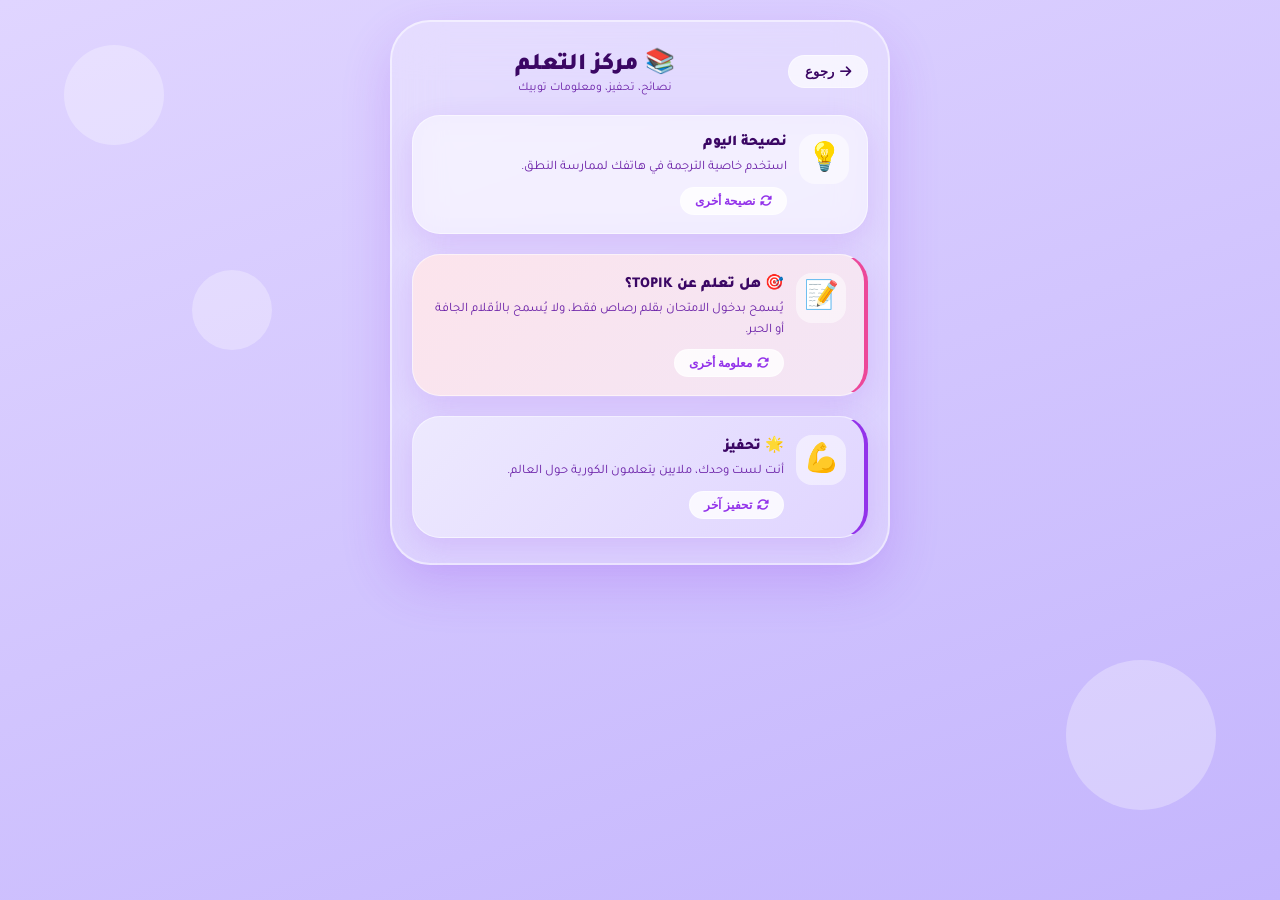
<file: learn-center.html>
<!DOCTYPE html>
<html lang="ar" dir="rtl">
<head>
    <meta charset="UTF-8">
    <meta name="viewport" content="width=device-width, initial-scale=1.0">
    <title>مركز التعلم | Learn Center</title>
    <link rel="stylesheet" href="https://cdnjs.cloudflare.com/ajax/libs/font-awesome/6.4.0/css/all.min.css">
    <style>
        @import url('https://fonts.googleapis.com/css2?family=Tajawal:wght@400;500;700;900&family=Fredoka:wght@400;600;700&display=swap');

        :root {
            --glass: rgba(255, 255, 255, 0.25);
            --glass-border: rgba(255, 255, 255, 0.5);
            --text: #3b0764;
            --text-light: #6b21a8;
            --accent: #9333ea;
            --card-bg: rgba(255,255,255,0.45);
            --shadow: 0 10px 30px rgba(147, 51, 234, 0.15);
        }

        * { box-sizing: border-box; margin: 0; padding: 0; }
        body {
            font-family: 'Tajawal', sans-serif;
            background: linear-gradient(160deg, #e0d5ff 0%, #c4b5fd 100%);
            min-height: 100vh;
            display: flex;
            justify-content: center;
            align-items: flex-start;
            padding: clamp(12px, 2vw, 20px) 10px;
            position: relative;
            overflow-x: hidden;
        }

        .bubble {
            position: fixed;
            background: rgba(255,255,255,0.3);
            border-radius: 50%;
            z-index: 0;
            animation: floatBubble 8s ease-in-out infinite;
        }
        .bubble:nth-child(1) { width: 100px; height: 100px; top: 5%; left: 5%; }
        .bubble:nth-child(2) { width: 150px; height: 150px; bottom: 10%; right: 5%; animation-delay: 2s; }
        .bubble:nth-child(3) { width: 80px; height: 80px; top: 30%; left: 15%; animation-delay: 4s; }
        @keyframes floatBubble {
            0%, 100% { transform: translateY(0) scale(1); }
            50% { transform: translateY(-15px) scale(1.05); }
        }

        .screen {
            width: 100%;
            max-width: 500px;
            background: var(--glass);
            backdrop-filter: blur(25px);
            -webkit-backdrop-filter: blur(25px);
            border-radius: 40px;
            border: 2px solid var(--glass-border);
            box-shadow: 0 20px 50px rgba(147, 51, 234, 0.2);
            padding: 25px 20px;
            display: flex;
            flex-direction: column;
            gap: 20px;
            position: relative;
            z-index: 1;
        }

        .header {
            display: flex;
            align-items: center;
            gap: 10px;
        }
        .back-btn {
            background: rgba(255,255,255,0.7);
            border: 1px solid var(--glass-border);
            padding: 8px 16px;
            border-radius: 25px;
            cursor: pointer;
            font-weight: 700;
            font-size: 13px;
            color: var(--text);
            display: flex;
            align-items: center;
            gap: 6px;
            transition: 0.2s;
        }
        .back-btn:hover { background: white; transform: translateX(3px); }
        .title-area { flex: 1; text-align: center; }
        .title-area h1 { font-weight: 900; font-size: 24px; color: var(--text); }
        .title-area p { font-size: 12px; color: var(--text-light); }

        .card {
            background: var(--card-bg);
            backdrop-filter: blur(15px);
            border-radius: 28px;
            padding: 18px;
            border: 1px solid var(--glass-border);
            box-shadow: var(--shadow);
            transition: transform 0.3s;
            display: flex;
            gap: 12px;
            align-items: flex-start;
        }
        .card:hover { transform: translateY(-3px); }
        .card-icon {
            font-size: 28px;
            background: rgba(255,255,255,0.5);
            width: 50px; height: 50px;
            border-radius: 16px;
            display: flex; align-items: center; justify-content: center;
            flex-shrink: 0;
        }
        .card-content { flex: 1; }
        .card-title { font-weight: 900; font-size: 15px; color: var(--text); margin-bottom: 6px; }
        .card-text { font-size: 13px; color: var(--text-light); line-height: 1.6; }

        .refresh-btn {
            background: rgba(255,255,255,0.8);
            border: 1px solid var(--glass-border);
            padding: 6px 14px;
            border-radius: 20px;
            cursor: pointer;
            font-size: 12px;
            font-weight: 700;
            color: var(--accent);
            display: inline-flex;
            align-items: center;
            gap: 5px;
            transition: 0.2s;
            margin-top: 8px;
        }
        .refresh-btn:hover { background: white; }

        .topik-tip {
            background: linear-gradient(135deg, #fce4ec, #f3e5f5);
            border-right: 4px solid #ec4899;
        }

        .motivation {
            background: linear-gradient(135deg, #ede9fe, #e0d5ff);
            border-right: 4px solid #9333ea;
        }

        @media (max-width: 520px) {
            .screen {
                max-width: 100%;
                border-radius: 30px;
                padding: 20px 16px;
            }
        }
    </style>
</head>
<body>
    <div class="bubble"></div>
    <div class="bubble"></div>
    <div class="bubble"></div>

    <div class="screen">
        <div class="header">
            <button class="back-btn" onclick="goBack()"><i class="fa-solid fa-arrow-right"></i> رجوع</button>
            <div class="title-area">
                <h1>📚 مركز التعلم</h1>
                <p>نصائح، تحفيز، ومعلومات توبيك</p>
            </div>
        </div>

        <!-- نصيحة يومية لتعلم الكورية -->
        <div class="card" id="tipCard">
            <div class="card-icon">💡</div>
            <div class="card-content">
                <div class="card-title" id="tipTitle">نصيحة اليوم</div>
                <div class="card-text" id="tipText">حاول أن تتعلم 5 كلمات جديدة يوميًا واستخدمها في جمل.</div>
                <button class="refresh-btn" onclick="refreshTip()"><i class="fa-solid fa-rotate"></i> نصيحة أخرى</button>
            </div>
        </div>

        <!-- معلومة توبيك -->
        <div class="card topik-tip" id="topikCard">
            <div class="card-icon">📝</div>
            <div class="card-content">
                <div class="card-title" id="topikTitle">🎯 هل تعلم عن TOPIK؟</div>
                <div class="card-text" id="topikText">امتحان TOPIK I يتكون من 30 سؤال استماع و 30 سؤال قراءة، ومدة الاختبار 100 دقيقة.</div>
                <button class="refresh-btn" onclick="refreshTopik()"><i class="fa-solid fa-rotate"></i> معلومة أخرى</button>
            </div>
        </div>

        <!-- رسالة تحفيزية -->
        <div class="card motivation" id="motivationCard">
            <div class="card-icon">💪</div>
            <div class="card-content">
                <div class="card-title" id="motivationTitle">🌟 تحفيز</div>
                <div class="card-text" id="motivationText">كل حرف تتعلمه يقرّبك من حلمك. لا تتوقف!</div>
                <button class="refresh-btn" onclick="refreshMotivation()"><i class="fa-solid fa-rotate"></i> تحفيز آخر</button>
            </div>
        </div>
    </div>

    <script>
        // ========== البيانات (موسعة) ==========
        const tips = [
            "حاول أن تتعلم 5 كلمات جديدة يوميًا واستخدمها في جمل.",
            "شاهد مسلسلات كورية بترجمة كورية لتحسين مهاراتك.",
            "استخدم تطبيق المذكرات لكتابة يومياتك باللغة الكورية.",
            "كرر الكلمات بصوت عالٍ لتثبيت النطق الصحيح.",
            "خصص 10 دقائق يوميًا لمراجعة المفردات القديمة.",
            "حاول التفكير باللغة الكورية بدلاً من الترجمة الحرفية.",
            "اقرأ قصص الأطفال بالكورية، فمفرداتها بسيطة ومفيدة.",
            "استمع إلى الأغاني الكورية وحاول كتابة الكلمات التي تسمعها.",
            "شارك في مجموعات تعلم اللغة الكورية على الإنترنت للممارسة.",
            "لا تخف من الأخطاء، فكل خطأ هو خطوة نحو الإتقان.",
            "ضع أهدافًا أسبوعية صغيرة، مثل حفظ 30 كلمة جديدة.",
            "حاول أن تقرأ مقالاً إخباريًا بالكورية مرة في الأسبوع.",
            "اكتب منشورات قصيرة بالكورية على وسائل التواصل الاجتماعي.",
            "شاهد مقاطع يوتيوب تعليمية عن القواعد الكورية.",
            "استخدم خاصية الترجمة في هاتفك لممارسة النطق.",
            "حاول التحدث مع متحدثين أصليين عبر تطبيقات التبادل اللغوي.",
            "خصص دفترًا للمفردات الصعبة وراجعها بانتظام.",
            "تعلم جملة كورية كاملة بدلاً من كلمة واحدة في كل مرة.",
            "استمع إلى البودكاست الكوري أثناء المشي أو القيادة.",
            "جرب كتابة تعليقات بالكورية على منشورات أصدقائك الكوريين."
        ];

        const topikFacts = [
            "امتحان TOPIK I يتكون من 30 سؤال استماع و 30 سؤال قراءة، ومدة الاختبار 100 دقيقة.",
            "امتحان TOPIK II يتكون من 50 سؤال استماع، 4 أسئلة كتابة، و 50 سؤال قراءة. مدته 180 دقيقة.",
            "للحصول على المستوى 3 في TOPIK II، يجب أن تحصل على 120 نقطة على الأقل من 300.",
            "المستوى 6 (الأعلى) يتطلب 230 نقطة في TOPIK II.",
            "تقام امتحانات TOPIK 6 مرات في السنة داخل كوريا، و 4 مرات خارجها.",
            "نتائج الامتحان تبقى صالحة لمدة سنتين من تاريخ الإعلان.",
            "يمكنك استخدام قاموس ورقي في قسم الكتابة فقط (TOPIK II).",
            "السرعة مهمة جدًا في قسم القراءة؛ حاول أن لا تتجاوز دقيقة واحدة لكل سؤال.",
            "الأسئلة 51-52 في الكتابة هي أسئلة إكمال فراغات، وهي أسهل جزء للحصول على نقاط.",
            "الأسئلة 53-54 في الكتابة تتطلب كتابة نصوص طويلة (رسم بياني + مقال)، فتدرب عليها كثيرًا.",
            "TOPIK I يمنح مستويين فقط: المستوى 1 (80 نقطة) والمستوى 2 (140 نقطة).",
            "القسم الأصعب في TOPIK II هو الاستماع المتقدم (الأسئلة 21-50) حيث المحادثات طويلة ومعقدة.",
            "يمكن استخدام اللغة الإنجليزية أو الكورية فقط في التعليمات داخل قاعة الامتحان.",
            "يُسمح بدخول الامتحان بقلم رصاص فقط، ولا يُسمح بالأقلام الجافة أو الحبر.",
            "نتيجة الامتحان تُعلن عادة بعد حوالي شهر من تاريخ الاختبار.",
            "لا يوجد نجاح أو رسوب في TOPIK، بل تحصل على مستوى حسب درجتك.",
            "في كوريا، يستخدم TOPIK للقبول الجامعي والتوظيف وطلب الإقامة الدائمة.",
            "هناك كتب تحضيرية رسمية من المعهد الكوري للتعليم (NIIED) يمكنك تحميلها مجانًا.",
            "الاستماع في TOPIK II يحتوي على مقاطع من نشرات الأخبار والبرامج الحوارية.",
            "سؤال الكتابة 53 يعرض رسمًا بيانيًا ويطلب منك وصفه في 200-300 كلمة كورية."
        ];

        const motivations = [
            "كل حرف تتعلمه يقرّبك من حلمك. لا تتوقف!",
            "أنت اليوم أفضل من الأمس، وغدًا ستكون أفضل.",
            "تذكر دائمًا لماذا بدأت، ولتكن هذه قوتك.",
            "لا تقارن رحلتك برحلة الآخرين، فلكلٍ طريقه الخاص.",
            "النجاح ليس نهاية، والفشل ليس قاتلًا، الشجاعة للاستمرار هي ما يهم.",
            "الأشياء العظيمة تستغرق وقتًا، كن صبورًا مع نفسك.",
            "كل دقيقة تقضيها في التعلم هي استثمار في مستقبلك.",
            "أنت تتعلم واحدة من أصعب اللغات في العالم، وهذا إنجاز بحد ذاته!",
            "تخيل نفسك تتحدث الكورية بطلاقة، هذا الحلم قريب جدًا.",
            "العقبة الوحيدة بينك وبين هدفك هي القصة التي ترويها لنفسك.",
            "لا تيأس، كل متحدث طليق بدأ من الصفر مثلك تمامًا.",
            "فخور بك لأنك مستمر رغم الصعوبات.",
            "قوة الإرادة تصنع المستحيل. ثق بنفسك.",
            "ما تتعلمه اليوم سيصبح سلاحك غدًا.",
            "رحلة تعلم اللغة ممتعة بقدر ما هي مفيدة، استمتع بها!",
            "أنت لست وحدك، ملايين يتعلمون الكورية حول العالم.",
            "لا يوجد وقت متأخر للبدء، كل لحظة هي فرصة جديدة.",
            "ضع صورة لهدفك أمامك دائمًا لتذكرك لماذا تتعلم.",
            "كلما شعرت بالإحباط، تذكر كم قطعت من طريق.",
            "الاستسلام هو الهزيمة الوحيدة، أما التأخر في التقدم فهو طبيعي."
        ];

        // ========== آلية عدم التكرار ==========
        function getNonRepeatingItem(arr, storageKey) {
            let used = JSON.parse(localStorage.getItem(storageKey) || '[]');
            // تصفية العناصر غير المستخدمة
            let available = arr.filter((_, i) => !used.includes(i));
            if (available.length === 0) {
                // إذا تم استخدام الكل، نعيد التعيين
                used = [];
                available = [...arr];
            }
            const randomAvailableIndex = Math.floor(Math.random() * available.length);
            const selectedItem = available[randomAvailableIndex];
            const originalIndex = arr.indexOf(selectedItem);
            used.push(originalIndex);
            localStorage.setItem(storageKey, JSON.stringify(used));
            return selectedItem;
        }

        function refreshTip() {
            const tip = getNonRepeatingItem(tips, 'used_tips');
            document.getElementById('tipText').textContent = tip;
        }

        function refreshTopik() {
            const fact = getNonRepeatingItem(topikFacts, 'used_topik');
            document.getElementById('topikText').textContent = fact;
        }

        function refreshMotivation() {
            const msg = getNonRepeatingItem(motivations, 'used_motivations');
            document.getElementById('motivationText').textContent = msg;
        }

        function goBack() {
            window.location.href = 'index.html';
        }

        // ========== عرض عشوائي عند التحميل ==========
        window.addEventListener('DOMContentLoaded', () => {
            refreshTip();
            refreshTopik();
            refreshMotivation();
        });
    </script>
</body>
</html>
</file>
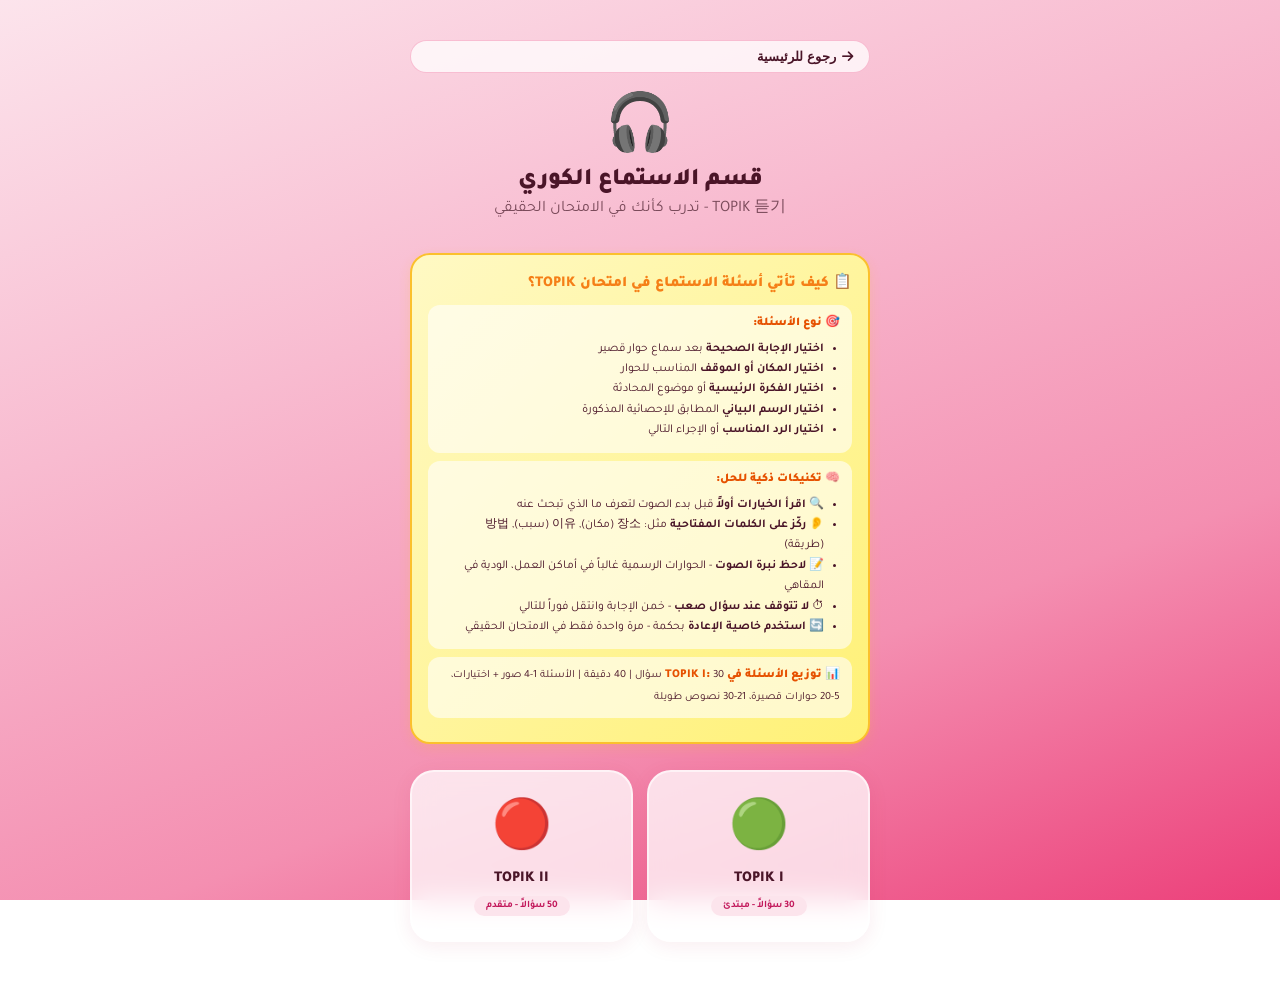
<file: listening-system.html>
<!DOCTYPE html>
<html lang="ar" dir="rtl">
<head>
    <meta charset="UTF-8">
    <meta name="viewport" content="width=device-width, initial-scale=1.0">
    <title>قسم الاستماع - TOPIK 듣기</title>
    <link rel="stylesheet" href="https://cdnjs.cloudflare.com/ajax/libs/font-awesome/6.4.0/css/all.min.css">
    <style>
        @import url('https://fonts.googleapis.com/css2?family=Tajawal:wght@400;500;700;900&family=Noto+Sans+KR:wght@400;500;700&display=swap');
        :root {
            --surface: rgba(255,255,255,0.75); --surface-hover: rgba(255,255,255,0.9);
            --border: rgba(236,64,122,0.3); --text: #4a1528; --text-light: #7a4a5a;
            --accent: #e91e63; --accent-dark: #c2185b; --accent-light: #fce4ec;
            --correct: #059669; --correct-bg: #d1fae5; --wrong: #dc2626; --wrong-bg: #fee2e2;
            --warning: #f59e0b; --warning-bg: #fef3c7; --info: #3b82f6; --info-bg: #dbeafe;
            --shadow: 0 4px 20px rgba(180,30,60,0.08);
            --radius: 28px; --radius-sm: 16px;
        }
        * { box-sizing:border-box; margin:0; padding:0; }
        body {
            font-family:'Tajawal',sans-serif;
            background:linear-gradient(160deg,#fce4ec 0%,#f8bbd0 35%,#f48fb1 70%,#ec407a 100%);
            background-attachment:fixed; min-height:100vh; color:var(--text);
            display:flex; justify-content:center; align-items:flex-start;
            padding: clamp(12px, 2vw, 20px) 10px;
        }
        .main-screen { width:100%; max-width:500px; padding:20px; display:flex; flex-direction:column; gap:16px; }
        .back-btn {
            display:flex; align-items:center; gap:6px; padding:8px 16px; border-radius:25px;
            background:var(--surface); border:1px solid var(--border); color:var(--text);
            cursor:pointer; font-size:13px; font-weight:700; transition:all .2s;
        }
        .back-btn:hover { background:var(--surface-hover); transform:translateX(3px); box-shadow:var(--shadow); }
        .main-header { text-align:center; margin-bottom:8px; }
        .main-header .icon-big { font-size:56px; display:block; animation:float 3s ease-in-out infinite; }
        @keyframes float { 0%,100% { transform:translateY(0); } 50% { transform:translateY(-10px); } }
        .main-header h1 { font-weight:900; font-size:24px; }

        /* شرح نوع السؤال */
        .exam-tip-box {
            background:linear-gradient(135deg,#fff9c4,#fff176);
            border:2px solid #fbc02d;
            border-radius:20px;
            padding:16px;
            margin:10px 0;
            font-size:13px;
            line-height:1.7;
            box-shadow:0 4px 12px rgba(251,192,45,0.2);
        }
        .exam-tip-box .tip-title {
            font-weight:900; color:#f57f17; font-size:15px; margin-bottom:8px;
            display:flex; align-items:center; gap:6px;
        }
        .exam-tip-box .tip-section {
            margin:8px 0; padding:8px 12px; background:rgba(255,255,255,0.6); border-radius:12px;
        }
        .exam-tip-box .tip-label {
            font-weight:900; color:#e65100; font-size:12px;
        }

        .sections-grid { display:grid; grid-template-columns:1fr 1fr; gap:14px; }
        .section-card {
            background:var(--surface); backdrop-filter:blur(15px); border-radius:24px; padding:24px 18px;
            text-align:center; cursor:pointer; border:2px solid rgba(255,255,255,0.6); box-shadow:var(--shadow);
            transition:all .35s; display:flex; flex-direction:column; align-items:center; gap:8px;
        }
        .section-card:hover { transform:translateY(-6px); border-color:var(--accent); background:rgba(255,255,255,.9); }
        .section-card .card-icon { font-size:48px; }
        .section-card .card-title { font-weight:900; font-size:15px; }
        .section-card .card-badge { padding:4px 12px; border-radius:12px; font-size:10px; font-weight:700; background:var(--accent-light); color:var(--accent-dark); }

        .practice-screen { display:none; width:100%; max-width:500px; padding:20px; flex-direction:column; gap:16px; }
        .practice-screen.active { display:flex; }

        .audio-player-card {
            background:var(--surface); backdrop-filter:blur(15px); border-radius:24px; padding:20px;
            border:2px solid rgba(255,255,255,0.6); text-align:center;
        }
        .play-btn {
            width:70px; height:70px; border-radius:50%; background:linear-gradient(135deg,var(--accent),var(--accent-dark));
            color:#fff; border:none; cursor:pointer; font-size:28px; margin:10px auto; display:flex;
            align-items:center; justify-content:center; box-shadow:0 6px 20px rgba(233,30,99,0.4);
        }
        .play-btn.playing { animation:pulse-play 1s infinite; }
        @keyframes pulse-play { 0%,100% { box-shadow:0 6px 20px rgba(233,30,99,0.4); } 50% { box-shadow:0 6px 30px rgba(220,38,38,0.6); } }
        .audio-progress { width:100%; height:6px; background:var(--accent-light); border-radius:3px; margin-top:12px; overflow:hidden; }
        .audio-progress-fill { height:100%; background:var(--accent); border-radius:3px; width:0%; transition:width .3s; }
        .repeat-btn {
            background:var(--surface); border:1px solid var(--border); padding:8px 16px; border-radius:20px;
            cursor:pointer; font-size:12px; margin-top:8px; font-family:'Tajawal',sans-serif;
        }

        .question-card {
            background:var(--surface); backdrop-filter:blur(15px); border-radius:24px; padding:20px;
            border:2px solid rgba(255,255,255,0.6);
        }
        .question-text { font-size:15px; font-weight:700; margin-bottom:16px; }
        .options-grid { display:grid; grid-template-columns:1fr 1fr; gap:10px; }
        .option-btn {
            padding:14px; border-radius:14px; border:2px solid var(--border); background:var(--surface);
            cursor:pointer; font-size:13px; font-weight:700; text-align:center; transition:all .2s;
            font-family:'Noto Sans KR','Tajawal',sans-serif;
        }
        .option-btn:hover { background:var(--surface-hover); border-color:var(--accent); }
        .option-btn.selected { border-color:var(--accent); background:var(--accent-light); }
        .option-btn.correct { border-color:var(--correct); background:var(--correct-bg); color:#065f46; }
        .option-btn.wrong { border-color:var(--wrong); background:var(--wrong-bg); color:#991b1b; }
        .option-btn.locked { pointer-events:none; opacity:.85; }

        .nav-buttons { display:flex; justify-content:space-between; gap:10px; margin-top:12px; flex-wrap:wrap; }
        .btn {
            padding:10px 18px; border-radius:25px; border:none; cursor:pointer; font-weight:700; font-size:12px;
            font-family:'Tajawal',sans-serif; transition:all .2s; display:inline-flex; align-items:center; gap:5px;
        }
        .btn-primary { background:linear-gradient(135deg,var(--accent),var(--accent-dark)); color:#fff; box-shadow:0 4px 15px rgba(233,30,99,0.3); }
        .btn-primary:hover { transform:translateY(-2px); }
        .btn-secondary { background:var(--surface); color:var(--text); border:1px solid var(--border); }
        .btn-info { background:var(--info-bg); color:#1e40af; border:1px solid var(--info); }

        .score-bar { display:flex; justify-content:space-between; align-items:center; padding:12px 16px; background:var(--surface); border-radius:16px; border:1px solid var(--border); margin-bottom:8px; }
        .score-text { font-weight:900; font-size:16px; }

        .toast { position:fixed; bottom:30px; left:50%; transform:translateX(-50%); background:var(--text); color:#fff; padding:12px 24px; border-radius:30px; font-size:13px; font-weight:700; z-index:100; opacity:0; transition:opacity .3s; pointer-events:none; }
        .toast.show { opacity:1; }

        .completion-screen { display:none; text-align:center; padding:40px 20px; background:var(--surface); border-radius:24px; border:2px solid rgba(255,255,255,0.6); }
        .completion-screen.active { display:block; }
        .completion-emoji { font-size:64px; }
        .completion-score { font-size:36px; font-weight:900; color:var(--accent-dark); margin:12px 0; }

        .explanation-box { background:var(--info-bg); border:1px solid var(--info); border-radius:var(--radius-sm); padding:12px; margin-top:10px; display:none; font-size:12px; line-height:1.6; }
        .explanation-box.show { display:block; animation:bounceIn .3s ease; }
        @keyframes bounceIn { 0% { transform:translateY(10px); opacity:0; } 60% { transform:translateY(-3px); opacity:1; } 100% { transform:translateY(0); opacity:1; } }
        @media(max-width:520px) { .main-screen,.practice-screen { padding:14px; } .options-grid { grid-template-columns:1fr; } }
    </style>
</head>
<body>
<div class="toast" id="toast"></div>

<!-- ========== الشاشة الرئيسية ========== -->
<div class="main-screen" id="mainScreen">
    <button class="back-btn" onclick="goToHome()"><i class="fa-solid fa-arrow-right"></i><span>رجوع للرئيسية</span></button>
    <div class="main-header">
        <span class="icon-big">🎧</span>
        <h1>قسم الاستماع الكوري</h1>
        <p style="color:var(--text-light);">TOPIK 듣기 - تدرب كأنك في الامتحان الحقيقي</p>
    </div>

    <!-- شرح طريقة أسئلة الاستماع في التوبيك -->
    <div class="exam-tip-box">
        <div class="tip-title">📋 كيف تأتي أسئلة الاستماع في امتحان TOPIK؟</div>
        <div class="tip-section">
            <span class="tip-label">🎯 نوع الأسئلة:</span>
            <ul style="margin:4px 16px; font-size:12px;">
                <li><strong>اختيار الإجابة الصحيحة</strong> بعد سماع حوار قصير</li>
                <li><strong>اختيار المكان أو الموقف</strong> المناسب للحوار</li>
                <li><strong>اختيار الفكرة الرئيسية</strong> أو موضوع المحادثة</li>
                <li><strong>اختيار الرسم البياني</strong> المطابق للإحصائية المذكورة</li>
                <li><strong>اختيار الرد المناسب</strong> أو الإجراء التالي</li>
            </ul>
        </div>
        <div class="tip-section">
            <span class="tip-label">🧠 تكنيكات ذكية للحل:</span>
            <ul style="margin:4px 16px; font-size:12px;">
                <li>🔍 <strong>اقرأ الخيارات أولاً</strong> قبل بدء الصوت لتعرف ما الذي تبحث عنه</li>
                <li>👂 <strong>ركّز على الكلمات المفتاحية</strong> مثل: 장소 (مكان), 이유 (سبب), 방법 (طريقة)</li>
                <li>📝 <strong>لاحظ نبرة الصوت</strong> - الحوارات الرسمية غالباً في أماكن العمل، الودية في المقاهي</li>
                <li>⏱ <strong>لا تتوقف عند سؤال صعب</strong> - خمن الإجابة وانتقل فوراً للتالي</li>
                <li>🔄 <strong>استخدم خاصية الإعادة</strong> بحكمة - مرة واحدة فقط في الامتحان الحقيقي</li>
            </ul>
        </div>
        <div class="tip-section">
            <span class="tip-label">📊 توزيع الأسئلة في TOPIK I:</span>
            <span style="font-size:11px;">30 سؤال | 40 دقيقة | الأسئلة 1-4 صور + اختيارات، 5-20 حوارات قصيرة، 21-30 نصوص طويلة</span>
        </div>
    </div>

    <div class="sections-grid">
        <div class="section-card" onclick="startPractice('topik1')">
            <div class="card-icon">🟢</div>
            <div class="card-title">TOPIK I</div>
            <span class="card-badge">30 سؤالاً - مبتدئ</span>
        </div>
        <div class="section-card" onclick="startPractice('topik2')">
            <div class="card-icon">🔴</div>
            <div class="card-title">TOPIK II</div>
            <span class="card-badge">50 سؤالاً - متقدم</span>
        </div>
    </div>
</div>

<!-- ========== شاشة التمرين ========== -->
<div class="practice-screen" id="practiceScreen">
    <button class="back-btn" onclick="goBackToMain()"><i class="fa-solid fa-arrow-right"></i><span>رجوع للقائمة</span></button>
    <div class="score-bar">
        <span class="score-text">✅ <span id="correctCount">0</span>/<span id="totalAnswered">0</span></span>
        <span style="font-size:13px;color:var(--text-light);" id="questionCounter">1/30</span>
    </div>

    <!-- شرح إضافي يظهر أعلى كل سؤال حسب نوعه -->
    <div id="questionTypeTip" style="background:#fff3e0;border:1px solid #ff9800;border-radius:12px;padding:8px 12px;font-size:11px;font-weight:700;color:#e65100;display:none;"></div>

    <div class="audio-player-card">
        <button class="play-btn" id="playBtn" onclick="toggleAudio()">▶️</button>
        <p style="font-size:11px;color:var(--text-light);margin-top:4px;">استمع جيداً - يمكنك التكرار مرة واحدة</p>
        <div class="audio-progress"><div class="audio-progress-fill" id="audioProgress"></div></div>
        <button class="repeat-btn" onclick="repeatAudio()">🔄 أعد الاستماع</button>
    </div>
    <div class="question-card">
        <p class="question-text" id="questionText">اختر الإجابة الصحيحة</p>
        <div class="options-grid" id="optionsGrid"></div>
        <div class="explanation-box" id="explanationBox"></div>
        <div class="nav-buttons">
            <button class="btn btn-secondary" id="prevBtn" onclick="prevQuestion()" style="display:none;">⬅️ السابق</button>
            <button class="btn btn-info" id="showAnswerBtn" onclick="showAnswer()" style="display:none;">🔑 الإجابة والشرح</button>
            <button class="btn btn-primary" id="nextBtn" onclick="nextQuestion()">التالي ➡️</button>
        </div>
    </div>
    <div class="completion-screen" id="completionScreen">
        <div class="completion-emoji" id="completionEmoji">🎉</div>
        <h2>أحسنت!</h2>
        <div class="completion-score" id="completionScore"></div>
        <button class="btn btn-primary" onclick="goBackToMain()">العودة للقائمة</button>
    </div>
</div>

<script src="listening-data.js"></script>
<script src="listening-engine.js"></script>
</body>
</html>
</file>
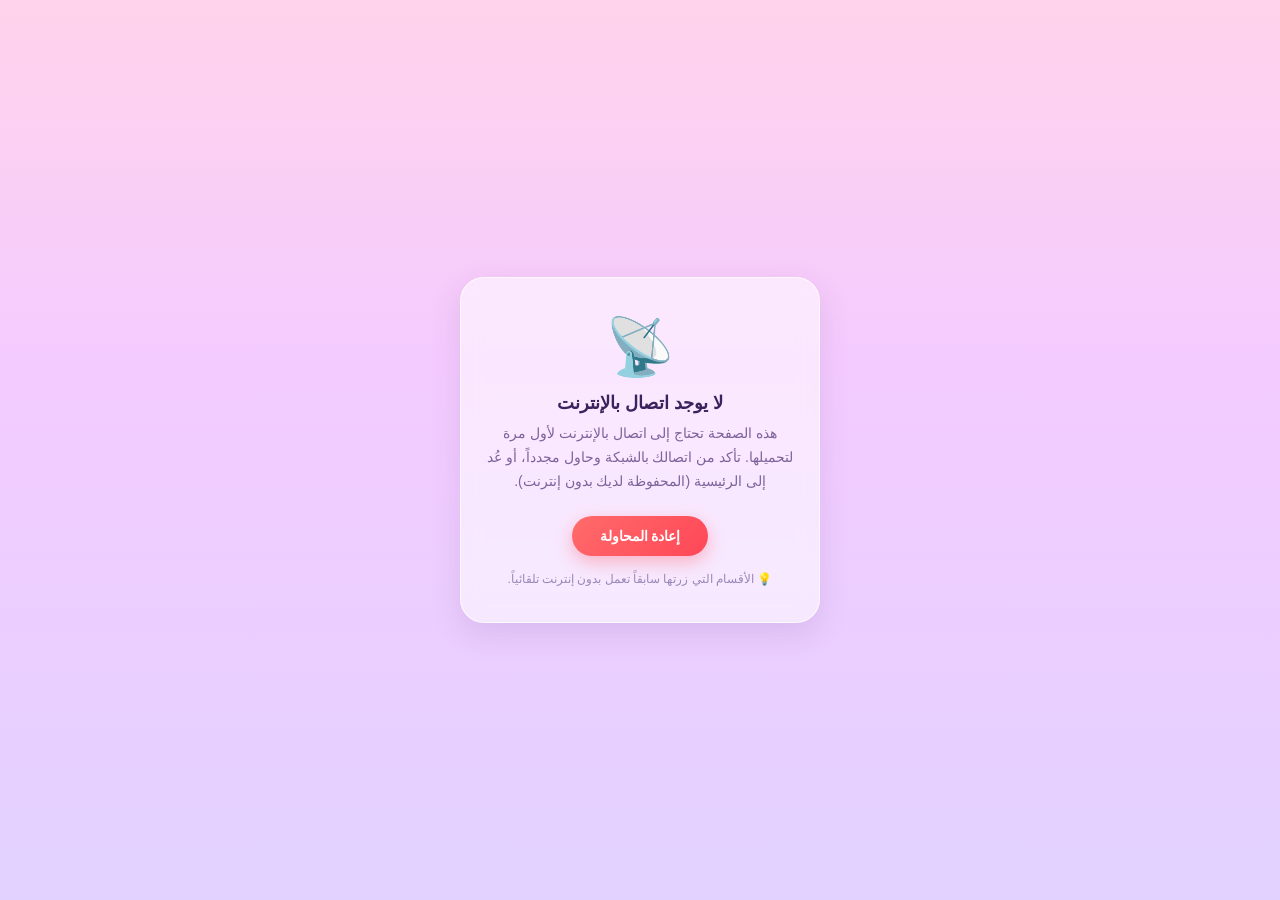
<file: offline.html>
<!DOCTYPE html>
<html lang="ar" dir="rtl">
<head>
    <meta charset="UTF-8">
    <meta name="viewport" content="width=device-width, initial-scale=1.0, viewport-fit=cover">
    <title>غير متصل بالإنترنت | تعلم الكورية</title>
    <meta name="theme-color" content="#1a1a2e">
    <style>
        /* لا نعتمد على أي خط أو CDN خارجي هنا لأن هذه الصفحة
           يجب أن تعمل بدون إنترنت بشكل كامل */
        * { box-sizing: border-box; margin: 0; padding: 0; }
        html, body {
            height: 100%;
            font-family: 'Segoe UI', Tahoma, Arial, sans-serif;
        }
        body {
            background: linear-gradient(180deg, #ffd3eb 0%, #f4cbff 40%, #e2d2ff 100%);
            min-height: 100vh;
            display: flex;
            align-items: center;
            justify-content: center;
            padding: 24px;
            text-align: center;
        }
        .offline-card {
            background: rgba(255,255,255,0.55);
            backdrop-filter: blur(10px);
            -webkit-backdrop-filter: blur(10px);
            border-radius: 24px;
            border: 1px solid rgba(255,255,255,0.7);
            padding: 36px 24px;
            max-width: 360px;
            width: 100%;
            box-shadow: 0 10px 30px rgba(120, 60, 140, 0.15);
        }
        .offline-emoji {
            font-size: 56px;
            margin-bottom: 12px;
        }
        h1 {
            font-size: 18px;
            font-weight: 900;
            color: #3a225d;
            margin-bottom: 8px;
        }
        p {
            font-size: 14px;
            color: #7d639b;
            line-height: 1.7;
            margin-bottom: 22px;
        }
        button {
            background: linear-gradient(135deg, #ff6b6b 0%, #ff4757 100%);
            color: #fff;
            border: none;
            padding: 12px 28px;
            border-radius: 999px;
            font-weight: 700;
            font-size: 14px;
            cursor: pointer;
            font-family: inherit;
            box-shadow: 0 6px 18px rgba(255,71,87,0.35);
        }
        button:active { transform: scale(0.97); }
        .hint {
            margin-top: 16px;
            font-size: 12px;
            color: #9b87b8;
        }
    </style>
</head>
<body>
    <div class="offline-card">
        <div class="offline-emoji">📡</div>
        <h1>لا يوجد اتصال بالإنترنت</h1>
        <p>
            هذه الصفحة تحتاج إلى اتصال بالإنترنت لأول مرة لتحميلها.
            تأكد من اتصالك بالشبكة وحاول مجدداً، أو عُد إلى الرئيسية
            (المحفوظة لديك بدون إنترنت).
        </p>
        <button onclick="location.reload()">إعادة المحاولة</button>
        <div class="hint">
            💡 الأقسام التي زرتها سابقاً تعمل بدون إنترنت تلقائياً.
        </div>
    </div>
</body>
</html>
</file>
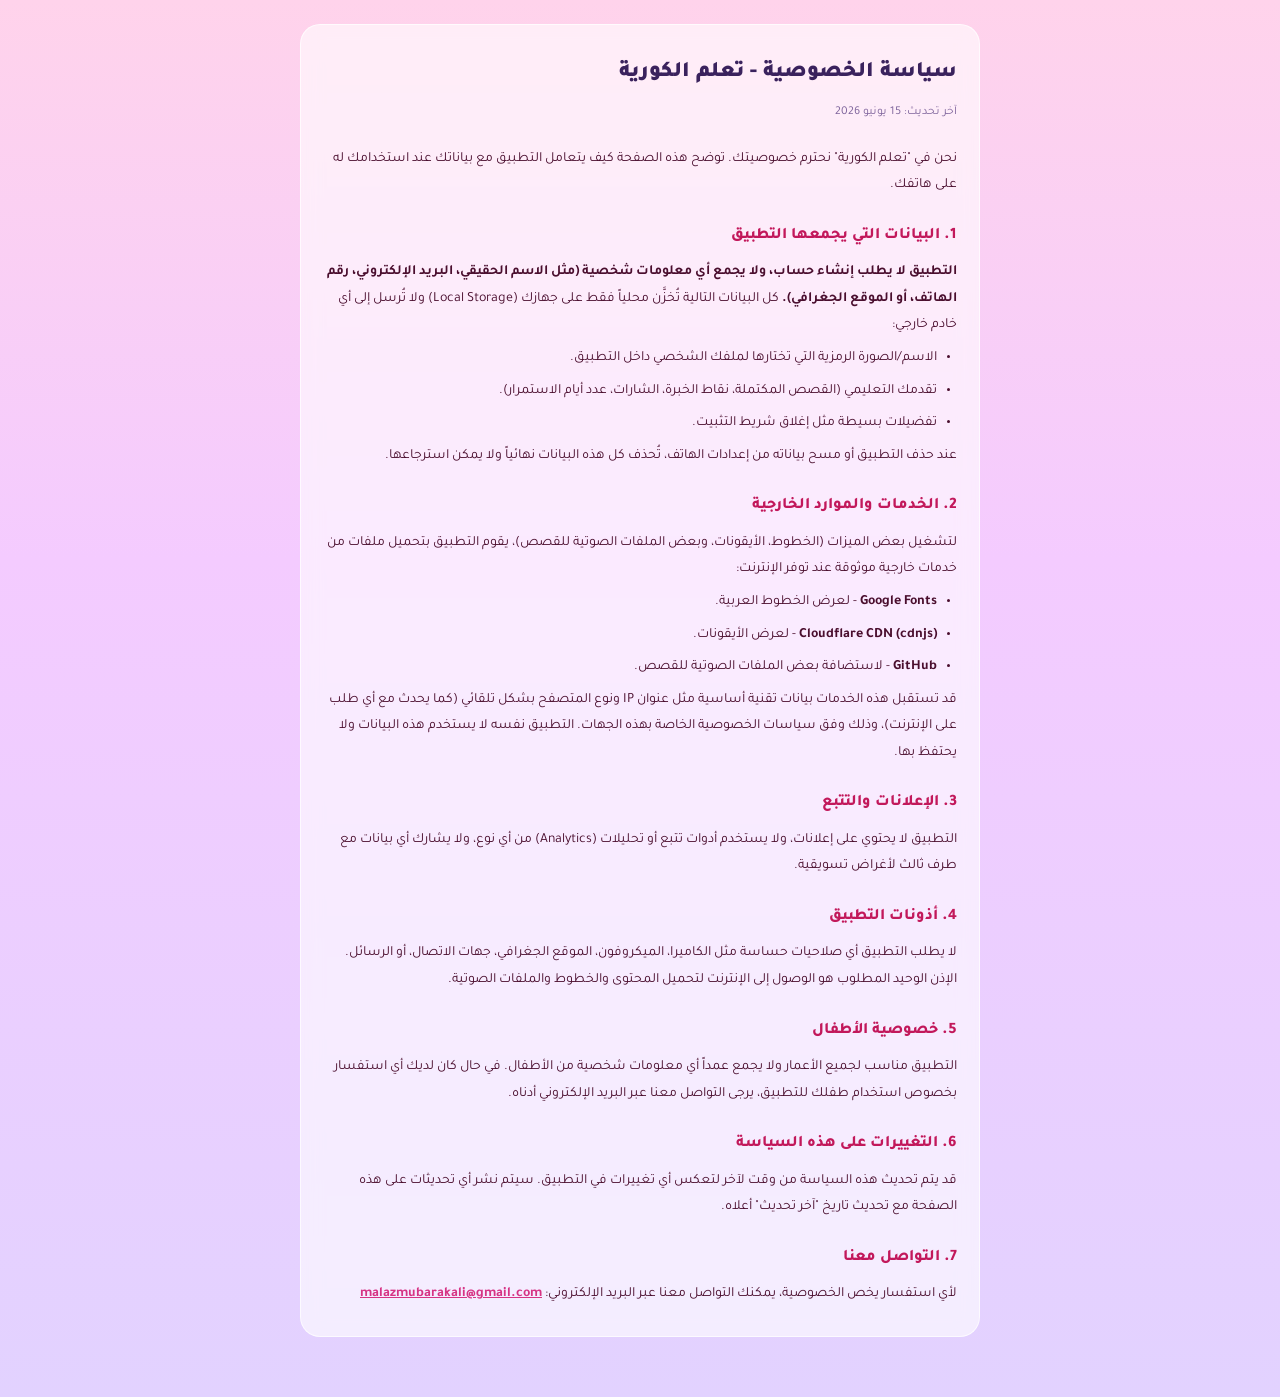
<file: privacy-policy.html>
<!DOCTYPE html>
<html lang="ar" dir="rtl">
<head>
    <meta charset="UTF-8">
    <meta name="viewport" content="width=device-width, initial-scale=1.0">
    <title>سياسة الخصوصية | تعلم الكورية</title>
    <link href="https://fonts.googleapis.com/css2?family=Tajawal:wght@400;500;700;900&display=swap" rel="stylesheet">
    <style>
        * { box-sizing: border-box; margin: 0; padding: 0; }
        body {
            font-family: 'Tajawal', sans-serif;
            background: linear-gradient(180deg, #ffd3eb 0%, #f4cbff 40%, #e2d2ff 100%);
            color: #3a225d;
            line-height: 1.9;
            padding: 24px 16px 60px;
        }
        .wrap {
            max-width: 680px;
            margin: 0 auto;
            background: rgba(255,255,255,0.6);
            backdrop-filter: blur(10px);
            border-radius: 20px;
            padding: 28px 22px;
            border: 1px solid rgba(255,255,255,0.7);
        }
        h1 { font-size: 22px; font-weight: 900; margin-bottom: 6px; }
        .updated { font-size: 12px; color: #7d639b; margin-bottom: 22px; }
        h2 { font-size: 16px; font-weight: 800; margin: 22px 0 8px; color: #c2185b; }
        p, li { font-size: 14px; color: #4a0e2e; }
        ul { padding-right: 20px; margin-top: 6px; }
        li { margin-bottom: 6px; }
        a { color: #d63384; font-weight: 700; }
    </style>
</head>
<body>
    <div class="wrap">
        <h1>سياسة الخصوصية - تعلم الكورية</h1>
        <div class="updated">آخر تحديث: 15 يونيو 2026</div>

        <p>
            نحن في "تعلم الكورية" نحترم خصوصيتك. توضح هذه الصفحة كيف يتعامل التطبيق
            مع بياناتك عند استخدامك له على هاتفك.
        </p>

        <h2>1. البيانات التي يجمعها التطبيق</h2>
        <p>
            <strong>التطبيق لا يطلب إنشاء حساب، ولا يجمع أي معلومات شخصية
            (مثل الاسم الحقيقي، البريد الإلكتروني، رقم الهاتف، أو الموقع الجغرافي).</strong>
            كل البيانات التالية تُخزَّن محلياً فقط على جهازك (Local Storage) ولا تُرسل
            إلى أي خادم خارجي:
        </p>
        <ul>
            <li>الاسم/الصورة الرمزية التي تختارها لملفك الشخصي داخل التطبيق.</li>
            <li>تقدمك التعليمي (القصص المكتملة، نقاط الخبرة، الشارات، عدد أيام الاستمرار).</li>
            <li>تفضيلات بسيطة مثل إغلاق شريط التثبيت.</li>
        </ul>
        <p>
            عند حذف التطبيق أو مسح بياناته من إعدادات الهاتف، تُحذف كل هذه البيانات
            نهائياً ولا يمكن استرجاعها.
        </p>

        <h2>2. الخدمات والموارد الخارجية</h2>
        <p>
            لتشغيل بعض الميزات (الخطوط، الأيقونات، وبعض الملفات الصوتية للقصص)،
            يقوم التطبيق بتحميل ملفات من خدمات خارجية موثوقة عند توفر الإنترنت:
        </p>
        <ul>
            <li><strong>Google Fonts</strong> - لعرض الخطوط العربية.</li>
            <li><strong>Cloudflare CDN (cdnjs)</strong> - لعرض الأيقونات.</li>
            <li><strong>GitHub</strong> - لاستضافة بعض الملفات الصوتية للقصص.</li>
        </ul>
        <p>
            قد تستقبل هذه الخدمات بيانات تقنية أساسية مثل عنوان IP ونوع المتصفح
            بشكل تلقائي (كما يحدث مع أي طلب على الإنترنت)، وذلك وفق سياسات
            الخصوصية الخاصة بهذه الجهات. التطبيق نفسه لا يستخدم هذه البيانات
            ولا يحتفظ بها.
        </p>

        <h2>3. الإعلانات والتتبع</h2>
        <p>
            التطبيق لا يحتوي على إعلانات، ولا يستخدم أدوات تتبع أو تحليلات
            (Analytics) من أي نوع، ولا يشارك أي بيانات مع طرف ثالث لأغراض تسويقية.
        </p>

        <h2>4. أذونات التطبيق</h2>
        <p>
            لا يطلب التطبيق أي صلاحيات حساسة مثل الكاميرا، الميكروفون، الموقع
            الجغرافي، جهات الاتصال، أو الرسائل. الإذن الوحيد المطلوب هو
            الوصول إلى الإنترنت لتحميل المحتوى والخطوط والملفات الصوتية.
        </p>

        <h2>5. خصوصية الأطفال</h2>
        <p>
            التطبيق مناسب لجميع الأعمار ولا يجمع عمداً أي معلومات شخصية من
            الأطفال. في حال كان لديك أي استفسار بخصوص استخدام طفلك للتطبيق،
            يرجى التواصل معنا عبر البريد الإلكتروني أدناه.
        </p>

        <h2>6. التغييرات على هذه السياسة</h2>
        <p>
            قد يتم تحديث هذه السياسة من وقت لآخر لتعكس أي تغييرات في التطبيق.
            سيتم نشر أي تحديثات على هذه الصفحة مع تحديث تاريخ "آخر تحديث" أعلاه.
        </p>

        <h2>7. التواصل معنا</h2>
        <p>
            لأي استفسار يخص الخصوصية، يمكنك التواصل معنا عبر البريد الإلكتروني:
            <a href="malazmubarakali@gmail.com">malazmubarakali@gmail.com</a>
        </p>
    </div>
</body>
</html>
</file>
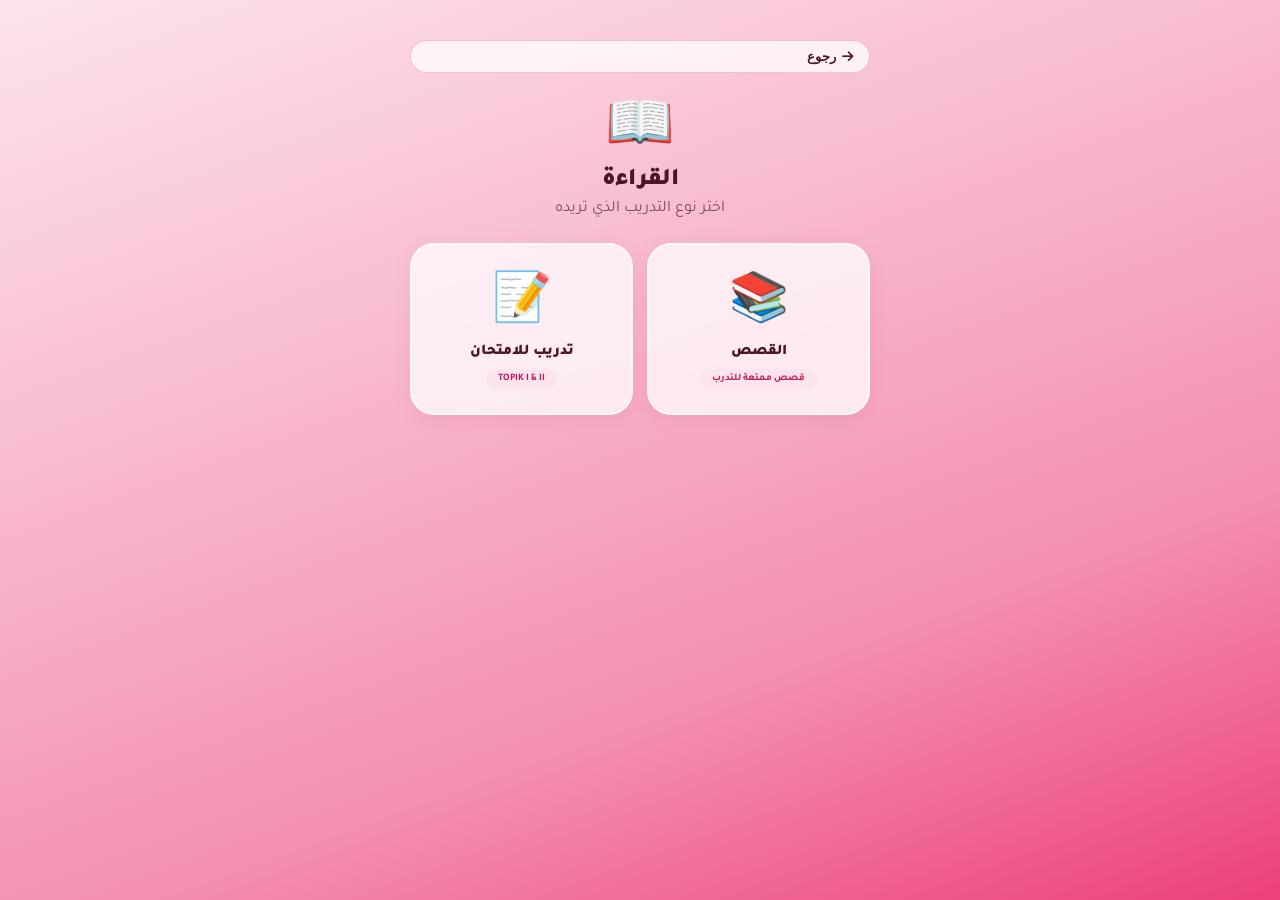
<file: reading-menu.html>
<!DOCTYPE html>
<html lang="ar" dir="rtl">
<head>
    <meta charset="UTF-8">
    <meta name="viewport" content="width=device-width, initial-scale=1.0">
    <title>القراءة - اختر النوع</title>
    <link rel="stylesheet" href="https://cdnjs.cloudflare.com/ajax/libs/font-awesome/6.4.0/css/all.min.css">
    <style>
        @import url('https://fonts.googleapis.com/css2?family=Tajawal:wght@400;500;700;900&display=swap');
        :root {
            --surface: rgba(255,255,255,0.75);
            --border: rgba(236,64,122,0.3);
            --text: #4a1528;
            --accent: #e91e63;
            --accent-dark: #c2185b;
            --accent-light: #fce4ec;
            --shadow: 0 4px 20px rgba(180,30,60,0.08);
        }
        * { box-sizing:border-box; margin:0; padding:0; }
        body {
            font-family:'Tajawal',sans-serif;
            background:linear-gradient(160deg,#fce4ec 0%,#f8bbd0 35%,#f48fb1 70%,#ec407a 100%);
            background-attachment:fixed; min-height:100vh; color:var(--text);
            display:flex; justify-content:center; align-items:flex-start;
            padding: clamp(12px, 2vw, 20px) 10px;
        }
        .main-screen { width:100%; max-width:500px; padding:20px; display:flex; flex-direction:column; gap:16px; }
        .back-btn {
            display:flex; align-items:center; gap:6px; padding:8px 16px; border-radius:25px;
            background:var(--surface); border:1px solid var(--border); color:var(--text);
            cursor:pointer; font-size:13px; font-weight:700; transition:all .2s;
        }
        .back-btn:hover { background:#fff; transform:translateX(3px); box-shadow:var(--shadow); }
        .main-header { text-align:center; margin-bottom:8px; }
        .main-header .icon-big { font-size:56px; display:block; animation:float 3s ease-in-out infinite; }
        @keyframes float { 0%,100% { transform:translateY(0); } 50% { transform:translateY(-10px); } }
        .main-header h1 { font-weight:900; font-size:24px; }
        .sections-grid { display:grid; grid-template-columns:1fr 1fr; gap:14px; }
        .section-card {
            background:var(--surface); backdrop-filter:blur(15px); border-radius:24px; padding:24px 18px;
            text-align:center; cursor:pointer; border:2px solid rgba(255,255,255,0.6); box-shadow:var(--shadow);
            transition:all .35s; display:flex; flex-direction:column; align-items:center; gap:8px;
        }
        .section-card:hover { transform:translateY(-6px); border-color:var(--accent); background:rgba(255,255,255,.9); }
        .section-card .card-icon { font-size:48px; }
        .section-card .card-title { font-weight:900; font-size:15px; }
        .section-card .card-badge { padding:4px 12px; border-radius:12px; font-size:10px; font-weight:700; background:var(--accent-light); color:var(--accent-dark); }
    </style>
</head>
<body>
<div class="main-screen">
    <button class="back-btn" onclick="history.back()"><i class="fa-solid fa-arrow-right"></i><span>رجوع</span></button>
    <div class="main-header">
        <span class="icon-big">📖</span>
        <h1>القراءة</h1>
        <p style="color:#7a4a5a; margin-top:4px;">اختر نوع التدريب الذي تريده</p>
    </div>
    <div class="sections-grid">
        <!-- 👇 تم تعديل هذا الزر فقط -->
        <div class="section-card" onclick="goToStories()">
            <div class="card-icon">📚</div>
            <div class="card-title">القصص</div>
            <span class="card-badge">قصص ممتعة للتدرب</span>
        </div>
        <div class="section-card" onclick="location.href='reading-system.html'">
            <div class="card-icon">📝</div>
            <div class="card-title">تدريب للامتحان</div>
            <span class="card-badge">TOPIK I & II</span>
        </div>
    </div>
</div>

<!-- السكربت المضاف -->
<script>
function goToStories() {
    // تخزين إشارة في sessionStorage لتخبر الصفحة الرئيسية بالانتقال الفوري للقصص
    sessionStorage.setItem('openStories', 'true');
    // الانتقال للصفحة الرئيسية بدون أي بارامترات مرئية
    window.location.href = 'index.html';
}
</script>
</body>
</html>
</file>
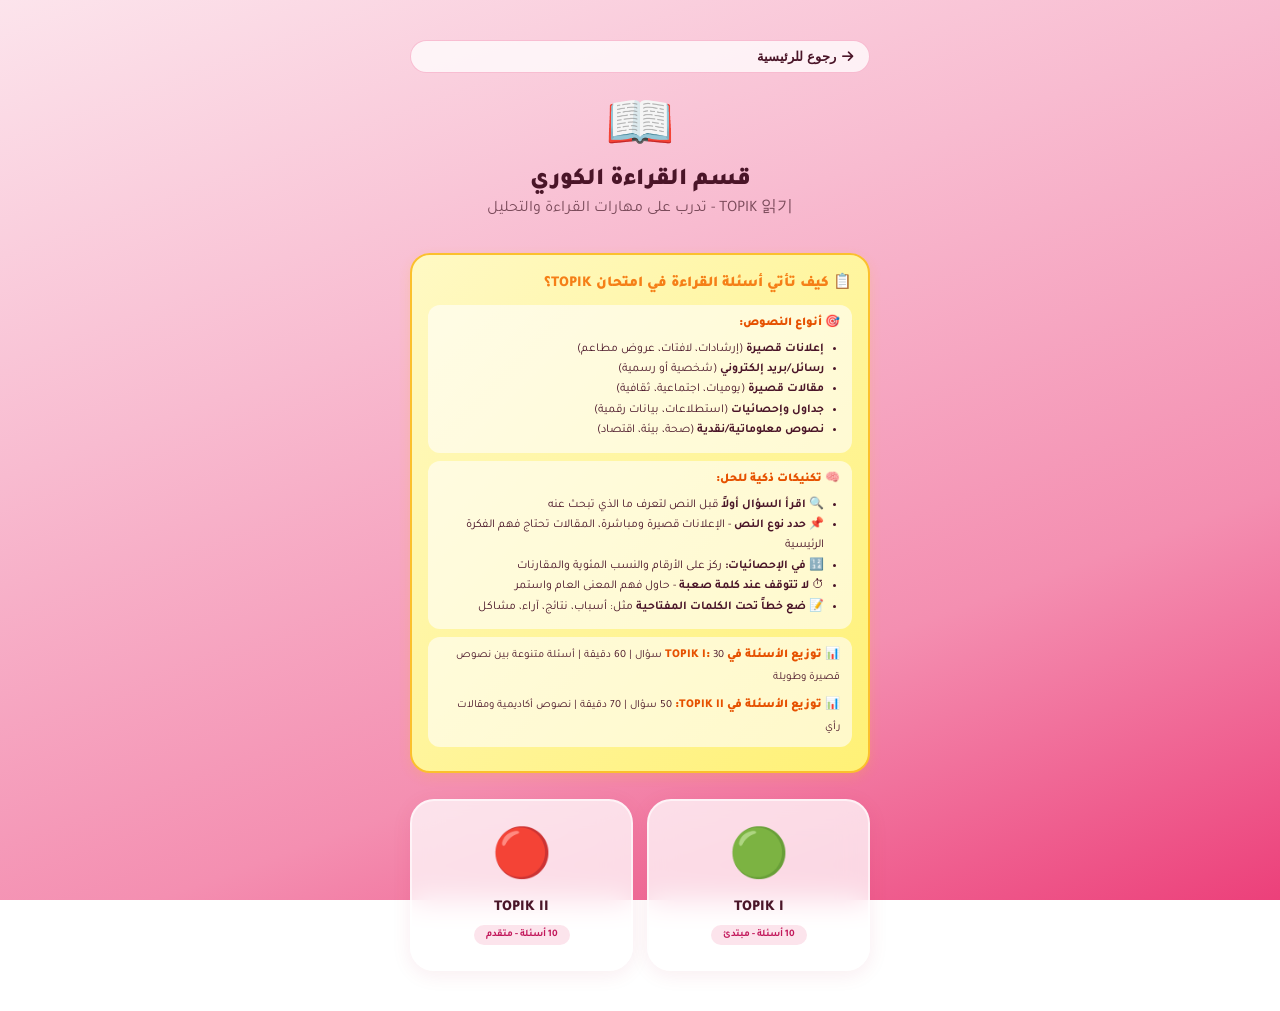
<file: reading-system.html>
<!DOCTYPE html>
<html lang="ar" dir="rtl">
<head>
    <meta charset="UTF-8">
    <meta name="viewport" content="width=device-width, initial-scale=1.0">
    <title>قسم القراءة - TOPIK 읽기</title>
    <link rel="stylesheet" href="https://cdnjs.cloudflare.com/ajax/libs/font-awesome/6.4.0/css/all.min.css">
    <style>
        @import url('https://fonts.googleapis.com/css2?family=Tajawal:wght@400;500;700;900&family=Noto+Sans+KR:wght@400;500;700&display=swap');
        :root {
            --surface: rgba(255,255,255,0.75); --surface-hover: rgba(255,255,255,0.9);
            --border: rgba(236,64,122,0.3); --text: #4a1528; --text-light: #7a4a5a;
            --accent: #e91e63; --accent-dark: #c2185b; --accent-light: #fce4ec;
            --correct: #059669; --correct-bg: #d1fae5; --wrong: #dc2626; --wrong-bg: #fee2e2;
            --warning: #f59e0b; --warning-bg: #fef3c7; --info: #3b82f6; --info-bg: #dbeafe;
            --shadow: 0 4px 20px rgba(180,30,60,0.08);
            --radius: 28px; --radius-sm: 16px;
        }
        * { box-sizing:border-box; margin:0; padding:0; }
        body {
            font-family:'Tajawal',sans-serif;
            background:linear-gradient(160deg,#fce4ec 0%,#f8bbd0 35%,#f48fb1 70%,#ec407a 100%);
            background-attachment:fixed; min-height:100vh; color:var(--text);
            display:flex; justify-content:center; align-items:flex-start;
            padding: clamp(12px, 2vw, 20px) 10px;
        }
        .main-screen { width:100%; max-width:500px; padding:20px; display:flex; flex-direction:column; gap:16px; }
        .back-btn {
            display:flex; align-items:center; gap:6px; padding:8px 16px; border-radius:25px;
            background:var(--surface); border:1px solid var(--border); color:var(--text);
            cursor:pointer; font-size:13px; font-weight:700; transition:all .2s;
        }
        .back-btn:hover { background:var(--surface-hover); transform:translateX(3px); box-shadow:var(--shadow); }
        .main-header { text-align:center; margin-bottom:8px; }
        .main-header .icon-big { font-size:56px; display:block; animation:float 3s ease-in-out infinite; }
        @keyframes float { 0%,100% { transform:translateY(0); } 50% { transform:translateY(-10px); } }
        .main-header h1 { font-weight:900; font-size:24px; }

        /* شرح نوع السؤال */
        .exam-tip-box {
            background:linear-gradient(135deg,#fff9c4,#fff176);
            border:2px solid #fbc02d;
            border-radius:20px;
            padding:16px;
            margin:10px 0;
            font-size:13px;
            line-height:1.7;
            box-shadow:0 4px 12px rgba(251,192,45,0.2);
        }
        .exam-tip-box .tip-title {
            font-weight:900; color:#f57f17; font-size:15px; margin-bottom:8px;
            display:flex; align-items:center; gap:6px;
        }
        .exam-tip-box .tip-section {
            margin:8px 0; padding:8px 12px; background:rgba(255,255,255,0.6); border-radius:12px;
        }
        .exam-tip-box .tip-label {
            font-weight:900; color:#e65100; font-size:12px;
        }

        .sections-grid { display:grid; grid-template-columns:1fr 1fr; gap:14px; }
        .section-card {
            background:var(--surface); backdrop-filter:blur(15px); border-radius:24px; padding:24px 18px;
            text-align:center; cursor:pointer; border:2px solid rgba(255,255,255,0.6); box-shadow:var(--shadow);
            transition:all .35s; display:flex; flex-direction:column; align-items:center; gap:8px;
        }
        .section-card:hover { transform:translateY(-6px); border-color:var(--accent); background:rgba(255,255,255,.9); }
        .section-card .card-icon { font-size:48px; }
        .section-card .card-title { font-weight:900; font-size:15px; }
        .section-card .card-badge { padding:4px 12px; border-radius:12px; font-size:10px; font-weight:700; background:var(--accent-light); color:var(--accent-dark); }

        .practice-screen { display:none; width:100%; max-width:500px; padding:20px; flex-direction:column; gap:16px; }
        .practice-screen.active { display:flex; }

        .question-card {
            background:var(--surface); backdrop-filter:blur(15px); border-radius:24px; padding:20px;
            border:2px solid rgba(255,255,255,0.6);
        }
        .question-text { font-size:15px; font-weight:700; margin-bottom:16px; }
        .reading-text {
            background:var(--surface); backdrop-filter:blur(15px); border-radius:20px; padding:16px;
            border:2px solid rgba(255,255,255,0.6); font-size:14px; line-height:1.8;
            white-space:pre-line; text-align:left; direction:ltr;
            font-family:'Noto Sans KR', sans-serif;
        }
        .options-grid { display:grid; grid-template-columns:1fr 1fr; gap:10px; }
        .option-btn {
            padding:14px; border-radius:14px; border:2px solid var(--border); background:var(--surface);
            cursor:pointer; font-size:13px; font-weight:700; text-align:center; transition:all .2s;
            font-family:'Noto Sans KR','Tajawal',sans-serif;
        }
        .option-btn:hover { background:var(--surface-hover); border-color:var(--accent); }
        .option-btn.selected { border-color:var(--accent); background:var(--accent-light); }
        .option-btn.correct { border-color:var(--correct); background:var(--correct-bg); color:#065f46; }
        .option-btn.wrong { border-color:var(--wrong); background:var(--wrong-bg); color:#991b1b; }
        .option-btn.locked { pointer-events:none; opacity:.85; }

        .nav-buttons { display:flex; justify-content:space-between; gap:10px; margin-top:12px; flex-wrap:wrap; }
        .btn {
            padding:10px 18px; border-radius:25px; border:none; cursor:pointer; font-weight:700; font-size:12px;
            font-family:'Tajawal',sans-serif; transition:all .2s; display:inline-flex; align-items:center; gap:5px;
        }
        .btn-primary { background:linear-gradient(135deg,var(--accent),var(--accent-dark)); color:#fff; box-shadow:0 4px 15px rgba(233,30,99,0.3); }
        .btn-primary:hover { transform:translateY(-2px); }
        .btn-secondary { background:var(--surface); color:var(--text); border:1px solid var(--border); }
        .btn-info { background:var(--info-bg); color:#1e40af; border:1px solid var(--info); }

        .score-bar { display:flex; justify-content:space-between; align-items:center; padding:12px 16px; background:var(--surface); border-radius:16px; border:1px solid var(--border); margin-bottom:8px; }
        .score-text { font-weight:900; font-size:16px; }

        .toast { position:fixed; bottom:30px; left:50%; transform:translateX(-50%); background:var(--text); color:#fff; padding:12px 24px; border-radius:30px; font-size:13px; font-weight:700; z-index:100; opacity:0; transition:opacity .3s; pointer-events:none; }
        .toast.show { opacity:1; }

        .completion-screen { display:none; text-align:center; padding:40px 20px; background:var(--surface); border-radius:24px; border:2px solid rgba(255,255,255,0.6); }
        .completion-screen.active { display:block; }
        .completion-emoji { font-size:64px; }
        .completion-score { font-size:36px; font-weight:900; color:var(--accent-dark); margin:12px 0; }

        .explanation-box { background:var(--info-bg); border:1px solid var(--info); border-radius:var(--radius-sm); padding:12px; margin-top:10px; display:none; font-size:12px; line-height:1.6; direction:rtl; text-align:right; }
        .explanation-box.show { display:block; animation:bounceIn .3s ease; }
        .translation-text { direction:rtl; text-align:right; background:rgba(255,255,255,0.7); padding:8px; border-radius:8px; margin-top:8px; }
        @keyframes bounceIn { 0% { transform:translateY(10px); opacity:0; } 60% { transform:translateY(-3px); opacity:1; } 100% { transform:translateY(0); opacity:1; } }
        @media(max-width:520px) { .main-screen,.practice-screen { padding:14px; } .options-grid { grid-template-columns:1fr; } }
    </style>
</head>
<body>
<div class="toast" id="toast"></div>

<!-- ========== الشاشة الرئيسية ========== -->
<div class="main-screen" id="mainScreen">
    <button class="back-btn" onclick="goToHome()"><i class="fa-solid fa-arrow-right"></i><span>رجوع للرئيسية</span></button>
    <div class="main-header">
        <span class="icon-big">📖</span>
        <h1>قسم القراءة الكوري</h1>
        <p style="color:var(--text-light);">TOPIK 읽기 - تدرب على مهارات القراءة والتحليل</p>
    </div>

    <!-- شرح طريقة أسئلة القراءة في التوبيك -->
    <div class="exam-tip-box">
        <div class="tip-title">📋 كيف تأتي أسئلة القراءة في امتحان TOPIK؟</div>
        <div class="tip-section">
            <span class="tip-label">🎯 أنواع النصوص:</span>
            <ul style="margin:4px 16px; font-size:12px;">
                <li><strong>إعلانات قصيرة</strong> (إرشادات، لافتات، عروض مطاعم)</li>
                <li><strong>رسائل/بريد إلكتروني</strong> (شخصية أو رسمية)</li>
                <li><strong>مقالات قصيرة</strong> (يوميات، اجتماعية، ثقافية)</li>
                <li><strong>جداول وإحصائيات</strong> (استطلاعات، بيانات رقمية)</li>
                <li><strong>نصوص معلوماتية/نقدية</strong> (صحة، بيئة، اقتصاد)</li>
            </ul>
        </div>
        <div class="tip-section">
            <span class="tip-label">🧠 تكنيكات ذكية للحل:</span>
            <ul style="margin:4px 16px; font-size:12px;">
                <li>🔍 <strong>اقرأ السؤال أولاً</strong> قبل النص لتعرف ما الذي تبحث عنه</li>
                <li>📌 <strong>حدد نوع النص</strong> - الإعلانات قصيرة ومباشرة، المقالات تحتاج فهم الفكرة الرئيسية</li>
                <li>🔢 <strong>في الإحصائيات:</strong> ركز على الأرقام والنسب المئوية والمقارنات</li>
                <li>⏱ <strong>لا تتوقف عند كلمة صعبة</strong> - حاول فهم المعنى العام واستمر</li>
                <li>📝 <strong>ضع خطاً تحت الكلمات المفتاحية</strong> مثل: أسباب، نتائج، آراء، مشاكل</li>
            </ul>
        </div>
        <div class="tip-section">
            <span class="tip-label">📊 توزيع الأسئلة في TOPIK I:</span>
            <span style="font-size:11px;">30 سؤال | 60 دقيقة | أسئلة متنوعة بين نصوص قصيرة وطويلة</span><br>
            <span class="tip-label" style="margin-top:6px;display:inline-block;">📊 توزيع الأسئلة في TOPIK II:</span>
            <span style="font-size:11px;">50 سؤال | 70 دقيقة | نصوص أكاديمية ومقالات رأي</span>
        </div>
    </div>

    <div class="sections-grid">
        <div class="section-card" onclick="startPractice('topik1')">
            <div class="card-icon">🟢</div>
            <div class="card-title">TOPIK I</div>
            <span class="card-badge">10 أسئلة - مبتدئ</span>
        </div>
        <div class="section-card" onclick="startPractice('topik2')">
            <div class="card-icon">🔴</div>
            <div class="card-title">TOPIK II</div>
            <span class="card-badge">10 أسئلة - متقدم</span>
        </div>
    </div>
</div>

<!-- ========== شاشة التمرين ========== -->
<div class="practice-screen" id="practiceScreen">
    <button class="back-btn" onclick="goBackToMain()"><i class="fa-solid fa-arrow-right"></i><span>رجوع للقائمة</span></button>
    <div class="score-bar">
        <span class="score-text">✅ <span id="correctCount">0</span>/<span id="totalAnswered">0</span></span>
        <span style="font-size:13px;color:var(--text-light);" id="questionCounter">1/10</span>
    </div>

    <!-- شرح إضافي يظهر أعلى كل سؤال حسب نوعه -->
    <div id="questionTypeTip" style="background:#fff3e0;border:1px solid #ff9800;border-radius:12px;padding:8px 12px;font-size:11px;font-weight:700;color:#e65100;display:none;"></div>

    <div class="reading-text" id="readingText"></div>

    <div class="question-card">
        <p class="question-text" id="questionText">اختر الإجابة الصحيحة</p>
        <div class="options-grid" id="optionsGrid"></div>
        <div class="explanation-box" id="explanationBox"></div>
        <div class="nav-buttons">
            <button class="btn btn-secondary" id="prevBtn" onclick="prevQuestion()" style="display:none;">⬅️ السابق</button>
            <button class="btn btn-info" id="showAnswerBtn" onclick="showAnswer()" style="display:none;">🔑 الإجابة والشرح</button>
            <button class="btn btn-primary" id="nextBtn" onclick="nextQuestion()">التالي ➡️</button>
        </div>
    </div>
    <div class="completion-screen" id="completionScreen">
        <div class="completion-emoji" id="completionEmoji">🎉</div>
        <h2>أحسنت!</h2>
        <div class="completion-score" id="completionScore"></div>
        <button class="btn btn-primary" onclick="goBackToMain()">العودة للقائمة</button>
    </div>
</div>

<script src="reading-data.js"></script>
<script>
// ============ reading-engine.js ============
var currentQuestions = [];
var currentIndex = 0;
var correctAnswers = 0;
var totalAnswered = 0;
var userAnswers = [];

function goToHome() { window.location.href = 'index.html'; }

function goBackToMain() {
    document.getElementById('practiceScreen').classList.remove('active');
    document.getElementById('completionScreen').style.display = 'none';
    document.getElementById('mainScreen').style.display = 'flex';
}

function getQuestionType(q) {
    var t = q.type || '';
    if (t === 'إعلان' || t === 'لافتة') return '📢 هذا السؤال عن <strong>إعلان/لافتة</strong> - ركز على المعلومات المباشرة: الوقت، المكان، السعر، القوانين';
    if (t === 'رسالة' || t === 'رسالة رسمية') return '✉️ هذا السؤال عن <strong>رسالة</strong> - ركز على المرسل والمستلم والغرض من الرسالة';
    if (t === 'مقال' || t === 'مقال اجتماعي' || t === 'مقال يومي' || t === 'مقال ثقافي' || t === 'مقال بيئي' || t === 'مقال اقتصادي' || t === 'مقال صحي' || t === 'مقال نقدي' || t === 'مقال رأي') return '📄 هذا السؤال عن <strong>مقال</strong> - ركز على الفكرة الرئيسية ورأي الكاتب والمعلومات الداعمة';
    if (t === 'إحصائية') return '📊 هذا السؤال عن <strong>إحصائية/جدول</strong> - ركز على الأرقام والنسب المئوية والمقارنات';
    return '✅ <strong>اختيار من متعدد</strong> - اقرأ السؤال أولاً ثم ابحث في النص عن الإجابة';
}

function startPractice(category) {
    currentQuestions = readingData[category].questions;
    currentIndex = 0;
    correctAnswers = 0;
    totalAnswered = 0;
    userAnswers = new Array(currentQuestions.length).fill(-1);

    document.getElementById('mainScreen').style.display = 'none';
    document.getElementById('practiceScreen').classList.add('active');
    document.getElementById('completionScreen').style.display = 'none';
    document.getElementById('completionScreen').classList.remove('active');

    renderQuestion();
}

function renderQuestion() {
    if (currentIndex >= currentQuestions.length) { showCompletion(); return; }

    var q = currentQuestions[currentIndex];
    document.getElementById('questionCounter').textContent = (currentIndex+1) + '/' + currentQuestions.length;
    document.getElementById('questionText').textContent = q.question;
    document.getElementById('readingText').textContent = q.text;
    document.getElementById('correctCount').textContent = correctAnswers;
    document.getElementById('totalAnswered').textContent = totalAnswered;
    document.getElementById('explanationBox').classList.remove('show');
    document.getElementById('explanationBox').innerHTML = '';

    var tipEl = document.getElementById('questionTypeTip');
    tipEl.innerHTML = '💡 ' + getQuestionType(q);
    tipEl.style.display = 'block';

    var optsHtml = '';
    q.options.forEach(function(opt, i) {
        var cls = 'option-btn';
        if (userAnswers[currentIndex] === i) cls += ' selected locked';
        if (userAnswers[currentIndex] !== -1 && i === q.answer) cls += ' correct locked';
        if (userAnswers[currentIndex] !== -1 && i !== q.answer && userAnswers[currentIndex] === i) cls += ' wrong locked';
        optsHtml += '<div class="' + cls + '" onclick="selectAnswer(' + i + ')">' + opt + '</div>';
    });
    document.getElementById('optionsGrid').innerHTML = optsHtml;

    document.getElementById('prevBtn').style.display = currentIndex > 0 ? 'inline-flex' : 'none';
    document.getElementById('nextBtn').textContent = currentIndex >= currentQuestions.length-1 ? '✅ إنهاء' : 'التالي ➡️';
    document.getElementById('showAnswerBtn').style.display = userAnswers[currentIndex] !== -1 ? 'inline-flex' : 'none';
}

function selectAnswer(index) {
    if (userAnswers[currentIndex] !== -1) return;
    var q = currentQuestions[currentIndex];
    userAnswers[currentIndex] = index;
    totalAnswered++;

    if (index === q.answer) {
        correctAnswers++;
        showToast('✅ إجابة صحيحة! أحسنت');
    } else {
        showToast('❌ الإجابة الصحيحة: ' + q.options[q.answer]);
    }

    document.getElementById('correctCount').textContent = correctAnswers;
    document.getElementById('totalAnswered').textContent = totalAnswered;
    document.getElementById('showAnswerBtn').style.display = 'inline-flex';
    renderQuestion();
}

function showAnswer() {
    var q = currentQuestions[currentIndex];
    var box = document.getElementById('explanationBox');
    box.innerHTML = '<strong>🔑 الإجابة الصحيحة:</strong> ' + q.options[q.answer] +
                    '<br><strong>📝 الشرح:</strong> ' + (q.explanation || 'لا يوجد شرح إضافي') +
                    '<br><strong>📖 الترجمة العربية:</strong><div class="translation-text">' + (q.translation || q.text) + '</div>';
    box.classList.add('show');
}

function nextQuestion() {
    if (currentIndex < currentQuestions.length-1) {
        currentIndex++;
        renderQuestion();
    } else {
        showCompletion();
    }
}

function prevQuestion() {
    if (currentIndex > 0) {
        currentIndex--;
        renderQuestion();
    }
}

function showCompletion() {
    document.getElementById('completionScreen').style.display = 'block';
    document.getElementById('completionScreen').classList.add('active');
    document.getElementById('completionScore').textContent = correctAnswers + ' / ' + currentQuestions.length;
    var percent = Math.round((correctAnswers/currentQuestions.length)*100);
    var emoji = percent >= 90 ? '🌟' : percent >= 70 ? '🎉' : percent >= 50 ? '💪' : '📚';
    document.getElementById('completionEmoji').textContent = emoji;
    document.getElementById('questionTypeTip').style.display = 'none';
}

function showToast(msg) {
    var t = document.getElementById('toast');
    t.textContent = msg;
    t.classList.add('show');
    setTimeout(function() { t.classList.remove('show'); }, 2500);
}
</script>
</body>
</html>
</file>
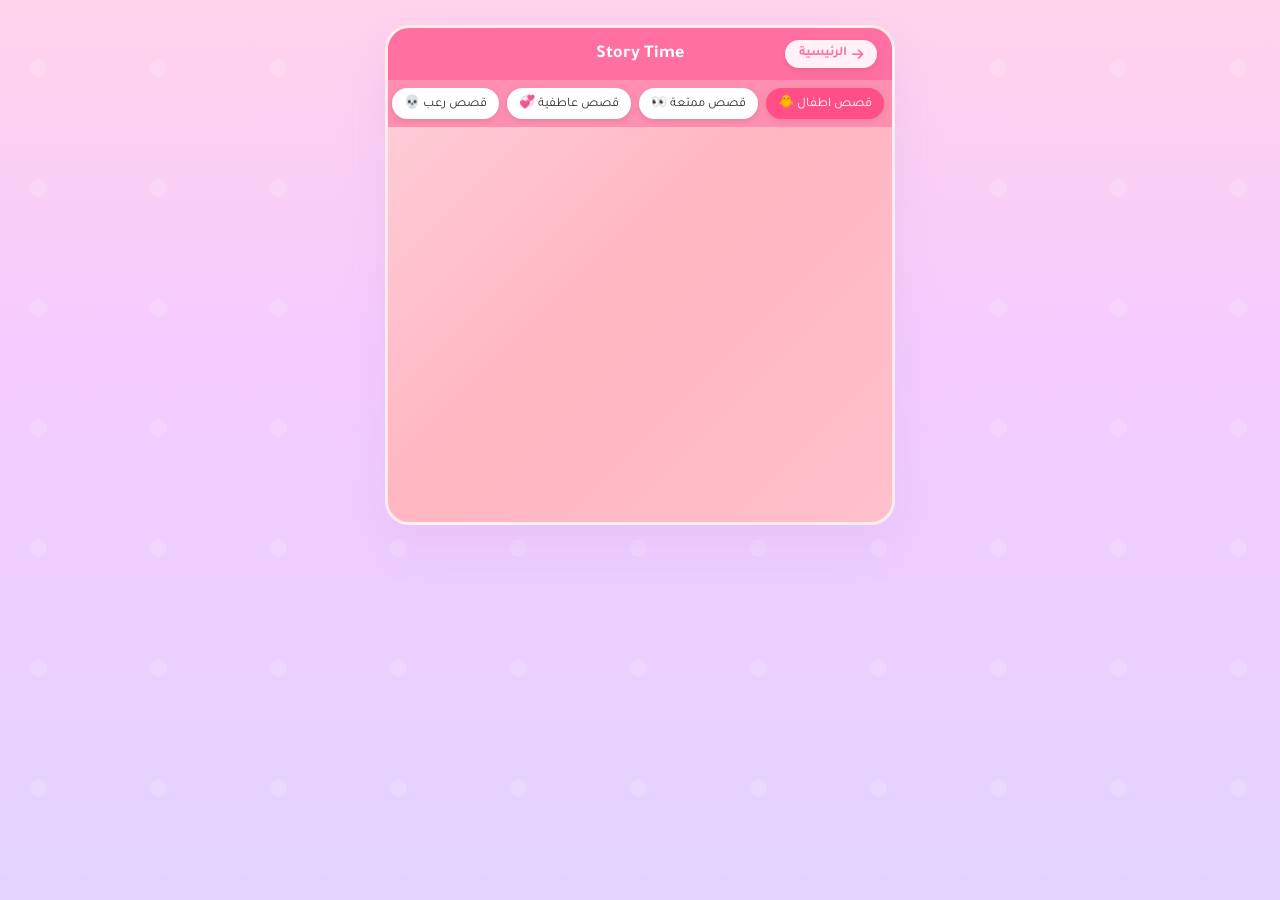
<file: stories.html>
<!DOCTYPE html>
<html lang="ar" dir="rtl">
<head>
    <meta charset="UTF-8">
    <meta name="viewport" content="width=device-width, initial-scale=1.0, viewport-fit=cover">
    <title>وقت القصة - Story Time</title>
    <link rel="preconnect" href="https://fonts.googleapis.com">
    <link rel="preconnect" href="https://fonts.gstatic.com" crossorigin>
    <link href="https://fonts.googleapis.com/css2?family=Tajawal:wght@400;500;700;900&family=Fredoka:wght@400;600;700&display=swap" rel="stylesheet">
    <link rel="stylesheet" href="https://cdnjs.cloudflare.com/ajax/libs/font-awesome/6.4.0/css/all.min.css">
    <style>
        :root {
            --bg-main: linear-gradient(180deg, #ffd3eb 0%, #f4cbff 40%, #e2d2ff 100%);
            --text-dark: #3a225d;
            --text-muted: #7d639b;
            --border-glow: rgba(255, 255, 255, 0.7);
            --card-bg: rgba(255, 255, 255, 0.25);
            --heart-bg: #ff65a3;
            --lesson-bg: #fff5fb;
            --lesson-border: #ff65a3;
            --story-container-bg: rgba(255, 255, 255, 0.5);
        }

        * {
            box-sizing: border-box;
            margin: 0;
            padding: 0;
            font-family: 'Tajawal', sans-serif;
        }

        body {
            background: var(--bg-main);
            background-attachment: fixed;
            min-height: 100vh;
            display: flex;
            justify-content: center;
            align-items: flex-start;
            padding: clamp(12px, 2vw, 20px) 10px;
            color: var(--text-dark);
            overflow-x: hidden;
            position: relative;
        }

        body::before,
        body::after {
            content: '';
            position: fixed;
            width: 100%;
            height: 100%;
            top: 0;
            left: 0;
            pointer-events: none;
            z-index: 0;
            background-image:
                url('data:image/svg+xml;utf8,<svg xmlns="http://www.w3.org/2000/svg" viewBox="0 0 100 100"><path d="M10,10 Q15,5 20,10 Q25,15 20,20 Q15,25 10,20 Q5,15 10,10 Z" fill="%23fff" opacity="0.3"/></svg>'),
                url('data:image/svg+xml;utf8,<svg xmlns="http://www.w3.org/2000/svg" viewBox="0 0 100 100"><polygon points="5,0 6,3 9,3 7,5 8,8 5,6 2,8 3,5 1,3 4,3" fill="%23ffd3eb" opacity="0.6"/></svg>');
            background-size: 120px 120px, 80px 80px;
            background-position: 20px 50px, 80px 150px;
            opacity: 0.3;
        }

        /* الحاوية الرئيسية */
        .screens-container {
            position: relative;
            width: 100%;
            max-width: 500px;
            margin: 0 auto;
            padding: 0 5px;
            padding-bottom: 20px;
            z-index: 1;
        }

        /* ========== شاشة قائمة القصص ========== */
        .stories-main-screen {
            width: 100%;
            background: linear-gradient(135deg, #ffd1dc, #ffb6c1, #ffc0cb);
            border-radius: 24px;
            overflow: hidden;
            box-shadow: 0 20px 40px rgba(223, 180, 238, 0.4);
            border: 3px solid rgba(255, 255, 255, 0.7);
            min-height: 500px;
            margin: 5px 0;
            display: flex;
            flex-direction: column;
        }

        .top-bar {
            background: #ff6f9f;
            color: white;
            padding: 15px;
            font-weight: bold;
            text-align: center;
            font-size: 18px;
            position: relative;
            display: flex;
            justify-content: center;
            align-items: center;
            flex-shrink: 0;
        }

        .back-to-home-btn {
            position: absolute;
            right: 15px;
            top: 50%;
            transform: translateY(-50%);
            background: rgba(255, 255, 255, 0.9);
            color: #ff6f9f;
            border: none;
            padding: 6px 14px;
            border-radius: 20px;
            font-size: 13px;
            font-weight: bold;
            cursor: pointer;
            transition: 0.2s ease;
            box-shadow: 0 2px 5px rgba(0,0,0,0.1);
            display: flex;
            align-items: center;
            gap: 5px;
        }

        .back-to-home-btn:hover {
            background: #ffffff;
            color: #ff4f86;
            transform: translateY(-50%) scale(1.05);
        }

        .tabs {
            display: flex;
            overflow-x: auto;
            background: #ff8fb1;
            padding: 8px;
            gap: 8px;
            flex-shrink: 0;
        }

        .tab {
            flex: 0 0 auto;
            background: white;
            border-radius: 20px;
            padding: 6px 12px;
            font-size: 13px;
            cursor: pointer;
            white-space: nowrap;
            box-shadow: 0 2px 6px rgba(0,0,0,0.1);
            transition: 0.2s;
            color: #333;
        }

        .tab.active {
            background: #ff4f86;
            color: white;
        }

        .container {
            padding: 15px;
            display: grid;
            grid-template-columns: repeat(auto-fill, minmax(150px, 1fr));
            gap: 12px;
            flex: 1;
        }

        .card {
            background: rgba(255,255,255,0.9);
            border-radius: 16px;
            padding: 10px;
            display: flex;
            gap: 10px;
            align-items: center;
            box-shadow: 0 4px 12px rgba(0,0,0,0.1);
            min-height: 110px;
            cursor: pointer;
            transition: transform 0.2s;
        }

        .card:hover {
            transform: scale(1.02);
        }

        .title {
            font-weight: bold;
            color: #333;
            min-height: 18px;
        }

        .img-box {
            width: 70px;
            height: 85px;
            background: #ffe4ec;
            border: 2px dashed #ff6f9f;
            border-radius: 10px;
            display: flex;
            align-items: center;
            justify-content: center;
            font-size: 40px;
            flex-shrink: 0;
        }

        /* ========== شاشات القصص التفصيلية ========== */
        .story-view-screen {
            display: none;
            width: 100%;
            max-width: 100%;
            background: rgba(255, 255, 255, 0.4);
            backdrop-filter: blur(20px);
            -webkit-backdrop-filter: blur(20px);
            border-radius: 40px;
            padding: 30px;
            border: 3px solid rgba(255, 255, 255, 0.8);
            margin: 5px 0;
        }

        .story-view-screen.active {
            display: block;
        }

        .back-btn {
            cursor: pointer;
            font-size: 1.1rem;
            margin-bottom: 15px;
            display: inline-flex;
            align-items: center;
            gap: 8px;
            font-weight: 700;
            color: #ff6f9f;
            background: rgba(255, 255, 255, 0.6);
            padding: 8px 15px;
            border-radius: 20px;
            transition: all 0.2s ease;
        }

        .back-btn:hover {
            background: rgba(255, 255, 255, 0.9);
            transform: translateX(-5px);
        }

        .story-container {
            background: var(--story-container-bg);
            padding: 20px;
            border-radius: 30px;
            line-height: 2.2;
            font-size: 1.15rem;
            max-height: 400px;
            overflow-y: auto;
        }

        .kr-block {
            direction: ltr;
            text-align: left;
            font-family: 'Fredoka', sans-serif;
            color: #5c3b87;
            margin-top: 15px;
        }

        .ar-block {
            direction: rtl;
            text-align: right;
            color: #2b114d;
            margin-bottom: 5px;
            font-weight: 500;
        }

        .word {
            display: inline-block;
            transition: all 0.2s ease;
            padding: 0 2px;
        }

        .active-word {
            transform: translateY(5px) scale(1.2);
            color: #ff65a3;
            font-weight: bold;
            background: rgba(255,255,255,0.7);
            border-radius: 5px;
        }

        .listen-btn {
            display: flex;
            align-items: center;
            justify-content: center;
            gap: 10px;
            background: var(--heart-bg);
            color: white;
            padding: 15px;
            border-radius: 20px;
            margin: 20px 0;
            cursor: pointer;
            font-weight: 700;
            box-shadow: 0 6px 0 #cc457b;
            transition: all 0.1s ease;
        }

        .listen-btn:active {
            transform: translateY(6px);
            box-shadow: 0 0 0 #cc457b;
        }

        .lesson {
            background: var(--lesson-bg);
            padding: 20px;
            border-radius: 25px;
            margin-top: 25px;
            border: 2px dashed var(--lesson-border);
            line-height: 1.8;
        }

        .action-button-done {
            width: 100%;
            background: #ffffff;
            color: #3a225d;
            padding: 15px;
            border-radius: 20px;
            border: 3px solid #d4b5ff;
            font-weight: 900;
            text-align: center;
            cursor: pointer;
            transition: all 0.1s ease;
            box-shadow: 0 6px 0 #d4b5ff;
            margin-top: 20px;
        }

        .action-button-done:active {
            transform: translateY(6px);
            box-shadow: 0 0 0 #d4b5ff;
        }

        .tts-status {
            font-size: 0.75rem;
            color: #a78bfa;
            text-align: center;
            margin-top: -12px;
            margin-bottom: 8px;
            min-height: 18px;
            font-weight: 600;
        }

        .wave-bars {
            display: flex;
            align-items: center;
            gap: 3px;
            height: 20px;
        }

        .wave-bars span {
            display: inline-block;
            width: 3px;
            height: 10px;
            background: white;
            border-radius: 3px;
            animation: soundwave 0.6s ease-in-out infinite;
        }

        .wave-bars span:nth-child(2) { animation-delay: 0.1s; }
        .wave-bars span:nth-child(3) { animation-delay: 0.2s; }
        .wave-bars span:nth-child(4) { animation-delay: 0.3s; }
        .wave-bars span:nth-child(5) { animation-delay: 0.15s; }

        @keyframes soundwave {
            0%, 100% { transform: scaleY(1); }
            50% { transform: scaleY(2); }
        }

        .toast {
            position: fixed;
            bottom: 30px;
            left: 50%;
            transform: translateX(-50%);
            background: #4a1528;
            color: #fff;
            padding: 10px 20px;
            border-radius: 20px;
            font-size: 13px;
            font-weight: 700;
            z-index: 1000;
            font-family: 'Tajawal', sans-serif;
            animation: xpPop 0.5s ease;
            pointer-events: none;
        }

        @keyframes xpPop {
            0% { opacity: 0; transform: translateX(-50%) scale(0.8); }
            50% { transform: translateX(-50%) scale(1.05); }
            100% { opacity: 1; transform: translateX(-50%) scale(1); }
        }

        @media (max-width: 520px) {
            .container {
                grid-template-columns: repeat(auto-fill, minmax(130px, 1fr));
            }
            .story-view-screen {
                padding: 20px;
            }
        }

        @media (min-width: 600px) {
            .screens-container {
                max-width: 520px;
            }
        }
    </style>
</head>
<body>

    <div class="screens-container">

        <!-- ========== شاشة قائمة القصص ========== -->
        <div class="stories-main-screen" id="storiesListScreen">
            <div class="top-bar">
                <button class="back-to-home-btn" onclick="goToHome()">
                    <i class="fa-solid fa-arrow-right"></i> الرئيسية
                </button>
                Story Time
            </div>
            <div class="tabs">
                <div class="tab active" onclick="showTab(0)">قصص اطفال 🐥</div>
                <div class="tab" onclick="showTab(1)">قصص ممتعة 👀</div>
                <div class="tab" onclick="showTab(2)">قصص عاطفية 💞</div>
                <div class="tab" onclick="showTab(3)">قصص رعب 💀</div>
            </div>
            <div id="content" class="container"></div>
        </div>

        <!-- ========== شاشات القصص التفصيلية ========== -->
        <!-- القصة 0 -->
        <div class="story-view-screen" id="story-screen-0">
            <div class="back-btn" onclick="switchToStoriesList()"><i class="fa-solid fa-arrow-right"></i> رجوع</div>
            <h1 style="text-align:center;font-weight:900;">💨 방귀쟁이 며느리</h1>
            <div class="listen-btn" id="audioBtn0" onclick="toggleAudio(0)"><span id="btnContent0"><i class="fa-solid fa-play"></i> <span>تشغيل الصوت</span></span></div>
            <div class="tts-status" id="ttsStatus0"></div>
            <div class="story-container" id="storyText0"></div>
            <div class="lesson">
                <strong>📌 الدرس المستفاد من القصة</strong><br>
                الصدق والطبيعة هما أساس الراحة، فكتمان الأمور الطبيعية قد يسبب ضرراً أكبر.<br>
                الكنة المسكينة عانت طويلاً بسبب خجلها، لكن عندما تحررت من هذا القيد، اكتشف الجميع أن ما كانت تخفيه يمكن أن يكون نعمة ومصدر فخر.<br>
                المغزى: لا تخجل من طبيعتك، فما تعتبره عيباً قد يكون مصدر قوتك الحقيقية.
            </div>
            <div class="action-button-done" onclick="completeStoryAndGoBack()">لقد أنهيت القصة بنجاح! 🎉</div>
        </div>

        <!-- القصة 1 -->
        <div class="story-view-screen" id="story-screen-1">
            <div class="back-btn" onclick="switchToStoriesList()"><i class="fa-solid fa-arrow-right"></i> رجوع</div>
            <h1 style="text-align:center;font-weight:900;">🐰🐢 토끼와 거북이</h1>
            <div class="listen-btn" id="audioBtn1" onclick="toggleAudio(1)"><span id="btnContent1"><i class="fa-solid fa-play"></i> <span>تشغيل الصوت</span></span></div>
            <div class="tts-status" id="ttsStatus1"></div>
            <div class="story-container" id="storyText1"></div>
            <div class="lesson">
                <strong>📌 الدرس المستفاد من القصة</strong><br>
                النجاح لا يحتاج سرعة… يحتاج استمرار.<br>
                السلحفاة ما فازت لأنها خارقة. فازت لأنها كانت تمشي حتى لما ما كان أحد شايفها.<br>
                المغزى: اللي يكمل للنهاية يفوز… مو اللي يبدأ بسرعة ويغفل في الطريق.
            </div>
            <div class="action-button-done" onclick="completeStoryAndGoBack()">لقد أنهيت القصة بنجاح! 🎉</div>
        </div>

        <!-- القصة 2 -->
        <div class="story-view-screen" id="story-screen-2">
            <div class="back-btn" onclick="switchToStoriesList()"><i class="fa-solid fa-arrow-right"></i> رجوع</div>
            <h1 style="text-align:center;font-weight:900;">🐦 흥부와 놀부</h1>
            <div class="listen-btn" id="audioBtn2" onclick="toggleAudio(2)"><span id="btnContent2"><i class="fa-solid fa-play"></i> <span>تشغيل الصوت</span></span></div>
            <div class="tts-status" id="ttsStatus2"></div>
            <div class="story-container" id="storyText2"></div>
            <div class="lesson">
                <strong>📌 الدرس المستفاد من القصة</strong><br>
                الطيب والخير يرجعان لصاحبهما دائماً، أما الطمع والجشع فلا يجلبان إلا الخسارة.<br>
                흥부 (هُنغبو) ساعد عصفوراً صغيراً بقلب نقي فكافأته الحياة بالثراء الكافي والأمان.<br>
                المغزى: ازرع الخير بنية صادقة ولا تحسد الآخرين، فالقناعة كنز والطمع يفسد كل شيء.
            </div>
            <div class="action-button-done" onclick="completeStoryAndGoBack()">لقد أنهيت القصة بنجاح! 🎉</div>
        </div>

        <!-- القصة 3 -->
        <div class="story-view-screen" id="story-screen-3">
            <div class="back-btn" onclick="switchToStoriesList()"><i class="fa-solid fa-arrow-right"></i> رجوع</div>
            <h1 style="text-align:center;font-weight:900;">🐰🐯 토끼와 호랑이</h1>
            <div class="listen-btn" id="audioBtn3" onclick="toggleAudio(3)"><span id="btnContent3"><i class="fa-solid fa-play"></i> <span>تشغيل الصوت</span></span></div>
            <div class="tts-status" id="ttsStatus3"></div>
            <div class="story-container" id="storyText3"></div>
            <div class="lesson">
                <strong>📌 الدرس المستفاد من القصة</strong><br>
                القوة البدنية وحدها لا تكفي إذا غاب العقل والتفكير اللماح.<br>
                الأرنب الصغير استطاع النجاة من النمر المفترس ليس لأنه أقوى، بل لأنه استخدم ذكاءه وهدوءه في وقت الشدة.<br>
                المغزى: لا تخف من المشاكل الكبيرة، فالحيلة الذكية والهدوء يمكنهما هزيمة أي خطر تواجهه.
            </div>
            <div class="action-button-done" onclick="completeStoryAndGoBack()">لقد أنهيت القصة بنجاح! 🎉</div>
        </div>

        <!-- القصة 4 -->
        <div class="story-view-screen" id="story-screen-4">
            <div class="back-btn" onclick="switchToStoriesList()"><i class="fa-solid fa-arrow-right"></i> رجوع</div>
            <h1 style="text-align:center;font-weight:900;">💧 젊어지는 샘물</h1>
            <div class="listen-btn" id="audioBtn4" onclick="toggleAudio(4)"><span id="btnContent4"><i class="fa-solid fa-play"></i> <span>تشغيل الصوت</span></span></div>
            <div class="tts-status" id="ttsStatus4"></div>
            <div class="story-container" id="storyText4"></div>
            <div class="lesson">
                <strong>📌 الدرس المستفاد من القصة</strong><br>
                الطمع والجشع دائماً ما يؤديان إلى نتائج عكسية ومضحكة أحياناً!<br>
                الزوجان الطيبان أخذا من ينبوع الشباب ما يكفيهما فقط ليعيشا بصحة وسعادة، بينما العجوز الطماع أراد أن يأخذ كل شيء فخسر كل شيء حتى عمره وعقله.<br>
                المغزى: القناعة كنز لا يفنى، وخذ من الدنيا ما يكفيك ولا تبالغ.
            </div>
            <div class="action-button-done" onclick="completeStoryAndGoBack()">لقد أنهيت القصة بنجاح! 🎉</div>
        </div>

        <!-- القصة 5 -->
        <div class="story-view-screen" id="story-screen-5">
            <div class="back-btn" onclick="switchToStoriesList()"><i class="fa-solid fa-arrow-right"></i> رجوع</div>
            <h1 style="text-align:center;font-weight:900;">🍉 당나귀 알</h1>
            <div class="listen-btn" id="audioBtn5" onclick="toggleAudio(5)"><span id="btnContent5"><i class="fa-solid fa-play"></i> <span>تشغيل الصوت</span></span></div>
            <div class="tts-status" id="ttsStatus5"></div>
            <div class="story-container" id="storyText5"></div>
            <div class="lesson">
                <strong>📌 الدرس المستفاد من القصة</strong><br>
                السذاجة الزائدة قد تجعل الإنسان أضحوكة بين الناس.<br>
                الشاب القروي دفع مبلغاً كبيراً لشراء بطيخة ظناً أنها بيضة حمار، ثم طارد أرنباً معتقداً أنه صغير الحمار.<br>
                المغزى: العلم والمعرفة ضروريان قبل اتخاذ أي قرار، واسأل أهل الخبرة قبل أن تنخدع.
            </div>
            <div class="action-button-done" onclick="completeStoryAndGoBack()">لقد أنهيت القصة بنجاح! 🎉</div>
        </div>

        <!-- القصة 6 -->
        <div class="story-view-screen" id="story-screen-6">
            <div class="back-btn" onclick="switchToStoriesList()"><i class="fa-solid fa-arrow-right"></i> رجوع</div>
            <h1 style="text-align:center;font-weight:900;">🧂 요술 맷돌</h1>
            <div class="listen-btn" id="audioBtn6" onclick="toggleAudio(6)"><span id="btnContent6"><i class="fa-solid fa-play"></i> <span>تشغيل الصوت</span></span></div>
            <div class="tts-status" id="ttsStatus6"></div>
            <div class="story-container" id="storyText6"></div>
            <div class="lesson">
                <strong>📌 الدرس المستفاد من القصة</strong><br>
                الطمع والسرقة لا يجلبان إلا الهلاك، وأن ما تأخذه بغير حق سيغرقك في النهاية.<br>
                اللص الطماع سرق الطاحونة السحرية وأراد الملح، لكنه لم يعرف كيف يوقفها فغرقت سفينته.<br>
                المغزى: القناعة راحة، والطمع هلاك، ولا تأخذ شيئاً ليس من حقك.
            </div>
            <div class="action-button-done" onclick="completeStoryAndGoBack()">لقد أنهيت القصة بنجاح! 🎉</div>
        </div>

        <!-- القصة 7 -->
        <div class="story-view-screen" id="story-screen-7">
            <div class="back-btn" onclick="switchToStoriesList()"><i class="fa-solid fa-arrow-right"></i> رجوع</div>
            <h1 style="text-align:center;font-weight:900;">⚖️ 토끼의 재판</h1>
            <div class="listen-btn" id="audioBtn7" onclick="toggleAudio(7)"><span id="btnContent7"><i class="fa-solid fa-play"></i> <span>تشغيل الصوت</span></span></div>
            <div class="tts-status" id="ttsStatus7"></div>
            <div class="story-container" id="storyText7"></div>
            <div class="lesson">
                <strong>📌 الدرس المستفاد من القصة</strong><br>
                الذكاء ينتصر على القوة الغاشمة، والتروي والحكمة ينقذان من المواقف الصعبة.<br>
                الأرنب الذكي استخدم حيلة بسيطة لإعادة النمر إلى الحفرة التي خرج منها، وأنقذ المسافر الطيب.<br>
                المغزى: العقل هو أقوى سلاح، والذكاء في التصرف ينقذك من أصعب المواقف.
            </div>
            <div class="action-button-done" onclick="completeStoryAndGoBack()">لقد أنهيت القصة بنجاح! 🎉</div>
        </div>

        <!-- القصة 8 -->
        <div class="story-view-screen" id="story-screen-8">
            <div class="back-btn" onclick="switchToStoriesList()"><i class="fa-solid fa-arrow-right"></i> رجوع</div>
            <h1 style="text-align:center;font-weight:900;">🐓 수탉과 왕관</h1>
            <div class="listen-btn" id="audioBtn8" onclick="toggleAudio(8)"><span id="btnContent8"><i class="fa-solid fa-play"></i> <span>تشغيل الصوت</span></span></div>
            <div class="tts-status" id="ttsStatus8"></div>
            <div class="story-container" id="storyText8"></div>
            <div class="lesson">
                <strong>📌 الدرس المستفاد من القصة</strong><br>
                لا تنخدع بكلام المتملقين، وتعلم أن تميز أصدقاءك الحقيقيين من المنافقين.<br>
                الديك خسر تاجه الجميل لأنه صدق كلام الثعلب المخادع وأعجب بمديحه الكاذب.<br>
                المغزى: الغرور والثقة العمياء بالغرباء يؤديان إلى الخسارة، فكن حذراً ولا تصدق كل ما يقال.
            </div>
            <div class="action-button-done" onclick="completeStoryAndGoBack()">لقد أنهيت القصة بنجاح! 🎉</div>
        </div>

        <!-- القصة 9 -->
        <div class="story-view-screen" id="story-screen-9">
            <div class="back-btn" onclick="switchToStoriesList()"><i class="fa-solid fa-arrow-right"></i> رجوع</div>
            <h1 style="text-align:center;font-weight:900;">🐭 생쥐들과 방울</h1>
            <div class="listen-btn" id="audioBtn9" onclick="toggleAudio(9)"><span id="btnContent9"><i class="fa-solid fa-play"></i> <span>تشغيل الصوت</span></span></div>
            <div class="tts-status" id="ttsStatus9"></div>
            <div class="story-container" id="storyText9"></div>
            <div class="lesson">
                <strong>📌 الدرس المستفاد من القصة</strong><br>
                أفضل الخطط لا قيمة لها إن لم توجد الشجاعة لتنفيذها.<br>
                الفئران اجتمعت ووضعت خطة عبقرية لتعليق جرس في رقبة القط، لكن لم يتطوع أحد للتنفيذ.<br>
                المغزى: التنظير سهل، لكن التنفيذ يحتاج شجاعة. لا تكتفِ بالكلام الجميل.
            </div>
            <div class="action-button-done" onclick="completeStoryAndGoBack()">لقد أنهيت القصة بنجاح! 🎉</div>
        </div>
    </div>

    <script src="data.js"></script>
    <script>
        // ============ ملفات التوقيت ============
        const storyTimestamps = {
            0: [{start:0,end:4},{start:4,end:9},{start:9,end:14},{start:14,end:20},{start:20,end:26},{start:26,end:35},{start:35,end:42},{start:42,end:50},{start:50,end:56},{start:56,end:60},{start:60,end:64},{start:64,end:70},{start:70,end:74},{start:74,end:79},{start:79,end:83},{start:83,end:88},{start:88,end:94},{start:94,end:102},{start:102,end:108}],
            1: [{start:0,end:4},{start:4,end:12},{start:12,end:15},{start:15,end:19},{start:19,end:22},{start:22,end:26},{start:26,end:31},{start:31,end:35},{start:35,end:39},{start:39,end:43},{start:43,end:47},{start:47,end:50},{start:50,end:53},{start:53,end:56},{start:56,end:59},{start:59,end:61},{start:61,end:63},{start:63,end:67},{start:67,end:71},{start:71,end:73},{start:73,end:76},{start:76,end:80},{start:80,end:84},{start:84,end:88},{start:88,end:90},{start:90,end:95},{start:95,end:97},{start:97,end:101},{start:101,end:105},{start:105,end:106},{start:106,end:109},{start:109,end:111},{start:111,end:115},{start:115,end:118},{start:118,end:120},{start:120,end:122},{start:122,end:125},{start:125,end:130}],
            2: [{start:0,end:3},{start:3,end:8},{start:8,end:11},{start:11,end:15},{start:15,end:18},{start:18,end:22},{start:22,end:26},{start:26,end:30},{start:30,end:33},{start:33,end:36},{start:36,end:40},{start:40,end:44},{start:44,end:47},{start:47,end:50},{start:50,end:54},{start:54,end:58},{start:58,end:62},{start:62,end:65},{start:65,end:68},{start:68,end:72},{start:72,end:75},{start:75,end:79},{start:79,end:82},{start:82,end:85},{start:85,end:88},{start:88,end:91},{start:91,end:94},{start:94,end:97},{start:97,end:101},{start:101,end:104},{start:104,end:106},{start:106,end:110},{start:110,end:113},{start:113,end:116},{start:116,end:119},{start:119,end:123},{start:123,end:125},{start:125,end:128},{start:128,end:132}],
            3: [{start:0,end:7},{start:7,end:11},{start:11,end:17},{start:17,end:23},{start:23,end:26},{start:26,end:33},{start:33,end:36},{start:36,end:40},{start:40,end:43},{start:43,end:48},{start:48,end:52},{start:52,end:55},{start:55,end:58},{start:58,end:63},{start:63,end:67},{start:67,end:71},{start:71,end:75},{start:75,end:81},{start:81,end:85},{start:85,end:89},{start:89,end:94},{start:94,end:100},{start:100,end:104},{start:104,end:107},{start:107,end:112},{start:112,end:116},{start:116,end:121},{start:121,end:125},{start:125,end:129},{start:129,end:132},{start:132,end:135},{start:135,end:140}],
            4: [{start:0,end:5},{start:5,end:12},{start:12,end:17},{start:17,end:25},{start:25,end:32},{start:32,end:36},{start:36,end:42},{start:42,end:50},{start:50,end:57},{start:57,end:65},{start:65,end:71},{start:71,end:77},{start:77,end:84}],
            5: [{start:1,end:6},{start:6,end:14},{start:14,end:21},{start:21,end:28},{start:28,end:34},{start:34,end:41},{start:41,end:51},{start:51,end:56},{start:56,end:62},{start:62,end:67}],
            6: [{start:0,end:6},{start:6,end:15},{start:15,end:22},{start:22,end:28},{start:28,end:31},{start:31,end:37},{start:37,end:44},{start:44,end:52},{start:52,end:60}],
            7: [{start:0,end:6},{start:6,end:13},{start:13,end:23},{start:23,end:30},{start:30,end:32},{start:32,end:40},{start:40,end:48},{start:48,end:58},{start:58,end:64},{start:64,end:72},{start:72,end:76}],
            8: [{start:0,end:5},{start:5,end:10},{start:10,end:15},{start:15,end:21},{start:21,end:25},{start:25,end:33},{start:33,end:38},{start:38,end:43},{start:43,end:49},{start:49,end:54},{start:54,end:61},{start:61,end:66},{start:66,end:71},{start:71,end:76},{start:76,end:82},{start:82,end:87},{start:87,end:93},{start:93,end:98},{start:98,end:103}],
            9: [{start:0,end:4},{start:4,end:10},{start:10,end:15},{start:15,end:20},{start:20,end:23},{start:23,end:28},{start:28,end:32},{start:32,end:37},{start:37,end:42},{start:42,end:46},{start:46,end:51},{start:51,end:56},{start:56,end:60},{start:60,end:65},{start:65,end:68},{start:68,end:73},{start:73,end:77},{start:77,end:81},{start:81,end:86},{start:86,end:91}]
        };

        const storyAudioFiles = {
            0:"https://github.com/sayatchan2-web/story0/raw/main/Generated%20Audio%20June%2001%2C%202026%20-%206_11PM.wav",
            1:"https://github.com/sayatchan2-web/story1/raw/main/Story1.mp3.wav",
            2:"https://github.com/sayatchan2-web/story2/raw/main/Story2.mp3.wav",
            3:"https://github.com/sayatchan2-web/story3/raw/main/Story3.mp3.wav",
            4:"https://github.com/sayatchan2-web/story4/raw/main/Story4.mp3.wav",
            5:"https://github.com/sayatchan2-web/story5/raw/main/Story5.mp3.wav",
            6:"https://github.com/sayatchan2-web/story6/raw/main/Story6.mp3.wav",
            7:"https://github.com/sayatchan2-web/story7/raw/main/Story7.mp3.wav",
            8:"https://github.com/sayatchan2-web/story8/raw/main/Story8.mp3.wav",
            9:"https://github.com/sayatchan2-web/story9/raw/main/Story9.mp3.wav"
        };

        const stories = [        
            [        
                { titleKR: "방귀쟁이 며느리", titleAR: "الكنة المطلقة للريح", id: 0 },
                { titleKR: "토끼와 거북이", titleAR: "الأرنب والسلحفاة", id: 1 },        
                { titleKR: "흥부와 놀부", titleAR: "هونغبو ونولبو", id: 2 },        
                { titleKR: "토끼와 호랑이", titleAR: "الأرنب والنمر", id: 3 },        
                { titleKR: "젊어지는 샘물", titleAR: "ينبوع الشباب", id: 4 },
                { titleKR: "당나귀 알", titleAR: "بيضة الحمار", id: 5 },
                { titleKR: "요술 맷돌", titleAR: "الطاحونة السحرية", id: 6 },
                { titleKR: "토끼의 재판", titleAR: "محاكمة الأرنب", id: 7 },
                { titleKR: "수탉과 왕관", titleAR: "الديك والتاج", id: 8 },
                { titleKR: "생쥐들과 방울", titleAR: "الفئران والجرس", id: 9 }
            ],        
            Array(10).fill({ titleKR: "", titleAR: "", id: -1 }),        
            Array(10).fill({ titleKR: "", titleAR: "", id: -1 }),        
            Array(10).fill({ titleKR: "", titleAR: "", id: -1 })        
        ];

        let audioPlayer = new Audio();
        let isAudioMode = false;
        let timestampCheckTimer = null;
        let lastHighlightedSentence = -1;
        let storySpeech = null;
        let currentUtterance = null;
        let activeStoryId = -1;
        let currentSentenceIdx = 0;
        let isPlaying = false;
        let wordTimer = null;
        let storyPausePosition = {};
        let currentTab = 0;

        function loadVoices() {
            if ('speechSynthesis' in window) {
                storySpeech = window.speechSynthesis;
                storySpeech.getVoices();
                return true;
            }
            return false;
        }

        function speakSentence(text, callback) {
            if (!storySpeech) loadVoices();
            if (!storySpeech) { if (callback) callback(); return; }
            storySpeech.cancel();
            const u = new SpeechSynthesisUtterance(text);
            u.lang = 'ko-KR';
            u.rate = 0.75;
            u.pitch = 1.0;
            u.volume = 1.0;
            const voices = storySpeech.getVoices();
            const kv = voices.find(v => v.lang.includes('ko'));
            if (kv) u.voice = kv;
            var ended = false;
            u.onend = function() { if (!ended) { ended = true; if (callback) callback(); } };
            u.onerror = function() { if (!ended) { ended = true; if (callback) callback(); } };
            setTimeout(function() { if (!ended) { ended = true; if (callback) callback(); } }, 20000);
            currentUtterance = u;
            storySpeech.speak(u);
        }

        // ============ دوال الصوت والقراءة ============
        function toggleAudio(storyIdx) {
            if (storyAudioFiles[storyIdx]) {
                if (isPlaying && activeStoryId === storyIdx && isAudioMode) {
                    audioPlayer.pause();
                    storyPausePosition[storyIdx] = audioPlayer.currentTime;
                    isPlaying = false;
                    stopTimestampCheck();
                    setPausedUI(storyIdx);
                    showToast('⏸ تم الإيقاف المؤقت - سيتم الاستئناف من نفس المكان');
                    return;
                }
                if (storyPausePosition[storyIdx] && activeStoryId === storyIdx) {
                    audioPlayer.currentTime = storyPausePosition[storyIdx];
                }
                if (isPlaying) {
                    stopAllAudio();
                    if (activeStoryId !== storyIdx) resetBtnUI(activeStoryId);
                }
                activeStoryId = storyIdx;
                isPlaying = true;
                isAudioMode = true;
                lastHighlightedSentence = -1;
                currentSentenceIdx = 0;
                setPlayingUI(storyIdx);
                if (!audioPlayer.src || audioPlayer.src !== storyAudioFiles[storyIdx]) {
                    audioPlayer.src = storyAudioFiles[storyIdx];
                    if (storyPausePosition[storyIdx]) {
                        audioPlayer.currentTime = storyPausePosition[storyIdx];
                    }
                }
                audioPlayer.play();
                if (storyTimestamps[storyIdx]) startTimestampCheck(storyIdx);
                audioPlayer.onended = function() {
                    stopAllAudio();
                    stopTimestampCheck();
                    resetBtnUI(storyIdx);
                    delete storyPausePosition[storyIdx];
                    showToast('✅ انتهت القصة!');
                };
                audioPlayer.onerror = function() {
                    stopAllAudio();
                    stopTimestampCheck();
                    resetBtnUI(storyIdx);
                    showToast('⚠️ خطأ في تحميل الصوت');
                };
                return;
            }
            isAudioMode = false;
            if (isPlaying && activeStoryId !== storyIdx) { stopAudio(); resetBtnUI(activeStoryId); }
            if (isPlaying && activeStoryId === storyIdx) { stopAudio(); setPausedUI(storyIdx); showToast('⏸ تم الإيقاف المؤقت'); return; }
            isPlaying = true;
            activeStoryId = storyIdx;
            currentSentenceIdx = storyPausePosition[storyIdx] || 0;
            setPlayingUI(storyIdx);
            playNext();
        }

        function startTimestampCheck(storyIdx) {
            stopTimestampCheck();
            lastHighlightedSentence = -1;
            timestampCheckTimer = setInterval(function() {
                if (!isPlaying || !isAudioMode) return;
                const ct = audioPlayer.currentTime;
                const ts = storyTimestamps[storyIdx];
                if (!ts) return;
                let found = -1;
                for (let i = 0; i < ts.length; i++) {
                    if (ct >= ts[i].start && ct <= ts[i].end) { found = i; break; }
                }
                if (found !== -1 && found !== lastHighlightedSentence) {
                    lastHighlightedSentence = found;
                    currentSentenceIdx = found;
                    highlightSentencePurple(storyIdx, found);
                }
            }, 150);
        }

        function stopTimestampCheck() {
            if (timestampCheckTimer) { clearInterval(timestampCheckTimer); timestampCheckTimer = null; }
            lastHighlightedSentence = -1;
        }

        function highlightSentencePurple(storyIdx, sentIdx) {
            const container = document.getElementById('storyText' + storyIdx);
            if (!container) return;
            const allKr = container.querySelectorAll('.kr-block');
            const allAr = container.querySelectorAll('.ar-block');
            allKr.forEach(kr => { kr.style.background = 'transparent'; kr.style.borderRadius = '0'; kr.style.padding = '0'; });
            allAr.forEach(ar => { ar.style.opacity = '0.4'; ar.style.fontWeight = '500'; });
            if (allKr[sentIdx]) {
                allKr[sentIdx].style.background = 'rgba(147,112,219,0.25)';
                allKr[sentIdx].style.borderRadius = '10px';
                allKr[sentIdx].style.padding = '6px 10px';
            }
            if (allAr[sentIdx]) {
                allAr[sentIdx].style.opacity = '1';
                allAr[sentIdx].style.fontWeight = '900';
                allAr[sentIdx].scrollIntoView({ behavior: 'smooth', block: 'center' });
            }
        }

        function stopAllAudio() {
            isPlaying = false;
            isAudioMode = false;
            stopTimestampCheck();
            if (audioPlayer) { audioPlayer.pause(); audioPlayer.currentTime = 0; }
            if (storySpeech) try { storySpeech.cancel(); } catch(e) {}
            if (wordTimer !== null) { clearInterval(wordTimer); wordTimer = null; }
        }

        function playNext() {
            if (!isPlaying) return;
            if (wordTimer !== null) { clearInterval(wordTimer); wordTimer = null; }
            const data = allStories[activeStoryId];
            if (!data || currentSentenceIdx >= data.length) { stopAudio(); resetBtnUI(activeStoryId); return; }
            const container = document.getElementById('storyText' + activeStoryId);
            if (container) container.querySelectorAll('.word').forEach(w => w.classList.remove('active-word'));
            highlightCurrentSentence(activeStoryId, currentSentenceIdx);
            trackWords(activeStoryId, currentSentenceIdx, data[currentSentenceIdx].kr);
            speakSentence(data[currentSentenceIdx].kr, function() {
                if (wordTimer !== null) { clearInterval(wordTimer); wordTimer = null; }
                if (container) container.querySelectorAll('.word').forEach(w => w.classList.remove('active-word'));
                currentSentenceIdx++;
                if (isPlaying && currentSentenceIdx < data.length) setTimeout(function() { playNext(); }, 500);
                else if (currentSentenceIdx >= data.length) { stopAudio(); resetBtnUI(activeStoryId); }
            });
        }

        function trackWords(storyIdx, sentIdx, text) {
            if (wordTimer !== null) { clearInterval(wordTimer); wordTimer = null; }
            const words = text.split(' ');
            const container = document.getElementById('storyText' + storyIdx);
            if (!container) return;
            container.querySelectorAll('.word').forEach(w => w.classList.remove('active-word'));
            const arBlocks = container.querySelectorAll('.ar-block');
            arBlocks.forEach((a, i) => { a.style.opacity = i === sentIdx ? '1' : '0.4'; a.style.fontWeight = i === sentIdx ? '900' : '500'; });
            const wordSpans = [];
            container.querySelectorAll('.word').forEach(w => { if (w.getAttribute('data-sent-idx') === String(sentIdx)) wordSpans.push(w); });
            if (wordSpans.length === 0) return;
            const totalTime = Math.max(1500, text.length * 85);
            const delay = totalTime / words.length;
            wordSpans[0].classList.add('active-word');
            var idx = 1;
            wordTimer = setInterval(function() {
                if (!isPlaying) { clearInterval(wordTimer); wordTimer = null; return; }
                wordSpans.forEach(w => w.classList.remove('active-word'));
                if (idx < wordSpans.length) { wordSpans[idx].classList.add('active-word'); idx++; }
                else { clearInterval(wordTimer); wordTimer = null; }
            }, delay);
        }

        function highlightCurrentSentence(storyIdx, sentIdx) {
            const container = document.getElementById('storyText' + storyIdx);
            if (!container) return;
            const arBlocks = container.querySelectorAll('.ar-block');
            if (arBlocks[sentIdx]) arBlocks[sentIdx].scrollIntoView({ behavior: 'smooth', block: 'center' });
        }

        function stopAudio() {
            isPlaying = false;
            isAudioMode = false;
            stopTimestampCheck();
            if (wordTimer !== null) { clearInterval(wordTimer); wordTimer = null; }
            if (audioPlayer) { audioPlayer.pause(); audioPlayer.currentTime = 0; }
            if (storySpeech) try { storySpeech.cancel(); } catch(e) {}
            currentUtterance = null;
        }

        function resetBtnUI(idx) {
            const btn = document.getElementById('btnContent' + idx);
            const status = document.getElementById('ttsStatus' + idx);
            if (btn) btn.innerHTML = '<i class="fa-solid fa-play"></i> <span>تشغيل الصوت</span>';
            if (status) status.innerText = '';
        }

        function setPlayingUI(idx) {
            const btn = document.getElementById('btnContent' + idx);
            const status = document.getElementById('ttsStatus' + idx);
            if (btn) btn.innerHTML = '<div class="wave-bars"><span></span><span></span><span></span><span></span><span></span></div><span>إيقاف مؤقت</span>';
            if (status) status.innerText = '🎵 جارٍ التشغيل...';
        }

        function setPausedUI(idx) {
            const btn = document.getElementById('btnContent' + idx);
            const status = document.getElementById('ttsStatus' + idx);
            if (btn) btn.innerHTML = '<i class="fa-solid fa-play"></i> <span>متابعة التشغيل</span>';
            if (status) status.innerText = '⏸ متوقف مؤقتاً';
        }

        function cancelTTS() { stopAudio(); }

        // ============ التنقل ============
        function goToHome() {
            cancelTTS();
            window.location.href = 'index.html';
        }

        function switchToStoriesList() {
            cancelTTS();
            document.querySelectorAll('.story-view-screen').forEach(s => s.classList.remove('active'));
            document.getElementById('storiesListScreen').style.display = '';
            const activeTab = document.querySelector('.tab.active');
            if (activeTab) {
                const tabIndex = Array.from(activeTab.parentNode.children).indexOf(activeTab);
                renderTab(tabIndex);
            }
        }

        function openStoryDetails(index) {
            cancelTTS();
            document.getElementById('storiesListScreen').style.display = 'none';
            document.querySelectorAll('.story-view-screen').forEach(s => s.classList.remove('active'));
            const storyScreen = document.getElementById('story-screen-' + index);
            if (storyScreen) {
                storyScreen.classList.add('active');
            }
        }

        function completeStoryAndGoBack() {
            const data = JSON.parse(localStorage.getItem('korean_app_achievements') || '{"storiesCompleted":0,"listeningCompleted":0,"writingCompleted":0,"xp":0,"badges":[]}');
            data.storiesCompleted += 1;
            data.xp += 20;
            if (data.storiesCompleted >= 1 && !data.badges.includes('first-story')) data.badges.push('first-story');
            if (data.storiesCompleted >= 5 && !data.badges.includes('five-stories')) data.badges.push('five-stories');
            if (data.storiesCompleted >= 10 && !data.badges.includes('all-stories')) data.badges.push('all-stories');
            localStorage.setItem('korean_app_achievements', JSON.stringify(data));
            showToast('🎉 أكملت القصة! +20 XP');
            switchToStoriesList();
        }

        // ============ عرض القصص ============
        function initStories() {
            if (typeof allStories === 'undefined') { console.warn('allStories غير معرف'); return; }
            const allStoryIds = ['storyText0','storyText1','storyText2','storyText3','storyText4','storyText5','storyText6','storyText7','storyText8','storyText9'];
            allStoryIds.forEach((id, i) => { if (allStories[i]) setupStoryDOM(allStories[i], id); });
        }

        function renderTab(index) {
            const container = document.getElementById("content");
            if (!container) return;
            container.innerHTML = "";
            const emojis = {0:'💨',1:'🐢',2:'🐦',3:'🐯',4:'💧',5:'🍉',6:'🧂',7:'⚖️',8:'🐓',9:'🐭'};
            stories[index].forEach(story => {
                const card = document.createElement("div");
                card.className = "card";
                if (story.id !== -1) card.onclick = function() { cancelTTS(); openStoryDetails(story.id); };
                const tKR = story.titleKR || story.title || '';
                const tAR = story.titleAR || '';
                const em = emojis[story.id] || '📖';
                card.innerHTML = '<div style="flex:1"><div class="title" style="font-family:Fredoka,sans-serif;font-size:13px;direction:ltr;text-align:left;">' + tKR + '</div><div style="font-size:10px;color:#634785;margin-top:3px;font-weight:700;">' + tAR + '</div></div><div class="img-box" style="font-size:40px;">' + em + '</div>';
                container.appendChild(card);
            });
        }

        function showTab(index) {
            document.querySelectorAll(".tab").forEach((t, i) => t.classList.toggle("active", i === index));
            currentTab = index;
            renderTab(index);
        }

        function setupStoryDOM(storyData, targetContainerId) {
            const container = document.getElementById(targetContainerId);
            if (!container) return;
            container.innerHTML = "";
            storyData.forEach((item, sentIdx) => {
                const krDiv = document.createElement('div');
                krDiv.className = 'kr-block';
                krDiv.dataset.sentIdx = sentIdx;
                item.kr.split(' ').forEach((w, wIdx) => {
                    const span = document.createElement('span');
                    span.className = 'word';
                    span.dataset.sentIdx = sentIdx;
                    span.dataset.wordIdx = wIdx;
                    span.innerText = w + ' ';
                    krDiv.appendChild(span);
                });
                container.appendChild(krDiv);
                const arDiv = document.createElement('div');
                arDiv.className = 'ar-block';
                arDiv.innerText = item.ar;
                container.appendChild(arDiv);
            });
        }

        function showToast(msg) {
            const existing = document.querySelector('.toast');
            if (existing) existing.remove();
            const toast = document.createElement('div');
            toast.className = 'toast';
            toast.textContent = msg;
            document.body.appendChild(toast);
            setTimeout(() => toast.remove(), 2500);
        }

        // ============ بدء التشغيل ============
        window.addEventListener('load', function() {
            initStories();
            loadVoices();
            renderTab(0);
            console.log('✅ صفحة القصص جاهزة للعمل');
        });
    </script>
</body>
</html>
</file>
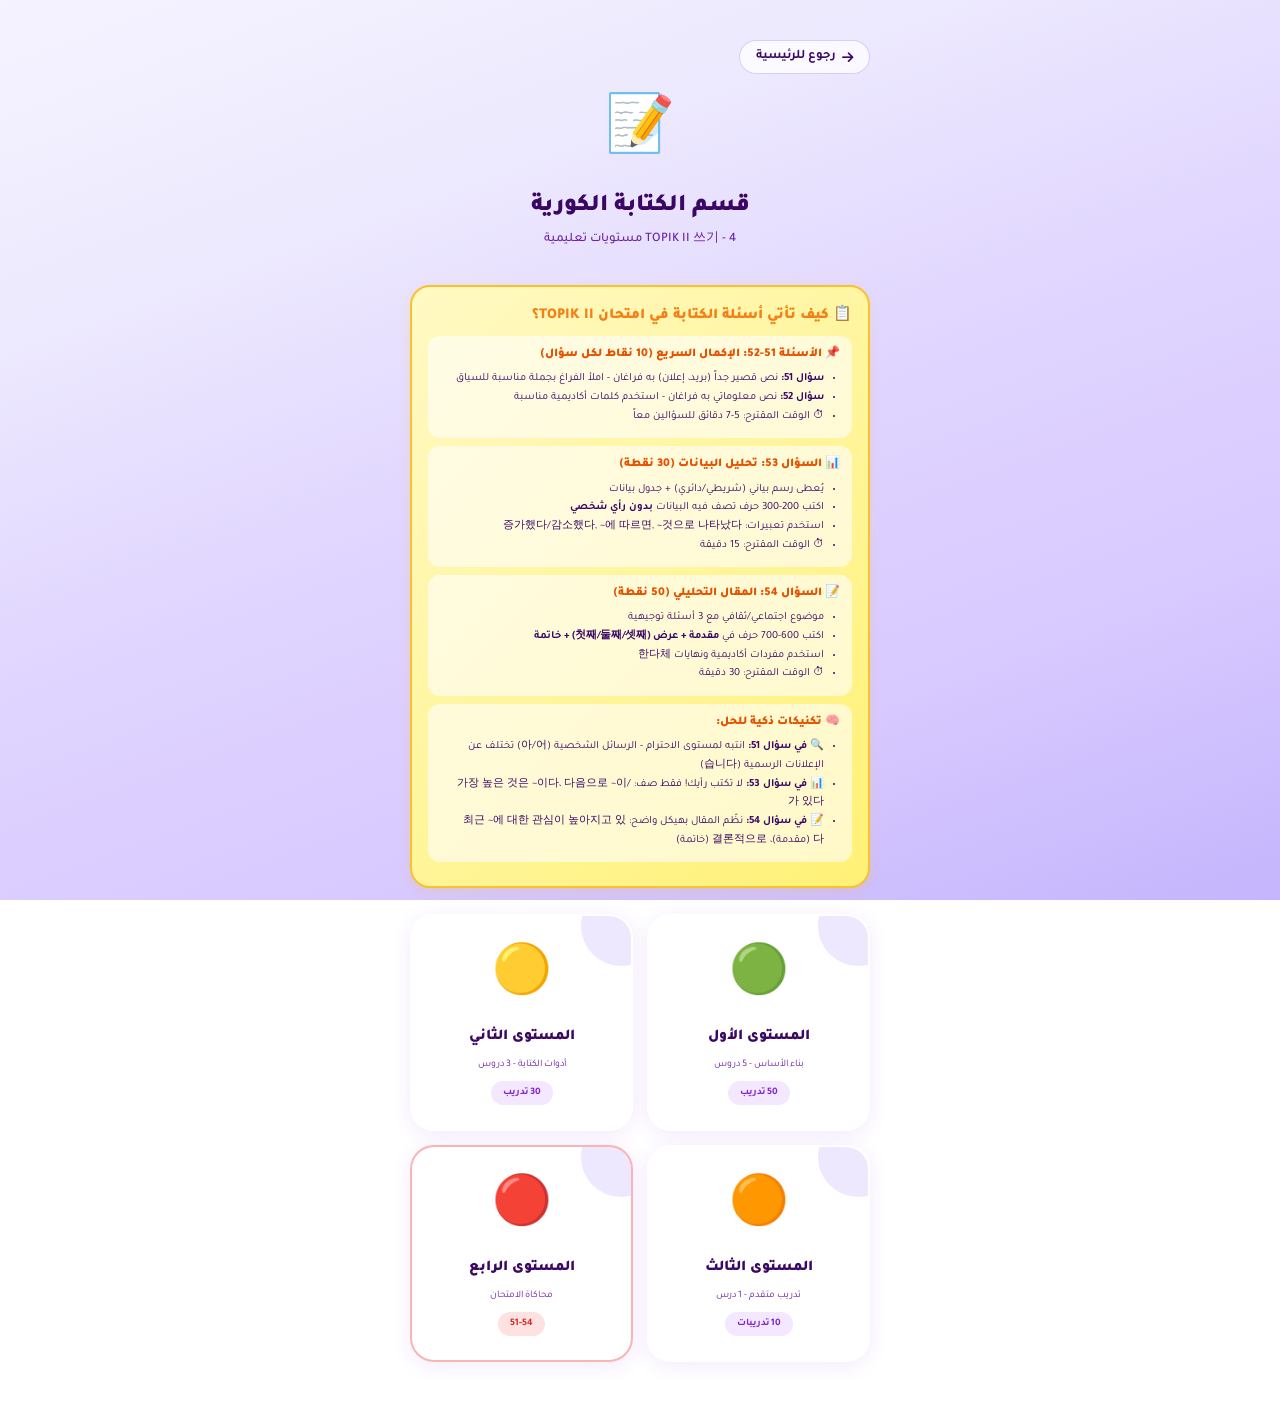
<file: writing-system.html>
<!DOCTYPE html>
<html lang="ar" dir="rtl">
<head>
    <meta charset="UTF-8">
    <meta name="viewport" content="width=device-width, initial-scale=1.0">
    <title>قسم الكتابة - TOPIK II 쓰기</title>
    <link rel="stylesheet" href="https://cdnjs.cloudflare.com/ajax/libs/font-awesome/6.4.0/css/all.min.css">
    <style>
        @import url('https://fonts.googleapis.com/css2?family=Tajawal:wght@400;500;700;900&family=Noto+Sans+KR:wght@400;500;700&display=swap');

        :root {
            --surface: rgba(255, 255, 255, 0.75);
            --surface-hover: rgba(255, 255, 255, 0.9);
            --border: rgba(168, 139, 250, 0.4);
            --text: #3b0764;
            --text-light: #6b21a8;
            --accent: #9333ea;
            --accent-dark: #7e22ce;
            --accent-light: #f3e8ff;
            --correct: #059669;
            --correct-bg: #d1fae5;
            --wrong: #dc2626;
            --wrong-bg: #fee2e2;
            --warning: #f59e0b;
            --warning-bg: #fef3c7;
            --info: #3b82f6;
            --info-bg: #dbeafe;
            --shadow: 0 4px 20px rgba(147, 51, 234, 0.1);
            --shadow-lg: 0 12px 40px rgba(147, 51, 234, 0.2);
            --radius: 28px;
            --radius-sm: 16px;
        }

        * { box-sizing: border-box; margin: 0; padding: 0; }

        body {
            font-family: 'Tajawal', sans-serif;
            background: linear-gradient(160deg, #f5f3ff 0%, #ede9fe 25%, #e0d5ff 50%, #d8c9ff 75%, #c4b5fd 100%);
            background-attachment: fixed;
            min-height: 100vh;
            color: var(--text);
            line-height: 1.6;
            display: flex;
            justify-content: center;
            align-items: flex-start;
            padding: clamp(12px, 2vw, 20px) 10px;
        }

        .main-screen {
            width: 100%;
            max-width: 500px;
            padding: 20px;
            display: flex;
            flex-direction: column;
            gap: 16px;
        }

        .main-header { text-align: center; margin-bottom: 8px; }

        .main-header .icon-big {
            font-size: 56px; display: block; margin-bottom: 8px;
            animation: float 3s ease-in-out infinite;
        }

        @keyframes float {
            0%, 100% { transform: translateY(0); }
            50% { transform: translateY(-10px); }
        }

        .main-header h1 { font-weight: 900; font-size: 24px; color: var(--text); margin-bottom: 4px; }
        .main-header p { font-size: 13px; color: var(--text-light); font-weight: 500; }

        .back-home-row { display: flex; align-items: center; gap: 10px; }

        .back-home-btn {
            display: flex; align-items: center; gap: 6px; padding: 8px 16px; border-radius: 25px;
            background: var(--surface); border: 1px solid var(--border); color: var(--text);
            cursor: pointer; font-family: 'Tajawal', sans-serif; font-size: 13px; font-weight: 700;
            transition: all 0.2s; backdrop-filter: blur(10px); text-decoration: none;
        }

        .back-home-btn:hover { background: var(--surface-hover); transform: translateX(3px); box-shadow: var(--shadow); }

        /* ===== شرح نوع السؤال ===== */
        .exam-tip-box {
            background: linear-gradient(135deg, #fff9c4, #fff176);
            border: 2px solid #fbc02d;
            border-radius: 20px;
            padding: 16px;
            margin: 10px 0;
            font-size: 13px;
            line-height: 1.7;
            box-shadow: 0 4px 12px rgba(251, 192, 45, 0.2);
        }
        .exam-tip-box .tip-title {
            font-weight: 900; color: #f57f17; font-size: 15px; margin-bottom: 8px;
            display: flex; align-items: center; gap: 6px;
        }
        .exam-tip-box .tip-section {
            margin: 8px 0; padding: 8px 12px; background: rgba(255, 255, 255, 0.6); border-radius: 12px;
        }
        .exam-tip-box .tip-label {
            font-weight: 900; color: #e65100; font-size: 12px;
        }
        .exam-tip-box ul { margin: 4px 16px; font-size: 11px; }

        .sections-grid { display: grid; grid-template-columns: 1fr 1fr; gap: 14px; }

        .section-card {
            background: var(--surface); backdrop-filter: blur(15px); border-radius: 24px;
            padding: 24px 18px; text-align: center; cursor: pointer;
            border: 2px solid rgba(255, 255, 255, 0.6); box-shadow: var(--shadow);
            transition: all 0.35s cubic-bezier(0.34, 1.56, 0.64, 1);
            position: relative; overflow: hidden; text-decoration: none; color: var(--text);
            display: flex; flex-direction: column; align-items: center; gap: 8px;
        }

        .section-card:hover { transform: translateY(-6px); box-shadow: var(--shadow-lg); border-color: var(--accent); background: rgba(255, 255, 255, 0.9); }
        .section-card:active { transform: scale(0.96); }

        .section-card .card-icon { font-size: 48px; position: relative; z-index: 1; }
        .section-card .card-title { font-weight: 900; font-size: 15px; position: relative; z-index: 1; }
        .section-card .card-subtitle { font-size: 10px; color: var(--text-light); position: relative; z-index: 1; }

        .section-card .card-badge {
            display: inline-block; padding: 4px 12px; border-radius: 12px; font-size: 10px;
            font-weight: 700; background: var(--accent-light); color: var(--accent-dark);
            position: relative; z-index: 1;
        }

        .section-card::before {
            content: ''; position: absolute; top: -30px; right: -30px; width: 80px; height: 80px;
            background: rgba(168, 139, 250, 0.2); border-radius: 50%; transition: all 0.4s;
        }

        .section-card:hover::before { transform: scale(2.5); opacity: 0.6; }

        .level-screen { display: none; width: 100%; max-width: 500px; padding: 20px; flex-direction: column; gap: 16px; }
        .level-screen.active { display: flex; }

        .level-header-bar { display: flex; align-items: center; gap: 10px; margin-bottom: 8px; }
        .level-title-area { flex: 1; text-align: center; }

        .level-title-area .level-icon-big { font-size: 48px; display: block; margin-bottom: 4px; }
        .level-title-area h2 { font-weight: 900; font-size: 18px; color: var(--text); }

        .content-card {
            background: var(--surface); backdrop-filter: blur(15px); border-radius: 24px;
            padding: 20px; border: 2px solid rgba(255, 255, 255, 0.6); box-shadow: var(--shadow);
        }

        .content-card p { font-size: 13px; color: var(--text-light); margin-bottom: 12px; line-height: 1.7; }
        .content-card h3 { font-weight: 900; font-size: 15px; margin-bottom: 8px; color: var(--text); }
        .content-card h4 { font-weight: 900; font-size: 13px; margin-bottom: 6px; color: var(--accent-dark); }

        .question-text { font-size: 14px; line-height: 1.9; margin-bottom: 12px; white-space: pre-line; }

        .blank-inline {
            display: inline-block; min-width: 60px; border-bottom: 2px solid var(--accent);
            text-align: center; color: var(--accent-dark); font-weight: 700; padding: 0 6px; margin: 0 4px;
        }

        .wongoji-textarea {
            width: 100%; min-height: 100px; border: 2px solid var(--border); border-radius: var(--radius-sm);
            padding: 12px; font-family: 'Noto Sans KR', monospace; font-size: 14px; resize: vertical;
            background: rgba(255, 255, 255, 0.7); line-height: 2; letter-spacing: 1px; transition: border-color 0.3s;
        }

        .wongoji-textarea:focus { outline: none; border-color: var(--accent); box-shadow: 0 0 0 4px rgba(147, 51, 234, 0.1); }
        .char-count { text-align: left; font-size: 10px; color: var(--text-light); margin-top: 4px; }

        .btn {
            padding: 10px 18px; border-radius: 25px; border: none; cursor: pointer; font-weight: 700;
            font-size: 12px; font-family: 'Tajawal', sans-serif; transition: all 0.2s;
            display: inline-flex; align-items: center; gap: 5px;
        }

        .btn-primary { background: linear-gradient(135deg, var(--accent), var(--accent-dark)); color: #fff; box-shadow: 0 4px 15px rgba(147, 51, 234, 0.3); }
        .btn-primary:hover { transform: translateY(-2px); box-shadow: 0 6px 20px rgba(147, 51, 234, 0.4); }
        .btn-secondary { background: var(--surface); color: var(--text); border: 1px solid var(--border); }
        .btn-hint { background: var(--warning-bg); color: #92400e; border: 1px solid var(--warning); font-size: 10px; padding: 6px 10px; }
        .btn-info { background: var(--info-bg); color: #1e40af; border: 1px solid var(--info); font-size: 10px; padding: 6px 10px; }
        .btn-group { display: flex; gap: 6px; flex-wrap: wrap; margin-top: 10px; }
        .nav-buttons { display: flex; justify-content: space-between; align-items: center; margin-top: 10px; gap: 8px; flex-wrap: wrap; }

        .practice-row {
            display: flex; align-items: center; gap: 8px; padding: 10px; margin-bottom: 6px;
            background: rgba(243, 232, 255, 0.5); border-radius: 12px; border: 1px solid var(--border); flex-wrap: wrap;
        }

        .practice-input {
            padding: 8px 12px; border: 1px solid var(--border); border-radius: 10px;
            font-family: 'Noto Sans KR', sans-serif; min-width: 130px; flex: 1; font-size: 13px;
            transition: border-color 0.3s; background: rgba(255, 255, 255, 0.8);
        }

        .practice-input:focus { outline: none; border-color: var(--accent); }

        .correction-box { background: var(--wrong-bg); border: 1px solid var(--wrong); border-radius: var(--radius-sm); padding: 10px; margin-top: 8px; display: none; }
        .correction-box.show { display: block; }

        .correction-item { display: flex; align-items: center; gap: 8px; margin-bottom: 4px; font-family: 'Noto Sans KR', sans-serif; font-size: 13px; }
        .correction-item .wrong-text { text-decoration: line-through; color: var(--wrong); }
        .correction-item .correct-text { color: var(--correct); font-weight: 700; }

        .grading-result { background: #fff; border-radius: var(--radius-sm); padding: 14px; margin-top: 12px; border: 1px solid var(--border); display: none; }
        .grading-result.show { display: block; }

        .grade-score { font-size: 28px; font-weight: 900; color: var(--accent-dark); text-align: center; margin: 8px 0; }
        .grade-details { display: grid; grid-template-columns: repeat(2, 1fr); gap: 8px; margin-top: 10px; }
        .grade-item { text-align: center; padding: 10px; background: var(--accent-light); border-radius: var(--radius-sm); }
        .grade-item .label { font-size: 10px; color: var(--text-light); margin-bottom: 3px; }
        .grade-item .value { font-weight: 900; font-size: 15px; color: var(--accent-dark); }

        /* ===== نافذة ترجمة الكورية ===== */
        .kr-translation-popup {
            position: fixed; top: 50%; left: 50%; transform: translate(-50%, -50%);
            background: rgba(255, 255, 255, 0.95); backdrop-filter: blur(10px);
            padding: 20px; border-radius: 20px; box-shadow: 0 10px 40px rgba(0, 0, 0, 0.2);
            z-index: 999; max-width: 350px; width: 90%; font-family: 'Tajawal', sans-serif;
            animation: popIn 0.3s cubic-bezier(0.34, 1.56, 0.64, 1);
        }
        @keyframes popIn {
            from { opacity: 0; transform: translate(-50%, -50%) scale(0.8); }
            to { opacity: 1; transform: translate(-50%, -50%) scale(1); }
        }
        .kr-translation-popup .popup-close {
            position: absolute; top: 8px; left: 12px; width: 28px; height: 28px;
            border-radius: 50%; background: #ff5252; color: #fff; display: flex;
            align-items: center; justify-content: center; cursor: pointer; font-weight: 900;
            font-size: 14px; transition: 0.2s;
        }
        .kr-translation-popup .popup-close:hover { background: #d32f2f; transform: scale(1.1); }
        .kr-clickable {
            cursor: pointer; border-bottom: 2px dotted var(--accent); transition: all 0.2s;
            display: inline-block; padding: 2px 4px; border-radius: 4px;
        }
        .kr-clickable:hover { background: var(--accent-light); color: var(--accent-dark); }

        .toast {
            position: fixed; bottom: 30px; left: 50%; transform: translateX(-50%);
            background: var(--text); color: #fff; padding: 12px 24px; border-radius: 30px;
            font-size: 13px; font-weight: 700; z-index: 100; opacity: 0; transition: opacity 0.3s; pointer-events: none;
        }

        .toast.show { opacity: 1; }

        @media (max-width: 480px) {
            .main-screen, .level-screen { padding: 14px; }
            .sections-grid { gap: 10px; }
            .section-card { padding: 18px 14px; }
            .section-card .card-icon { font-size: 38px; }
            .grade-details { grid-template-columns: 1fr; }
        }
    </style>
</head>
<body>

<div class="toast" id="toast"></div>

<!-- ========== الشاشة الرئيسية ========== -->
<div class="main-screen" id="mainScreen">
    <div class="back-home-row">
        <button class="back-home-btn" onclick="goToHome()">
            <i class="fa-solid fa-arrow-right"></i><span>رجوع للرئيسية</span>
        </button>
    </div>

    <div class="main-header">
        <span class="icon-big">📝</span>
        <h1>قسم الكتابة الكورية</h1>
        <p>TOPIK II 쓰기 - 4 مستويات تعليمية</p>
    </div>

    <!-- شرح طريقة أسئلة الكتابة في التوبيك -->
    <div class="exam-tip-box">
        <div class="tip-title">📋 كيف تأتي أسئلة الكتابة في امتحان TOPIK II؟</div>
        <div class="tip-section">
            <span class="tip-label">📌 الأسئلة 51-52: الإكمال السريع (10 نقاط لكل سؤال)</span>
            <ul>
                <li><strong>سؤال 51:</strong> نص قصير جداً (بريد، إعلان) به فراغان - املأ الفراغ بجملة مناسبة للسياق</li>
                <li><strong>سؤال 52:</strong> نص معلوماتي به فراغان - استخدم كلمات أكاديمية مناسبة</li>
                <li>⏱ الوقت المقترح: 5-7 دقائق للسؤالين معاً</li>
            </ul>
        </div>
        <div class="tip-section">
            <span class="tip-label">📊 السؤال 53: تحليل البيانات (30 نقطة)</span>
            <ul>
                <li>يُعطى رسم بياني (شريطي/دائري) + جدول بيانات</li>
                <li>اكتب 200-300 حرف تصف فيه البيانات <strong>بدون رأي شخصي</strong></li>
                <li>استخدم تعبيرات: 증가했다/감소했다, ~에 따르면, ~것으로 나타났다</li>
                <li>⏱ الوقت المقترح: 15 دقيقة</li>
            </ul>
        </div>
        <div class="tip-section">
            <span class="tip-label">📝 السؤال 54: المقال التحليلي (50 نقطة)</span>
            <ul>
                <li>موضوع اجتماعي/ثقافي مع 3 أسئلة توجيهية</li>
                <li>اكتب 600-700 حرف في <strong>مقدمة + عرض (첫째/둘째/셋째) + خاتمة</strong></li>
                <li>استخدم مفردات أكاديمية ونهايات 한다체</li>
                <li>⏱ الوقت المقترح: 30 دقيقة</li>
            </ul>
        </div>
        <div class="tip-section">
            <span class="tip-label">🧠 تكنيكات ذكية للحل:</span>
            <ul>
                <li>🔍 <strong>في سؤال 51:</strong> انتبه لمستوى الاحترام - الرسائل الشخصية (아/어) تختلف عن الإعلانات الرسمية (습니다)</li>
                <li>📊 <strong>في سؤال 53:</strong> لا تكتب رأيك! فقط صف: 가장 높은 것은 ~이다، 다음으로 ~이/가 있다</li>
                <li>📝 <strong>في سؤال 54:</strong> نظّم المقال بهيكل واضح: 최근 ~에 대한 관심이 높아지고 있다 (مقدمة)، 결론적으로 (خاتمة)</li>
            </ul>
        </div>
    </div>

    <div class="sections-grid">
        <div class="section-card" onclick="openLevel('level1')">
            <div class="card-icon">🟢</div>
            <div class="card-title">المستوى الأول</div>
            <div class="card-subtitle">بناء الأساس - 5 دروس</div>
            <span class="card-badge">50 تدريب</span>
        </div>

        <div class="section-card" onclick="openLevel('level2')">
            <div class="card-icon">🟡</div>
            <div class="card-title">المستوى الثاني</div>
            <div class="card-subtitle">أدوات الكتابة - 3 دروس</div>
            <span class="card-badge">30 تدريب</span>
        </div>

        <div class="section-card" onclick="openLevel('level3')">
            <div class="card-icon">🟠</div>
            <div class="card-title">المستوى الثالث</div>
            <div class="card-subtitle">تدريب متقدم - 1 درس</div>
            <span class="card-badge">10 تدريبات</span>
        </div>

        <div class="section-card" onclick="openLevel('level4')" style="border-color: rgba(239, 68, 68, 0.4);">
            <div class="card-icon">🔴</div>
            <div class="card-title">المستوى الرابع</div>
            <div class="card-subtitle">محاكاة الامتحان</div>
            <span class="card-badge" style="background:#fee2e2;color:#dc2626;">51-54</span>
        </div>
    </div>
</div>

<!-- ========== شاشات المستويات ========== -->
<div class="level-screen" id="levelLevel1">
    <div class="level-header-bar">
        <button class="back-home-btn" onclick="goBackToMain()">
            <i class="fa-solid fa-arrow-right"></i><span>رجوع</span>
        </button>
        <div class="level-title-area">
            <span class="level-icon-big">🟢</span>
            <h2>المستوى الأول: الأساسيات</h2>
        </div>
        <div style="width:50px;"></div>
    </div>
    <div class="content-card" id="level1Content"></div>
    <div class="nav-buttons" id="level1Nav"></div>
</div>

<div class="level-screen" id="levelLevel2">
    <div class="level-header-bar">
        <button class="back-home-btn" onclick="goBackToMain()">
            <i class="fa-solid fa-arrow-right"></i><span>رجوع</span>
        </button>
        <div class="level-title-area">
            <span class="level-icon-big">🟡</span>
            <h2>المستوى الثاني: أدوات الكتابة</h2>
        </div>
        <div style="width:50px;"></div>
    </div>
    <div class="content-card" id="level2Content"></div>
    <div class="nav-buttons" id="level2Nav"></div>
</div>

<div class="level-screen" id="levelLevel3">
    <div class="level-header-bar">
        <button class="back-home-btn" onclick="goBackToMain()">
            <i class="fa-solid fa-arrow-right"></i><span>رجوع</span>
        </button>
        <div class="level-title-area">
            <span class="level-icon-big">🟠</span>
            <h2>المستوى الثالث: تدريب متقدم</h2>
        </div>
        <div style="width:50px;"></div>
    </div>
    <div class="content-card" id="level3Content"></div>
    <div class="nav-buttons" id="level3Nav"></div>
</div>

<div class="level-screen" id="levelLevel4">
    <div class="level-header-bar">
        <button class="back-home-btn" onclick="goBackToMain()">
            <i class="fa-solid fa-arrow-right"></i><span>رجوع</span>
        </button>
        <div class="level-title-area">
            <span class="level-icon-big">🔴</span>
            <h2>المستوى الرابع: محاكاة الامتحان</h2>
        </div>
        <div style="width:50px;"></div>
    </div>
    <div class="content-card" id="level4Content"></div>
    <div class="nav-buttons" id="level4Nav"></div>
</div>

<script src="writing-data.js"></script>
<script src="writing-engine.js"></script>
</body>
</html>
</file>
<file: style.css>
/* ==============================================
   ⚠️ مهم: جميع شاشات التطبيق مخفية افتراضيًا
   لتجنب ظهور وميض الواجهة الرئيسية عند الانتقال
   المباشر إلى القصص من reading-menu.html
   ============================================== */

:root {
    --bg-main: linear-gradient(180deg, #ffd3eb 0%, #f4cbff 40%, #e2d2ff 100%);
    --text-dark: #3a225d;
    --text-muted: #7d639b;
    --border-glow: rgba(255, 255, 255, 0.7);
    --card-bg: rgba(255, 255, 255, 0.25);
    --stat-bg: rgba(255, 255, 255, 0.5);
    --nav-bg: rgba(255, 255, 255, 0.85);
    --top-badge-bg: rgba(255, 255, 255, 0.6);
    --action-btn-bg: #ffffff;
    --action-btn-color: #d946ef;
    --action-btn-border: #ffedd5;
    --badge-border: rgba(236, 64, 122, 0.3);
    --badge-unlocked-bg: #fce4ec;
    --lesson-bg: #fff5fb;
    --lesson-border: #ff65a3;
    --story-container-bg: rgba(255, 255, 255, 0.5);
    --heart-bg: #ff65a3;
    --encouragement-text: #c2185b;
    --encouragement-bg: rgba(255, 255, 255, 0.6);
    --logout-border: #ef4444;
    --logout-color: #ef4444;
    --logout-hover-bg: #fef2f2;
}

* {
    box-sizing: border-box;
    margin: 0;
    padding: 0;
    font-family: 'Tajawal', sans-serif;
}

body {
    background: var(--bg-main);
    background-attachment: fixed;
    min-height: 100vh;
    display: flex;
    justify-content: center;
    align-items: flex-start;
    padding: clamp(12px, 2vw, 20px) 10px;
    color: var(--text-dark);
    overflow-x: hidden;
    position: relative;
}

body::before,
body::after {
    content: '';
    position: fixed;
    width: 100%;
    height: 100%;
    top: 0;
    left: 0;
    pointer-events: none;
    z-index: 0;
    background-image:
        url('data:image/svg+xml;utf8,<svg xmlns="http://www.w3.org/2000/svg" viewBox="0 0 100 100"><path d="M10,10 Q15,5 20,10 Q25,15 20,20 Q15,25 10,20 Q5,15 10,10 Z" fill="%23fff" opacity="0.3"/></svg>'),
        url('data:image/svg+xml;utf8,<svg xmlns="http://www.w3.org/2000/svg" viewBox="0 0 100 100"><polygon points="5,0 6,3 9,3 7,5 8,8 5,6 2,8 3,5 1,3 4,3" fill="%23ffd3eb" opacity="0.6"/></svg>');
    background-size: 120px 120px, 80px 80px;
    background-position: 20px 50px, 80px 150px;
    opacity: 0.3;
}

.screens-container {
    position: relative;
    width: 100%;
    max-width: 500px;
    margin: 0 auto;
    padding: 0 5px;
    padding-bottom: 90px;
}

/* ===== القاعدة الأساسية: جميع الشاشات مخفية افتراضيًا ===== */
.app-screen {
    display: none;
    width: 100%;
    max-width: 100%;
    background: var(--card-bg);
    backdrop-filter: blur(20px);
    -webkit-backdrop-filter: blur(20px);
    border-radius: 24px;
    padding: clamp(16px, 4vw, 25px) clamp(14px, 3vw, 20px);
    box-shadow: 0 20px 40px rgba(223, 180, 238, 0.4), inset 0 0 20px rgba(255, 255, 255, 0.4);
    border: 3px solid var(--border-glow);
    position: relative;
    z-index: 1;
    min-height: 500px;
    margin: 5px 0;
}

/* الشاشة النشطة فقط هي التي تظهر */
.app-screen.active-screen {
    display: block;
}

/* ===== شاشة القصص (مخفية أيضًا افتراضيًا، وتظهر بـ flex عند تفعيلها) ===== */
#stories-screen {
    display: none;
    padding: 0;
    background: linear-gradient(135deg, #ffd1dc, #ffb6c1, #ffc0cb);
    border-radius: 24px;
    overflow: hidden;
    box-shadow: 0 20px 40px rgba(223, 180, 238, 0.4);
    border: 3px solid rgba(255, 255, 255, 0.7);
    width: 100%;
    max-width: 100%;
    min-height: 500px;
    margin: 5px 0;
}

/* عند تفعيل شاشة القصص تظهر كـ flex */
#stories-screen.active-screen {
    display: flex;
    flex-direction: column;
}

#stories-screen .container {
    padding: 15px;
    display: grid;
    grid-template-columns: repeat(auto-fill, minmax(150px, 1fr));
    gap: 12px;
    flex: 1;
    overflow-y: auto;
    padding-bottom: 20px;
}

.top-bar {
    background: #ff6f9f;
    color: white;
    padding: 15px;
    font-weight: bold;
    text-align: center;
    font-size: 18px;
    position: relative;
    display: flex;
    justify-content: center;
    align-items: center;
    flex-shrink: 0;
}

.back-to-home-btn {
    position: absolute;
    right: 15px;
    top: 50%;
    transform: translateY(-50%);
    background: rgba(255, 255, 255, 0.9);
    color: #ff6f9f;
    border: none;
    padding: 6px 14px;
    border-radius: 20px;
    font-size: 13px;
    font-weight: bold;
    cursor: pointer;
    transition: 0.2s ease;
    box-shadow: 0 2px 5px rgba(0,0,0,0.1);
    display: flex;
    align-items: center;
    gap: 5px;
}

.tabs {
    display: flex;
    overflow-x: auto;
    background: #ff8fb1;
    padding: 8px;
    gap: 8px;
    flex-shrink: 0;
}

.tab {
    flex: 0 0 auto;
    background: white;
    border-radius: 20px;
    padding: 6px 12px;
    font-size: 13px;
    cursor: pointer;
    white-space: nowrap;
    box-shadow: 0 2px 6px rgba(0,0,0,0.1);
    transition: 0.2s;
    color: #333;
}

.tab.active { background: #ff4f86; color: white; }

.card {
    background: rgba(255,255,255,0.9);
    border-radius: 16px;
    padding: 10px;
    display: flex;
    gap: 10px;
    align-items: center;
    box-shadow: 0 4px 12px rgba(0,0,0,0.1);
    min-height: 110px;
    cursor: pointer;
    transition: transform 0.2s;
}
.card:hover { transform: scale(1.02); }
.title { font-weight: bold; color: #333; min-height: 18px; }
.img-box {
    width: 70px; height: 85px; background: #ffe4ec;
    border: 2px dashed #ff6f9f; border-radius: 10px;
    display: flex; align-items: center; justify-content: center;
    font-size: 40px; flex-shrink: 0;
}

/* ===== تنسيق موحد لجميع شاشات القصة ===== */
.story-view-screen {
    display: none;
    width: 100% !important;
    max-width: 500px !important;
    margin: 5px auto !important;
    background: rgba(255, 255, 255, 0.4) !important;
    backdrop-filter: blur(20px) !important;
    -webkit-backdrop-filter: blur(20px) !important;
    border-radius: 40px !important;
    padding: 30px !important;
    border: 3px solid rgba(255, 255, 255, 0.8) !important;
    box-shadow: 0 20px 40px rgba(0,0,0,0.1) !important;
    position: relative !important;
    z-index: 5 !important;
}

.back-btn {
    cursor: pointer; font-size: 1.1rem; margin-bottom: 15px;
    display: inline-flex; align-items: center; gap: 8px;
    font-weight: 700; color: #ff6f9f;
    background: rgba(255, 255, 255, 0.6);
    padding: 8px 15px; border-radius: 20px; transition: all 0.2s ease;
}

.story-container {
    background: var(--story-container-bg); padding: 20px;
    border-radius: 30px; line-height: 2.2; font-size: 1.15rem;
    max-height: 400px; overflow-y: auto;
}

.kr-block { direction: ltr; text-align: left; font-family: 'Fredoka', sans-serif; color: #5c3b87; margin-top: 15px; }
.ar-block { direction: rtl; text-align: right; color: #2b114d; margin-bottom: 5px; font-weight: 500; }
.word { display: inline-block; transition: all 0.2s ease; padding: 0 2px; }
.active-word { transform: translateY(5px) scale(1.2); color: #ff65a3; font-weight: bold; background: rgba(255,255,255,0.7); border-radius: 5px; }

.listen-btn {
    display: flex !important;
    align-items: center;
    justify-content: center;
    gap: 10px;
    background: var(--heart-bg);
    color: white;
    padding: 15px;
    border-radius: 20px;
    margin: 20px 0;
    cursor: pointer;
    font-weight: 700;
    box-shadow: 0 6px 0 #cc457b;
    transition: all 0.1s ease;
    font-size: 16px;
    border: none;
    width: 100%;
    text-align: center;
}
.listen-btn:active { transform: translateY(6px); box-shadow: 0 0 0 #cc457b; }

.lesson {
    background: var(--lesson-bg); padding: 20px; border-radius: 25px;
    margin-top: 25px; border: 2px dashed var(--lesson-border); line-height: 1.8;
}

.action-button-done {
    width: 100%; background: #ffffff; color: #3a225d; padding: 15px;
    border-radius: 20px; border: 3px solid #d4b5ff; font-weight: 900;
    text-align: center; cursor: pointer; transition: all 0.1s ease;
    box-shadow: 0 6px 0 #d4b5ff; margin-top: 20px;
}
.action-button-done:active { transform: translateY(6px); box-shadow: 0 0 0 #d4b5ff; }

.tts-status { font-size: 0.75rem; color: #a78bfa; text-align: center; margin-top: -12px; margin-bottom: 8px; min-height: 18px; font-weight: 600; }
.wave-bars { display: flex; align-items: center; gap: 3px; height: 20px; }
.wave-bars span { display: inline-block; width: 3px; height: 10px; background: white; border-radius: 3px; animation: soundwave 0.6s ease-in-out infinite; }
.wave-bars span:nth-child(2) { animation-delay: 0.1s; }
.wave-bars span:nth-child(3) { animation-delay: 0.2s; }
.wave-bars span:nth-child(4) { animation-delay: 0.3s; }
.wave-bars span:nth-child(5) { animation-delay: 0.15s; }
@keyframes soundwave { 0%, 100% { transform: scaleY(1); } 50% { transform: scaleY(2); } }

/* ========== باقي أقسام التطبيق ========== */
.top-badge-container { display: flex; justify-content: flex-start; margin-bottom: 10px; }
.top-badge {
    background: var(--top-badge-bg);
    border: 1px solid rgba(255, 255, 255, 0.8);
    padding: 5px 12px;
    border-radius: 15px;
    font-size: 0.75rem;
    font-weight: 700;
    color: var(--text-dark);
    display: flex;
    align-items: center;
    gap: 5px;
    box-shadow: 0 4px 10px rgba(0,0,0,0.03);
}
.top-badge i { color: #ff5e97; }

.welcome-header { text-align: center; margin-bottom: 20px; }
.welcome-header h1 { font-size: clamp(1.2rem, 4.5vw, 1.65rem); font-weight: 900; color: var(--text-dark); margin-bottom: 4px; }
.welcome-header p { font-size: clamp(0.75rem, 3vw, 0.85rem); color: var(--text-muted); font-weight: 700; }

.mascot-area { display: flex; justify-content: center; align-items: center; gap: clamp(8px, 2vw, 12px); margin: 15px 0; }
.korean-bubble { font-family: 'Fredoka', sans-serif; font-size: 0.85rem; font-weight: bold; color: #a78bfa; transform: rotate(-10deg); }
.heart-icon-wrapper {
    background: var(--heart-bg);
    width: clamp(38px, 10vw, 44px); height: clamp(38px, 10vw, 44px);
    border-radius: 50%; display: flex; justify-content: center; align-items: center;
    border: 3px solid #fff; box-shadow: 0 4px 10px rgba(255, 101, 163, 0.4);
    color: white; font-size: clamp(1rem, 4vw, 1.2rem); animation: pulse 2s infinite;
}
.rabbit-mascot { font-size: clamp(1.6rem, 6vw, 2.2rem); filter: drop-shadow(0 4px 6px rgba(0,0,0,0.1)); }
@keyframes pulse { 0% { transform: scale(1); } 50% { transform: scale(1.08); } 100% { transform: scale(1); } }

.section-heading { font-size: 1.15rem; font-weight: 900; margin-bottom: 18px; display: flex; align-items: center; gap: 8px; color: var(--text-dark); padding-right: 5px; }
.section-heading i { color: #9061f9; }

.cards-list { display: flex; flex-direction: column; gap: 16px; }
.custom-card {
    display: flex; align-items: center; justify-content: space-between;
    padding: clamp(12px, 3vw, 16px) clamp(12px, 3vw, 18px);
    border-radius: clamp(18px, 4vw, 24px); border: 2px solid #ffffff;
    box-shadow: 0 10px 20px rgba(243, 215, 247, 0.7); transition: all 0.3s ease;
    position: relative; overflow: hidden; text-decoration: none;
}
.custom-card:hover { transform: translateY(-4px); }
.bg-chat { background: linear-gradient(135deg, #fff2f8 0%, #ffdced 100%); }
.bg-read { background: linear-gradient(135deg, #fffcf5 0%, #fff0d6 100%); }
.bg-listen { background: linear-gradient(135deg, #f2fff6 0%, #e3fae8 100%); }
.bg-write { background: linear-gradient(135deg, #fbf7ff 0%, #eedfff 100%); }

.card-main-body { display: flex; align-items: center; gap: 14px; flex: 1; }
.media-badge {
    width: clamp(42px, 11vw, 52px); height: clamp(42px, 11vw, 52px);
    border-radius: 16px; display: flex; align-items: center; justify-content: center;
    font-size: clamp(1.2rem, 4vw, 1.5rem); background: white;
}
.bg-chat .media-badge { color: #ff65a3; background: #fff5f9; border: 2px solid #ffd1e3; }
.bg-read .media-badge { color: #f59e0b; background: #fffbeb; border: 2px solid #fef3c7; }
.bg-listen .media-badge { color: #06b6d4; background: #ecfeff; border: 2px solid #cffafe; }
.bg-write .media-badge { color: #8b5cf6; background: #f5f3ff; border: 2px solid #ddd6fe; }

.card-text-details h3 { font-size: clamp(0.95rem, 3.5vw, 1.1rem); font-weight: 800; color: var(--text-dark); margin-bottom: 3px; }
.card-text-details p { font-size: clamp(0.75rem, 3vw, 0.82rem); color: var(--text-muted); font-weight: 500; }

.action-button {
    background: var(--action-btn-bg); color: var(--action-btn-color);
    border: 2px solid var(--action-btn-border);
    padding: clamp(6px, 2vw, 8px) clamp(12px, 3vw, 18px); border-radius: 40px;
    font-weight: 900; font-size: clamp(0.8rem, 3vw, 0.95rem);
    box-shadow: 0 6px 0px #fed7aa, 0 6px 10px rgba(253, 186, 116, 0.3);
    transition: all 0.15s ease-in-out; cursor: pointer; white-space: nowrap;
}
.custom-card:hover .action-button { background: #d946ef; color: #ffffff; border-color: #d946ef; }
.action-button:active {
    transform: translateY(6px); box-shadow: 0 0px 0px #fed7aa, 0 0px 0px rgba(253, 186, 116, 0) !important;
    background: #e2d2ff !important; color: #3a225d !important; border-color: #d4b5ff !important;
    transition: all 0.05s ease-in-out;
}

/* الشريط السفلي */
.app-navigation-bar {
    position: fixed; bottom: 10px; left: 50%; transform: translateX(-50%);
    width: calc(100% - 20px); max-width: 500px;
    height: clamp(62px, 12vw, 70px);
    background: var(--nav-bg); backdrop-filter: blur(10px);
    -webkit-backdrop-filter: blur(10px); border-radius: 36px;
    display: flex; justify-content: space-around; align-items: center;
    border: 2px solid rgba(255, 255, 255, 0.6); box-shadow: 0 -4px 20px rgba(0,0,0,0.05);
    padding: 0 10px; z-index: 100; transition: opacity 0.3s;
}
.navigation-tab {
    display: flex; flex-direction: column; align-items: center; color: #8a71a9;
    font-size: 0.82rem; font-weight: 700; gap: 5px; flex: 1; text-align: center;
    cursor: pointer; transition: all 0.2s ease;
}
.navigation-tab i { font-size: 1.25rem; }
.navigation-tab.active-tab { color: #d946ef; }

/* الإنجازات */
#achievements-screen { background: linear-gradient(180deg, #fce4ec 0%, #f8bbd0 40%, #f48fb1 100%); }
.progress-section { background: var(--stat-bg); border-radius: 20px; padding: 16px; margin: 12px 0; border: 1px solid rgba(255,255,255,0.8); backdrop-filter: blur(10px); }
.progress-label { display: flex; justify-content: space-between; font-weight: 700; font-size: 14px; color: #880e4f; margin-bottom: 8px; }
.progress-bar { height: 20px; background: #f8bbd0; border-radius: 10px; overflow: hidden; position: relative; margin: 8px 0; }
.progress-fill { height: 100%; background: linear-gradient(90deg, #ec407a, #d81b60, #c2185b); border-radius: 10px; width: 0%; transition: width 0.8s cubic-bezier(0.22, 1, 0.36, 1); }
.progress-character { position: absolute; top: -20px; left: 0%; font-size: 24px; transition: left 0.8s cubic-bezier(0.22, 1, 0.36, 1); z-index: 2; transform: translateX(-50%); }
.stars-row { display: flex; justify-content: space-between; margin-top: 8px; }
.star-icon { font-size: 18px; }
.badges-title { font-weight: 900; font-size: 16px; color: #ad1457; margin: 12px 0 8px; }
.badges-grid { display: flex; gap: 8px; flex-wrap: wrap; }
.badge-item {
    width: 65px; height: 75px; background: rgba(255,255,255,0.7); border-radius: 16px;
    border: 2px solid var(--badge-border); display: flex; flex-direction: column;
    align-items: center; justify-content: center; font-size: 12px; text-align: center;
    backdrop-filter: blur(5px);
}
.badge-item.locked { opacity: 0.4; filter: grayscale(100%); }
.badge-item.unlocked { border-color: #ec407a; background: var(--badge-unlocked-bg); }
.badge-icon { font-size: 24px; }
.badge-name { font-size: 9px; font-weight: 700; color: #ad1457; margin-top: 2px; }
.encouragement { text-align: center; font-size: 14px; font-weight: 700; color: var(--encouragement-text); background: var(--encouragement-bg); border-radius: 16px; padding: 10px; margin-top: 12px; border: 1px dashed #f48fb1; }
.stats-grid { display: grid; grid-template-columns: 1fr 1fr; gap: 10px; margin: 16px 0; }
.stat-card { background: var(--stat-bg); border-radius: 16px; padding: 14px 10px; text-align: center; border: 2px solid var(--badge-border); backdrop-filter: blur(5px); }
.stat-emoji { font-size: 28px; display: block; margin-bottom: 4px; }
.stat-value { font-weight: 900; font-size: 20px; color: #880e4f; display: block; }
.stat-label { font-size: 10px; color: #ad1457; }

/* ========== شاشة الحساب ========== */
#profile-screen { background: linear-gradient(180deg, #f5f3ff 0%, #ede9fe 30%, #e0d5ff 100%); }
.profile-info-card { display: flex; align-items: center; gap: 15px; background: var(--stat-bg); border-radius: 24px; padding: 20px; margin-bottom: 16px; border: 1px solid rgba(255,255,255,0.8); backdrop-filter: blur(10px); }
.avatar-circle { width: 70px; height: 70px; border-radius: 50%; background: linear-gradient(135deg, #e1bee7, #ce93d8); display: flex; align-items: center; justify-content: center; font-size: 36px; margin: 0; border: 3px solid #fff; box-shadow: 0 4px 15px rgba(147, 51, 234, 0.2); flex-shrink: 0; }
.profile-details { flex: 1; }
.profile-details h1 { font-weight: 900; font-size: 22px; color: var(--text-dark); margin: 0 0 4px; }
.profile-details p { font-size: 13px; color: var(--text-muted); margin: 0; }
.edit-profile-btn { background: var(--action-btn-bg); border: 2px solid var(--action-btn-border); padding: 8px 16px; border-radius: 20px; font-weight: 700; font-size: 13px; color: var(--action-btn-color); cursor: pointer; transition: all 0.2s; white-space: nowrap; }
.edit-profile-btn:hover { background: #d946ef; color: white; border-color: #d946ef; }
.streak-card { background: linear-gradient(135deg, #fff9c4, #fff176); border: 2px solid #fbc02d; border-radius: 24px; padding: 20px; margin-bottom: 16px; display: flex; align-items: center; gap: 15px; box-shadow: 0 4px 12px rgba(251,192,45,0.2); }
.streak-icon { font-size: 48px; flex-shrink: 0; }
.streak-info { flex: 1; display: flex; flex-direction: column; }
.streak-number { font-weight: 900; font-size: 28px; color: #e65100; line-height: 1; }
.streak-label { font-size: 13px; color: #7a4a5a; font-weight: 500; }
.streak-message { font-size: 12px; color: #e65100; font-weight: 700; text-align: center; flex-shrink: 0; }
.stats-detailed { display: grid; grid-template-columns: repeat(3, 1fr); gap: 12px; margin-bottom: 16px; }
.stat-item { background: var(--stat-bg); border-radius: 20px; padding: 15px 10px; text-align: center; border: 1px solid rgba(255,255,255,0.8); backdrop-filter: blur(5px); }
.stat-item i { font-size: 24px; color: var(--action-btn-color); margin-bottom: 6px; display: block; }
.stat-detail-value { font-weight: 900; font-size: 22px; color: var(--text-dark); display: block; }
.stat-detail-label { font-size: 11px; color: var(--text-muted); }
.profile-customize { background: var(--stat-bg); border-radius: 20px; padding: 15px; margin-top: 16px; text-align: center; }
.secondary-btn { background: var(--stat-bg); color: var(--text-dark); border: 1px solid var(--badge-border); }
.avatar-picker { display: flex; justify-content: center; gap: 10px; margin: 12px 0; }
.avatar-option { font-size: 28px; cursor: pointer; transition: transform 0.2s; border-radius: 50%; padding: 5px; border: 2px solid transparent; }
.avatar-option:hover, .avatar-option.selected { transform: scale(1.3); border-color: #d946ef; background: rgba(255,255,255,0.8); }
.login-input { padding: 12px 14px; border-radius: 12px; border: 2px solid rgba(168, 139, 250, 0.3); font-family: 'Tajawal', sans-serif; font-size: 13px; background: rgba(255,255,255,0.7); transition: border-color 0.3s; width: 100%; margin-bottom: 10px; }
.login-input:focus { outline: none; border-color: #9333ea; }
.login-btn { padding: 12px; border-radius: 14px; border: none; cursor: pointer; font-weight: 700; font-size: 14px; font-family: 'Tajawal', sans-serif; transition: all 0.2s; display: flex; align-items: center; justify-content: center; gap: 8px; }
.email-btn { background: linear-gradient(135deg, #9333ea, #7e22ce); color: #fff; box-shadow: 0 4px 15px rgba(147, 51, 234, 0.3); }
.logout-btn { width: 100%; padding: 12px; border-radius: 14px; border: 2px solid var(--logout-border); background: #fff; color: var(--logout-color); cursor: pointer; font-weight: 700; font-size: 13px; display: flex; align-items: center; justify-content: center; gap: 6px; margin-top: 16px; transition: all 0.2s; }
.logout-btn:hover { background: var(--logout-hover-bg); }
.learn-card { background: rgba(255, 255, 255, 0.45); backdrop-filter: blur(15px); border-radius: 28px; padding: 20px 18px; margin: 14px 0; display: flex; gap: 14px; align-items: flex-start; border: 1px solid rgba(255, 255, 255, 0.7); box-shadow: 0 8px 25px rgba(147, 51, 234, 0.1); transition: transform 0.3s; }
.learn-card:hover { transform: translateY(-4px); }
.learn-icon { font-size: 30px; background: rgba(255, 255, 255, 0.6); width: 52px; height: 52px; border-radius: 16px; display: flex; align-items: center; justify-content: center; flex-shrink: 0; }
.learn-content { flex: 1; }
.learn-title { font-weight: 900; font-size: 16px; color: #3b0764; margin-bottom: 6px; }
.learn-text { font-size: 14px; color: #6b21a8; line-height: 1.7; }
.learn-refresh { background: rgba(255, 255, 255, 0.8); border: 1px solid rgba(255, 255, 255, 0.9); padding: 7px 16px; border-radius: 20px; cursor: pointer; font-size: 13px; font-weight: 700; color: #9333ea; display: inline-flex; align-items: center; gap: 6px; margin-top: 10px; transition: 0.2s; }
.learn-card.topik-style { background: linear-gradient(135deg, #fce4ec, #f3e5f5); border-right: 5px solid #ec4899; }
.learn-card.motivation-style { background: linear-gradient(135deg, #ede9fe, #e0d5ff); border-right: 5px solid #9333ea; }

@media (max-width: 520px) {
    #stories-screen .container { grid-template-columns: repeat(auto-fill, minmax(130px, 1fr)); }
    .story-view-screen { padding: 20px !important; }
}
@media (max-width: 360px) {
    .cards-list { gap: 12px; }
    .mascot-area { margin: 10px 0; }
    .top-badge { font-size: 0.7rem; }
    .stats-grid { grid-template-columns: 1fr; }
}
@media (min-width: 600px) {
    .screens-container { max-width: 520px; }
    .app-screen, .story-view-screen { max-width: 520px !important; }
    .app-navigation-bar { max-width: 520px; }
}
</file>
